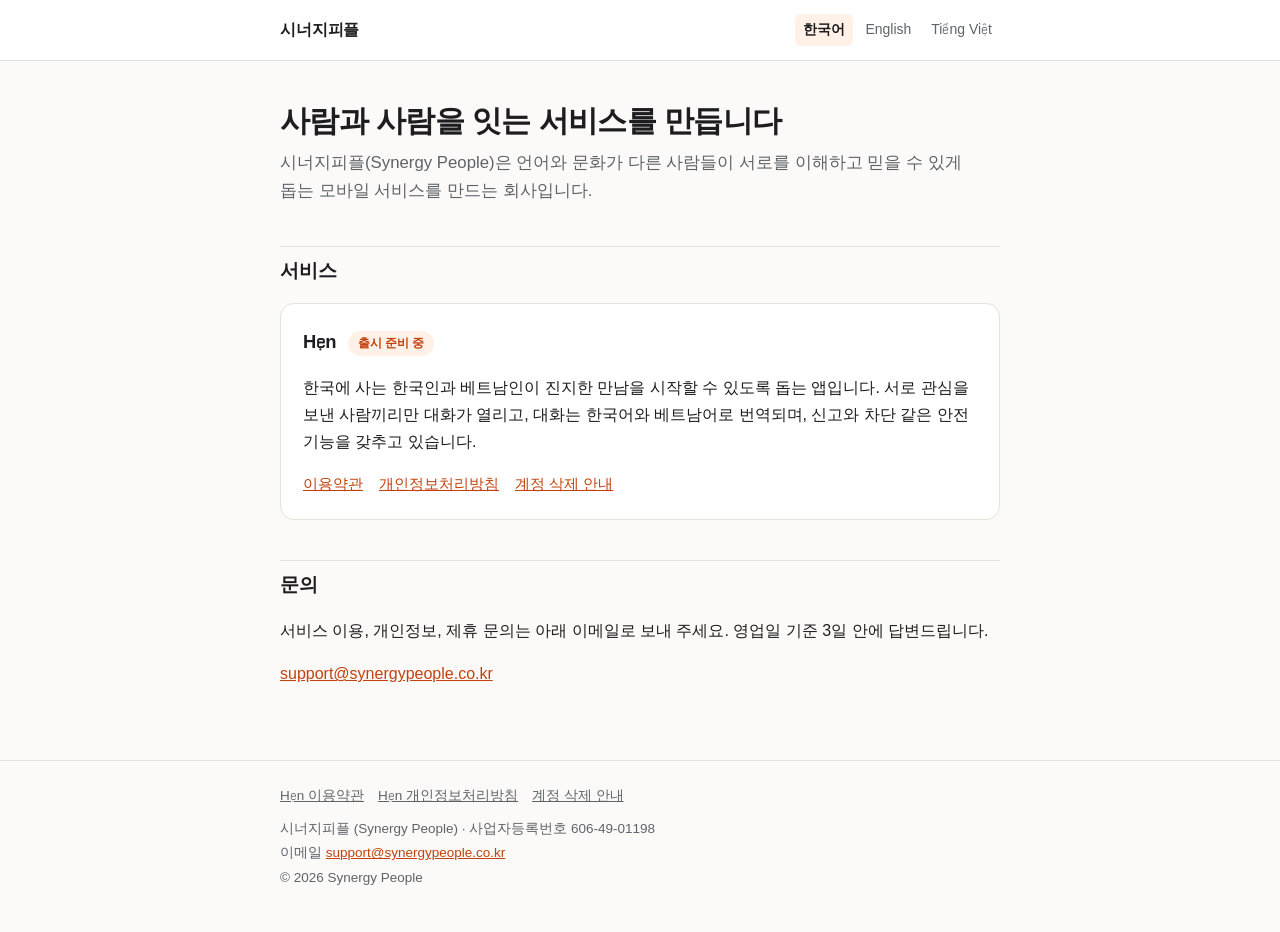
<file: index.html>
<!doctype html>
<html lang="ko">
<head>
<meta charset="utf-8">
<meta name="viewport" content="width=device-width, initial-scale=1">
<title>시너지피플 Synergy People</title>
<meta name="description" content="시너지피플은 사람과 사람을 잇는 모바일 서비스를 만듭니다.">
<link rel="stylesheet" href="/assets/style.css">
<link rel="alternate" hreflang="ko" href="https://synergypeople.co.kr/">
<link rel="alternate" hreflang="en" href="https://synergypeople.co.kr/en/">
<link rel="alternate" hreflang="vi" href="https://synergypeople.co.kr/vi/">
</head>
<body>
<header class="top"><div class="wrap">
  <a class="brand" href="/">시너지피플</a>
  <nav class="lang" aria-label="언어"><a href="/" aria-current="true">한국어</a><a href="/en/">English</a><a href="/vi/">Tiếng Việt</a></nav>
</div></header>

<main><div class="wrap">
  <h1>사람과 사람을 잇는 서비스를 만듭니다</h1>
  <p class="lead">시너지피플(Synergy People)은 언어와 문화가 다른 사람들이 서로를 이해하고 믿을 수 있게 돕는 모바일 서비스를 만드는 회사입니다.</p>

  <h2>서비스</h2>
  <div class="card">
    <h3>Hẹn <span class="tag">출시 준비 중</span></h3>
    <p>한국에 사는 한국인과 베트남인이 진지한 만남을 시작할 수 있도록 돕는 앱입니다. 서로 관심을 보낸 사람끼리만 대화가 열리고, 대화는 한국어와 베트남어로 번역되며, 신고와 차단 같은 안전 기능을 갖추고 있습니다.</p>
    <ul class="links">
      <li><a href="/hen/terms/">이용약관</a></li>
      <li><a href="/hen/privacy/">개인정보처리방침</a></li>
      <li><a href="/hen/delete-account/">계정 삭제 안내</a></li>
    </ul>
  </div>

  <h2>문의</h2>
  <p>서비스 이용, 개인정보, 제휴 문의는 아래 이메일로 보내 주세요. 영업일 기준 3일 안에 답변드립니다.</p>
  <p><a href="mailto:support@synergypeople.co.kr">support@synergypeople.co.kr</a></p>
</div></main>

<footer class="bottom"><div class="wrap">
  <nav><a href="/hen/terms/">Hẹn 이용약관</a><a href="/hen/privacy/">Hẹn 개인정보처리방침</a><a href="/hen/delete-account/">계정 삭제 안내</a></nav>
  <p>시너지피플 (Synergy People) · 사업자등록번호 606-49-01198</p>
  <p>이메일 <a href="mailto:support@synergypeople.co.kr">support@synergypeople.co.kr</a></p>
  <p>© 2026 Synergy People</p>
</div></footer>
</body>
</html>
</file>
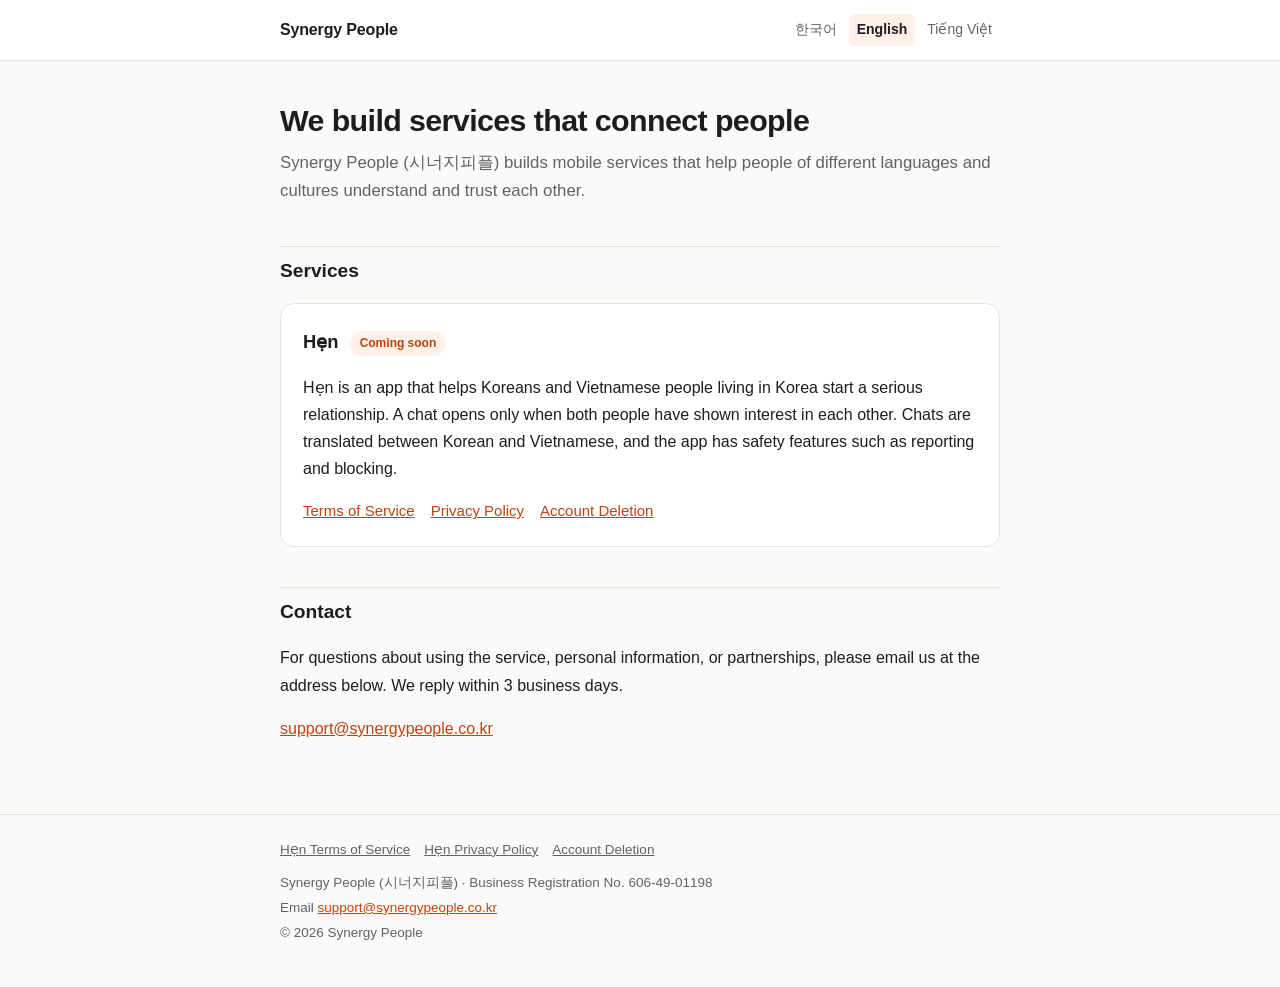
<file: en/index.html>
<!doctype html>
<html lang="en">
<head>
<meta charset="utf-8">
<meta name="viewport" content="width=device-width, initial-scale=1">
<title>Synergy People (시너지피플)</title>
<meta name="description" content="Synergy People builds mobile services that connect people with each other.">
<link rel="stylesheet" href="/assets/style.css">
<link rel="alternate" hreflang="ko" href="https://synergypeople.co.kr/">
<link rel="alternate" hreflang="en" href="https://synergypeople.co.kr/en/">
<link rel="alternate" hreflang="vi" href="https://synergypeople.co.kr/vi/">
</head>
<body>
<header class="top"><div class="wrap">
  <a class="brand" href="/en/">Synergy People</a>
  <nav class="lang" aria-label="Language"><a href="/">한국어</a><a href="/en/" aria-current="true">English</a><a href="/vi/">Tiếng Việt</a></nav>
</div></header>

<main><div class="wrap">
  <h1>We build services that connect people</h1>
  <p class="lead">Synergy People (시너지피플) builds mobile services that help people of different languages and cultures understand and trust each other.</p>

  <h2>Services</h2>
  <div class="card">
    <h3>Hẹn <span class="tag">Coming soon</span></h3>
    <p>Hẹn is an app that helps Koreans and Vietnamese people living in Korea start a serious relationship. A chat opens only when both people have shown interest in each other. Chats are translated between Korean and Vietnamese, and the app has safety features such as reporting and blocking.</p>
    <ul class="links">
      <li><a href="/hen/terms/en/">Terms of Service</a></li>
      <li><a href="/hen/privacy/en/">Privacy Policy</a></li>
      <li><a href="/hen/delete-account/en/">Account Deletion</a></li>
    </ul>
  </div>

  <h2>Contact</h2>
  <p>For questions about using the service, personal information, or partnerships, please email us at the address below. We reply within 3 business days.</p>
  <p><a href="mailto:support@synergypeople.co.kr">support@synergypeople.co.kr</a></p>
</div></main>

<footer class="bottom"><div class="wrap">
  <nav><a href="/hen/terms/en/">Hẹn Terms of Service</a><a href="/hen/privacy/en/">Hẹn Privacy Policy</a><a href="/hen/delete-account/en/">Account Deletion</a></nav>
  <p>Synergy People (시너지피플) · Business Registration No. 606-49-01198</p>
  <p>Email <a href="mailto:support@synergypeople.co.kr">support@synergypeople.co.kr</a></p>
  <p>© 2026 Synergy People</p>
</div></footer>
</body>
</html>
</file>
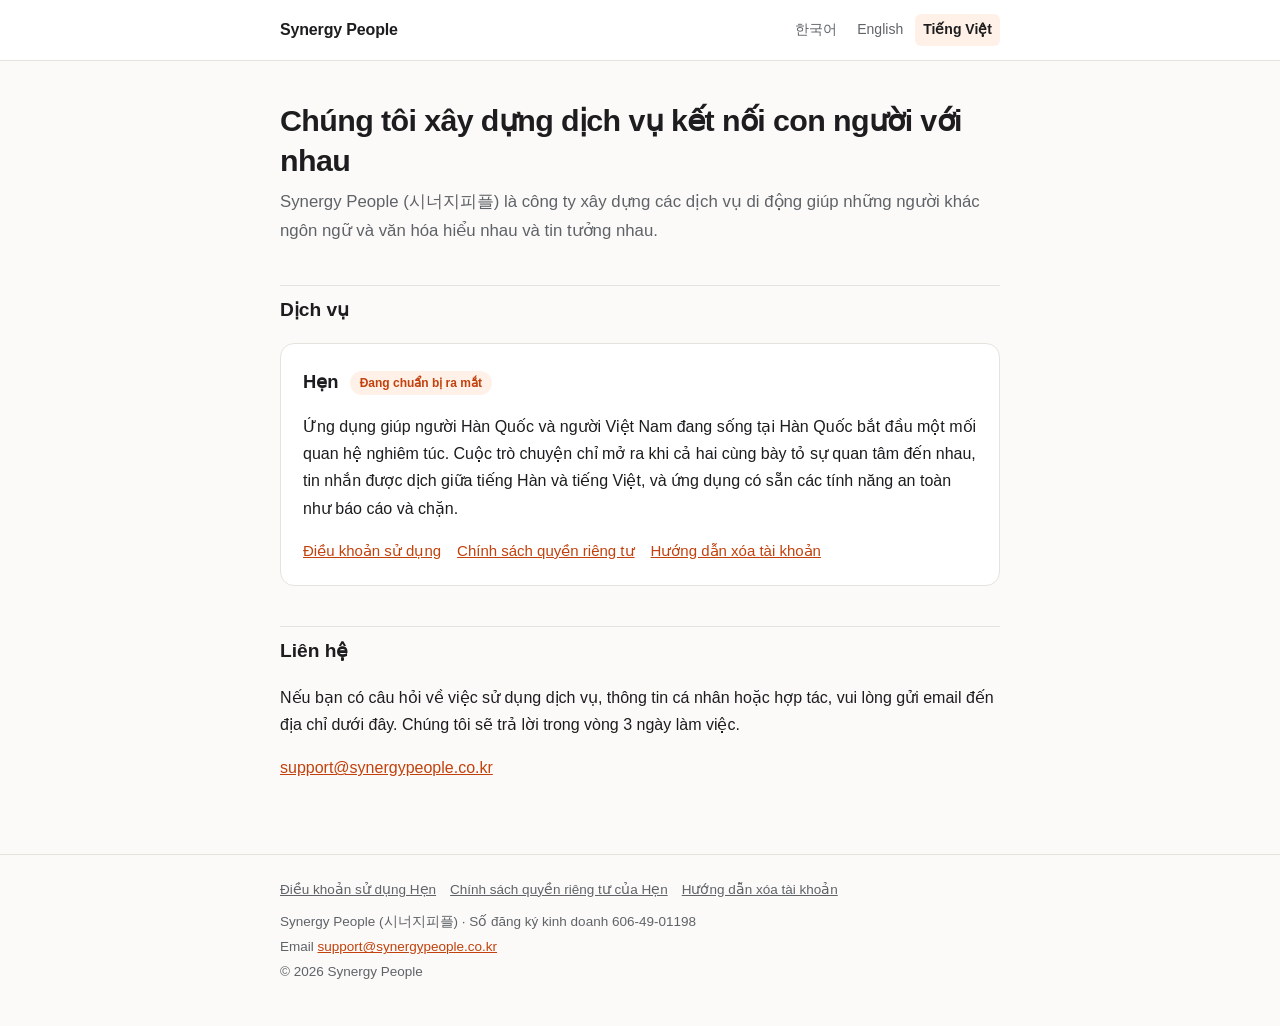
<file: vi/index.html>
<!doctype html>
<html lang="vi">
<head>
<meta charset="utf-8">
<meta name="viewport" content="width=device-width, initial-scale=1">
<title>Synergy People (시너지피플)</title>
<meta name="description" content="Synergy People xây dựng các dịch vụ di động kết nối con người với nhau.">
<link rel="stylesheet" href="/assets/style.css">
<link rel="alternate" hreflang="ko" href="https://synergypeople.co.kr/">
<link rel="alternate" hreflang="en" href="https://synergypeople.co.kr/en/">
<link rel="alternate" hreflang="vi" href="https://synergypeople.co.kr/vi/">
</head>
<body>
<header class="top"><div class="wrap">
  <a class="brand" href="/vi/">Synergy People</a>
  <nav class="lang" aria-label="Ngôn ngữ"><a href="/">한국어</a><a href="/en/">English</a><a href="/vi/" aria-current="true">Tiếng Việt</a></nav>
</div></header>

<main><div class="wrap">
  <h1>Chúng tôi xây dựng dịch vụ kết nối con người với nhau</h1>
  <p class="lead">Synergy People (시너지피플) là công ty xây dựng các dịch vụ di động giúp những người khác ngôn ngữ và văn hóa hiểu nhau và tin tưởng nhau.</p>

  <h2>Dịch vụ</h2>
  <div class="card">
    <h3>Hẹn <span class="tag">Đang chuẩn bị ra mắt</span></h3>
    <p>Ứng dụng giúp người Hàn Quốc và người Việt Nam đang sống tại Hàn Quốc bắt đầu một mối quan hệ nghiêm túc. Cuộc trò chuyện chỉ mở ra khi cả hai cùng bày tỏ sự quan tâm đến nhau, tin nhắn được dịch giữa tiếng Hàn và tiếng Việt, và ứng dụng có sẵn các tính năng an toàn như báo cáo và chặn.</p>
    <ul class="links">
      <li><a href="/hen/terms/vi/">Điều khoản sử dụng</a></li>
      <li><a href="/hen/privacy/vi/">Chính sách quyền riêng tư</a></li>
      <li><a href="/hen/delete-account/vi/">Hướng dẫn xóa tài khoản</a></li>
    </ul>
  </div>

  <h2>Liên hệ</h2>
  <p>Nếu bạn có câu hỏi về việc sử dụng dịch vụ, thông tin cá nhân hoặc hợp tác, vui lòng gửi email đến địa chỉ dưới đây. Chúng tôi sẽ trả lời trong vòng 3 ngày làm việc.</p>
  <p><a href="mailto:support@synergypeople.co.kr">support@synergypeople.co.kr</a></p>
</div></main>

<footer class="bottom"><div class="wrap">
  <nav><a href="/hen/terms/vi/">Điều khoản sử dụng Hẹn</a><a href="/hen/privacy/vi/">Chính sách quyền riêng tư của Hẹn</a><a href="/hen/delete-account/vi/">Hướng dẫn xóa tài khoản</a></nav>
  <p>Synergy People (시너지피플) · Số đăng ký kinh doanh 606-49-01198</p>
  <p>Email <a href="mailto:support@synergypeople.co.kr">support@synergypeople.co.kr</a></p>
  <p>© 2026 Synergy People</p>
</div></footer>
</body>
</html>
</file>
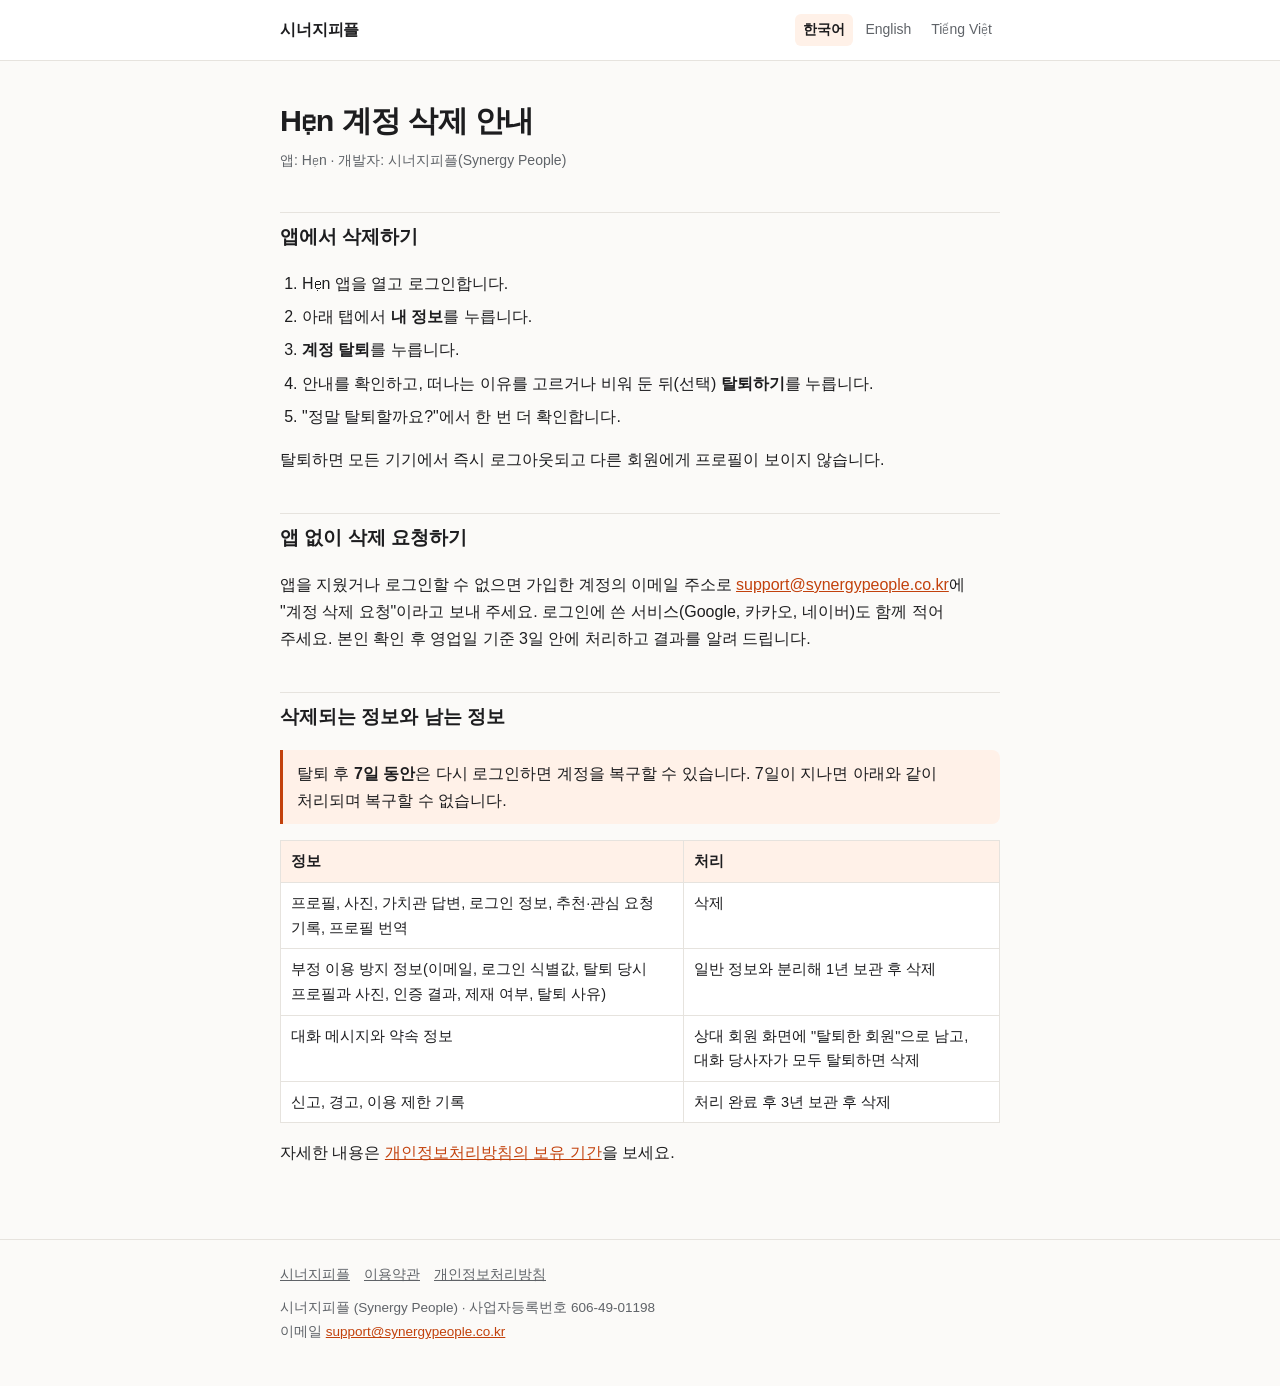
<file: hen/delete-account/index.html>
<!doctype html>
<html lang="ko">
<head>
<meta charset="utf-8">
<meta name="viewport" content="width=device-width, initial-scale=1">
<title>Hẹn 계정 삭제 안내</title>
<meta name="description" content="Hẹn 앱 계정과 데이터를 삭제하는 방법입니다.">
<link rel="stylesheet" href="/assets/style.css">
<link rel="alternate" hreflang="ko" href="https://synergypeople.co.kr/hen/delete-account/">
<link rel="alternate" hreflang="en" href="https://synergypeople.co.kr/hen/delete-account/en/">
<link rel="alternate" hreflang="vi" href="https://synergypeople.co.kr/hen/delete-account/vi/">
</head>
<body>
<header class="top"><div class="wrap">
  <a class="brand" href="/">시너지피플</a>
  <nav class="lang" aria-label="언어"><a href="/hen/delete-account/" aria-current="true">한국어</a><a href="/hen/delete-account/en/">English</a><a href="/hen/delete-account/vi/">Tiếng Việt</a></nav>
</div></header>

<main><div class="wrap">
  <h1>Hẹn 계정 삭제 안내</h1>
  <p class="meta">앱: Hẹn · 개발자: 시너지피플(Synergy People)</p>

  <h2>앱에서 삭제하기</h2>
  <ol class="steps">
    <li>Hẹn 앱을 열고 로그인합니다.</li>
    <li>아래 탭에서 <strong>내 정보</strong>를 누릅니다.</li>
    <li><strong>계정 탈퇴</strong>를 누릅니다.</li>
    <li>안내를 확인하고, 떠나는 이유를 고르거나 비워 둔 뒤(선택) <strong>탈퇴하기</strong>를 누릅니다.</li>
    <li>"정말 탈퇴할까요?"에서 한 번 더 확인합니다.</li>
  </ol>
  <p>탈퇴하면 모든 기기에서 즉시 로그아웃되고 다른 회원에게 프로필이 보이지 않습니다.</p>

  <h2>앱 없이 삭제 요청하기</h2>
  <p>앱을 지웠거나 로그인할 수 없으면 가입한 계정의 이메일 주소로 <a href="mailto:support@synergypeople.co.kr?subject=Hẹn%20계정%20삭제%20요청">support@synergypeople.co.kr</a>에 "계정 삭제 요청"이라고 보내 주세요. 로그인에 쓴 서비스(Google, 카카오, 네이버)도 함께 적어 주세요. 본인 확인 후 영업일 기준 3일 안에 처리하고 결과를 알려 드립니다.</p>

  <h2>삭제되는 정보와 남는 정보</h2>
  <div class="note">탈퇴 후 <strong>7일 동안</strong>은 다시 로그인하면 계정을 복구할 수 있습니다. 7일이 지나면 아래와 같이 처리되며 복구할 수 없습니다.</div>
  <div class="table-scroll"><table>
    <thead><tr><th>정보</th><th>처리</th></tr></thead>
    <tbody>
      <tr><td>프로필, 사진, 가치관 답변, 로그인 정보, 추천·관심 요청 기록, 프로필 번역</td><td>삭제</td></tr>
      <tr><td>부정 이용 방지 정보(이메일, 로그인 식별값, 탈퇴 당시 프로필과 사진, 인증 결과, 제재 여부, 탈퇴 사유)</td><td>일반 정보와 분리해 1년 보관 후 삭제</td></tr>
      <tr><td>대화 메시지와 약속 정보</td><td>상대 회원 화면에 "탈퇴한 회원"으로 남고, 대화 당사자가 모두 탈퇴하면 삭제</td></tr>
      <tr><td>신고, 경고, 이용 제한 기록</td><td>처리 완료 후 3년 보관 후 삭제</td></tr>
    </tbody>
  </table></div>
  <p>자세한 내용은 <a href="/hen/privacy/#s3">개인정보처리방침의 보유 기간</a>을 보세요.</p>
</div></main>

<footer class="bottom"><div class="wrap">
  <nav><a href="/">시너지피플</a><a href="/hen/terms/">이용약관</a><a href="/hen/privacy/">개인정보처리방침</a></nav>
  <p>시너지피플 (Synergy People) · 사업자등록번호 606-49-01198</p>
  <p>이메일 <a href="mailto:support@synergypeople.co.kr">support@synergypeople.co.kr</a></p>
</div></footer>
</body>
</html>
</file>
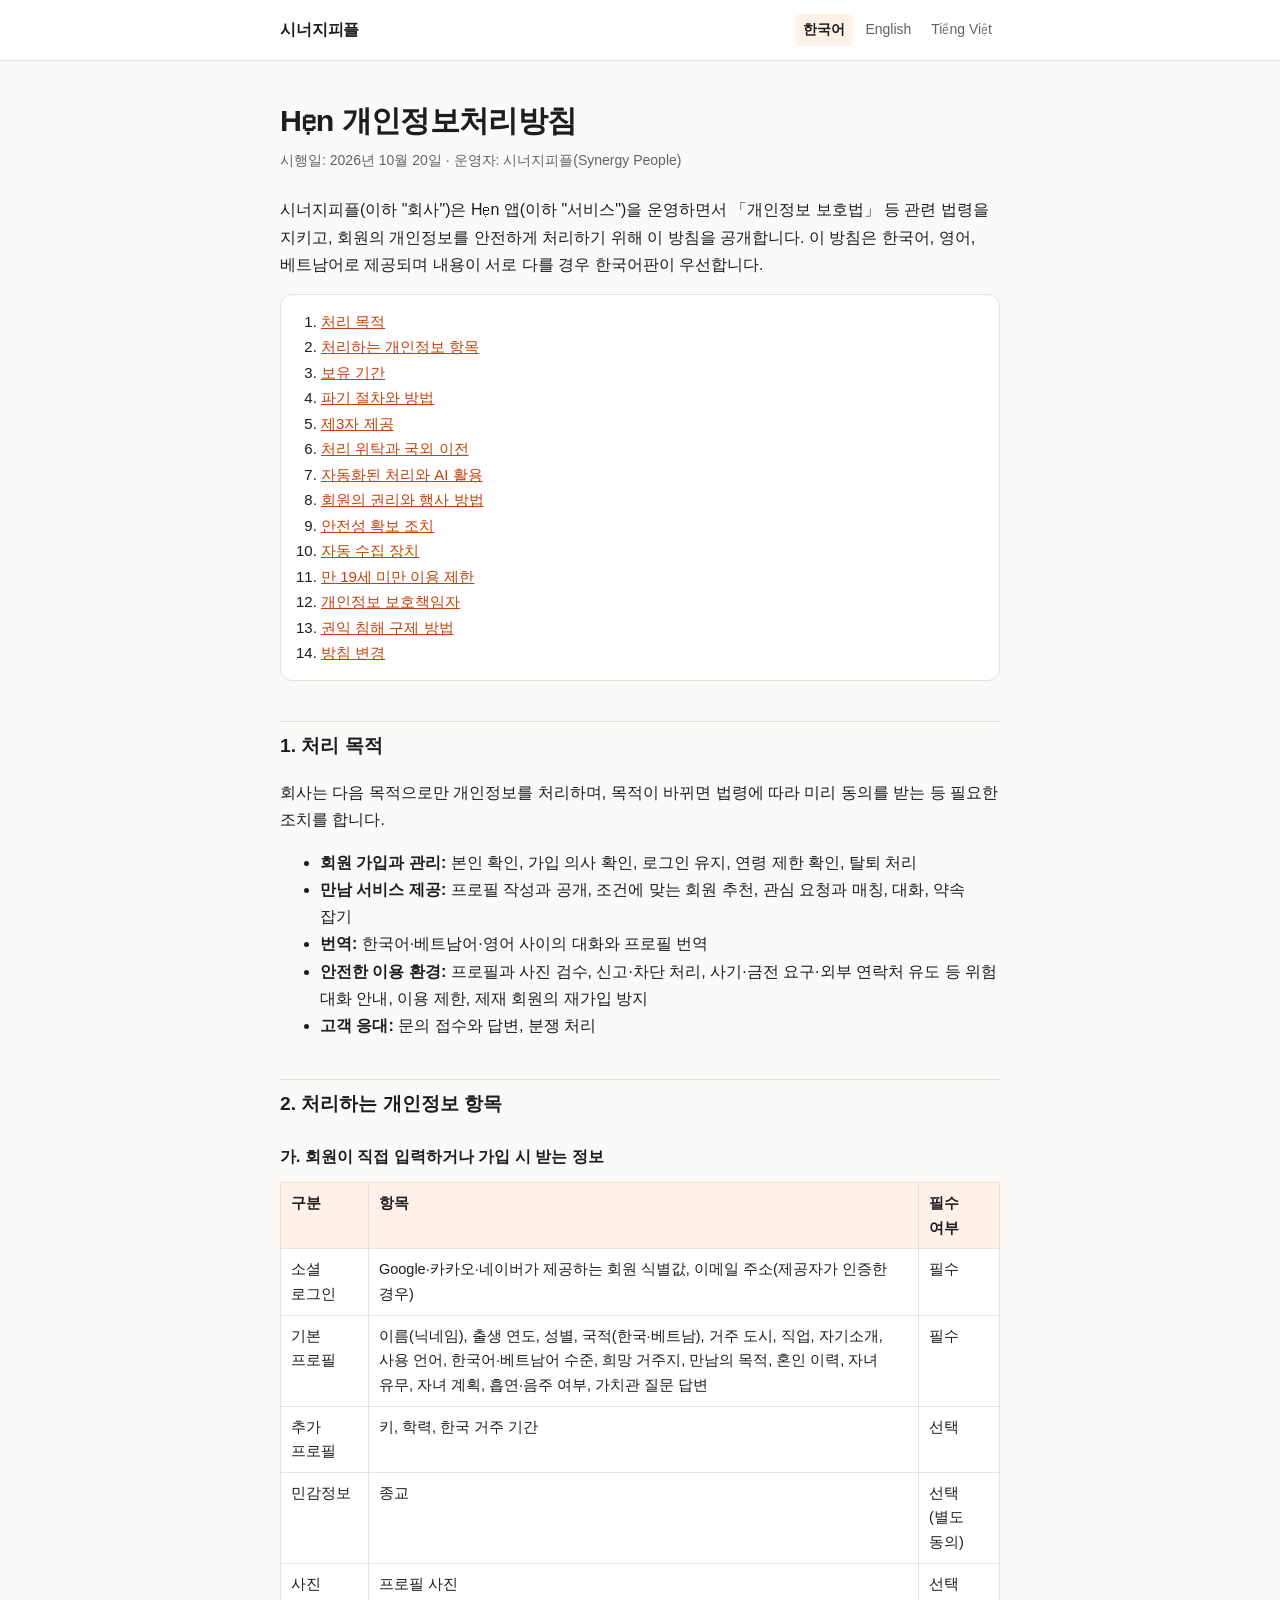
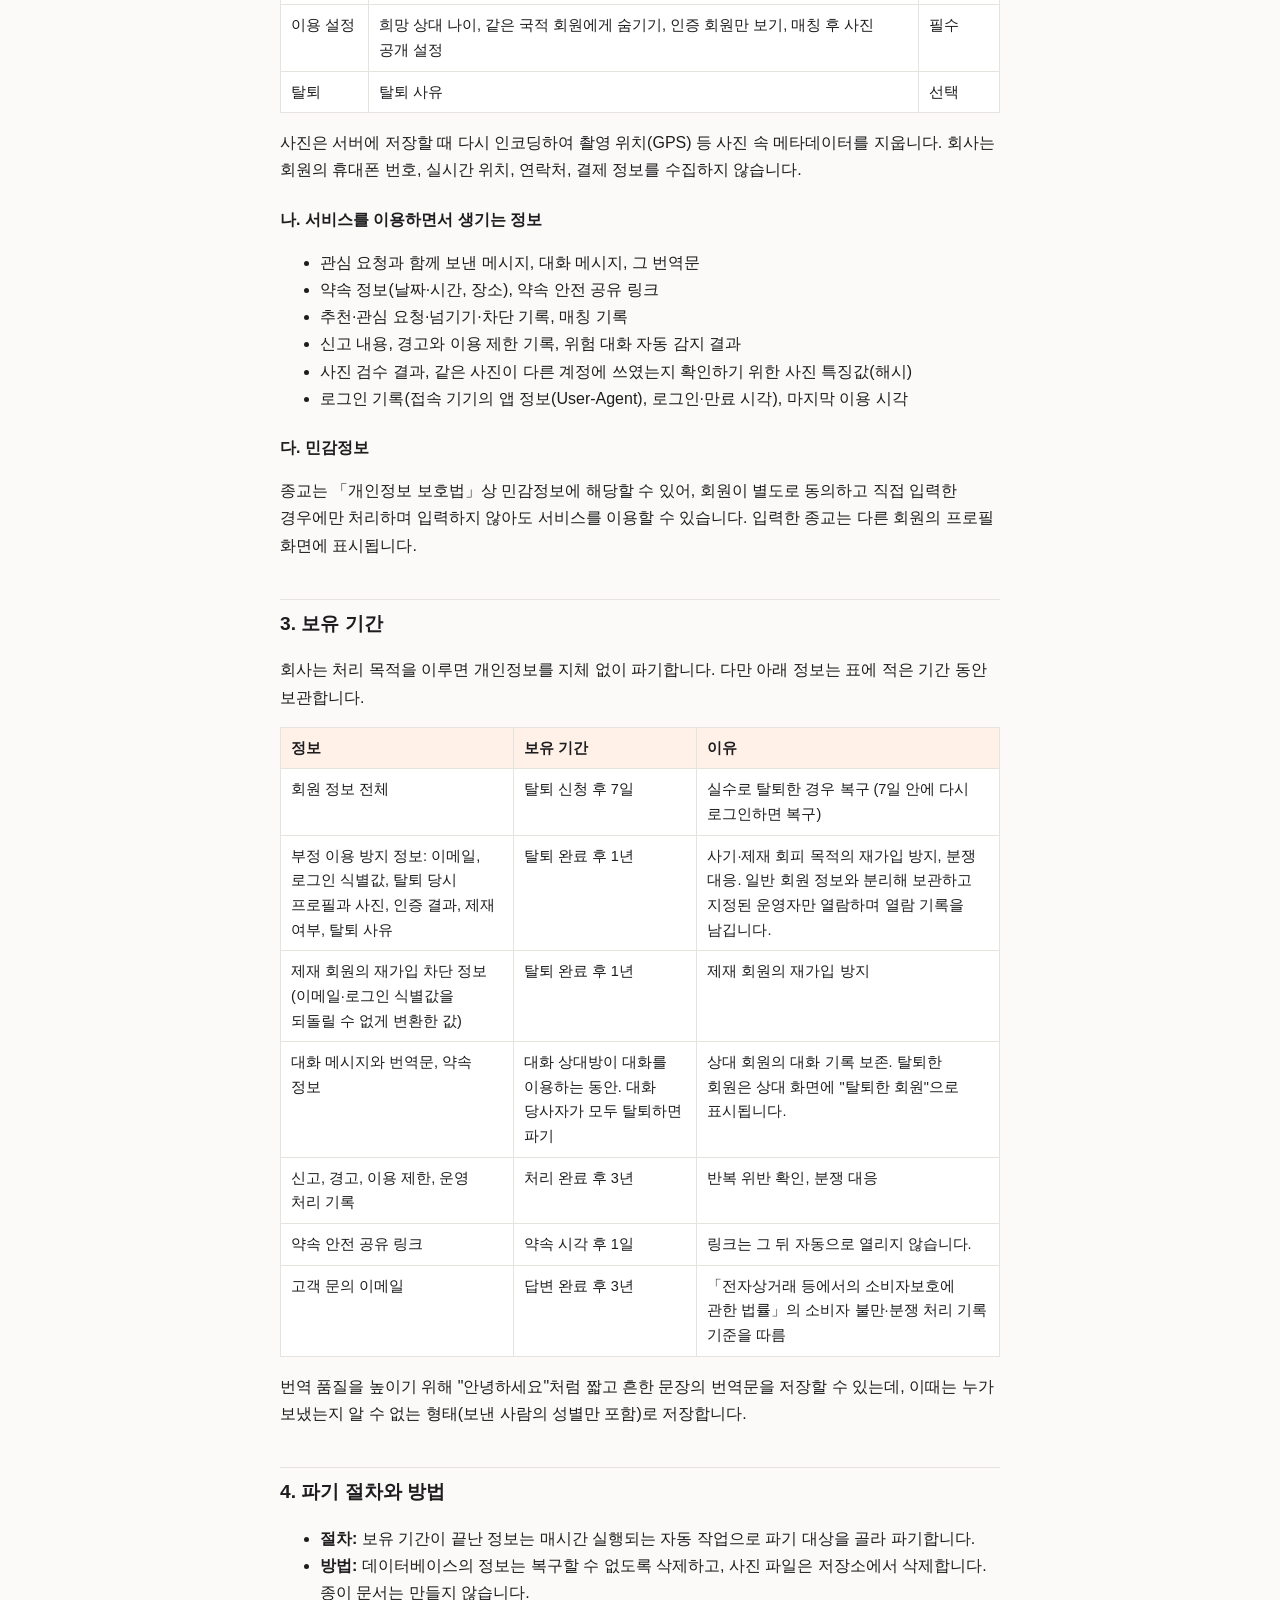
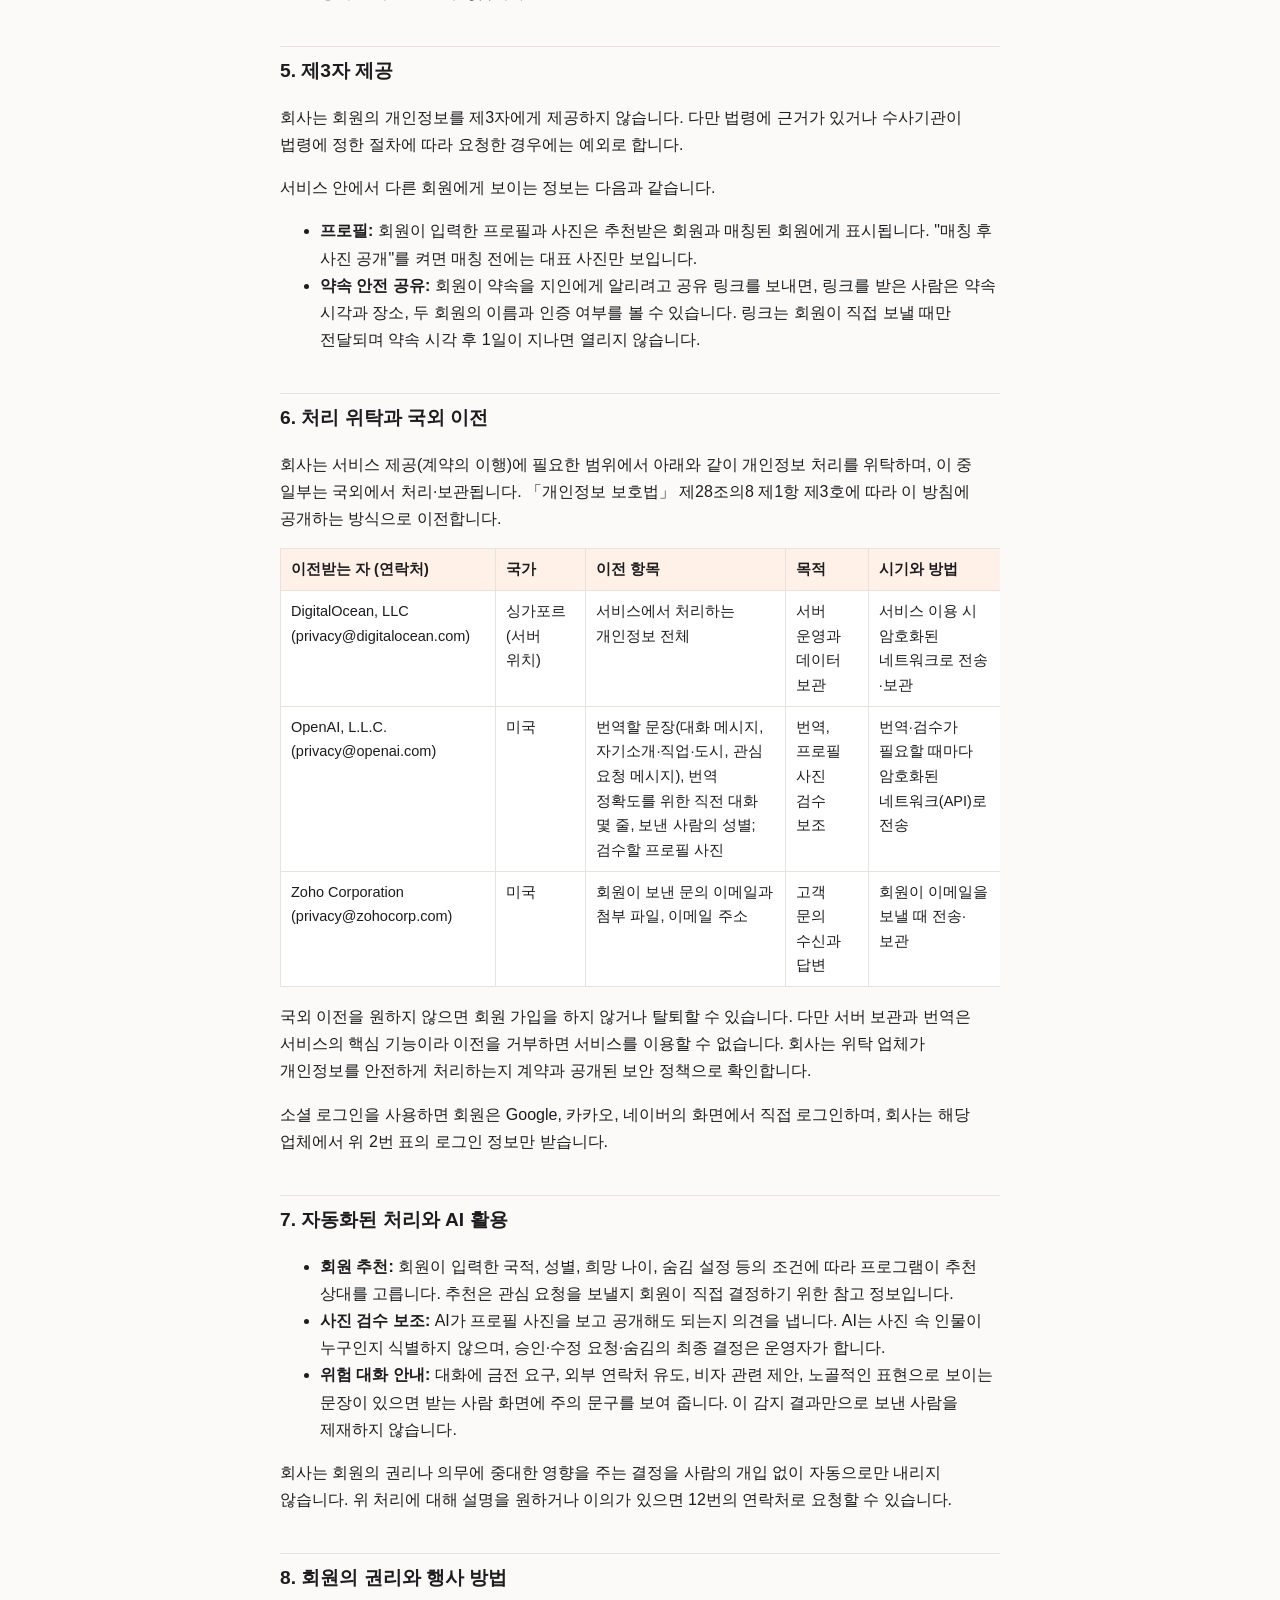
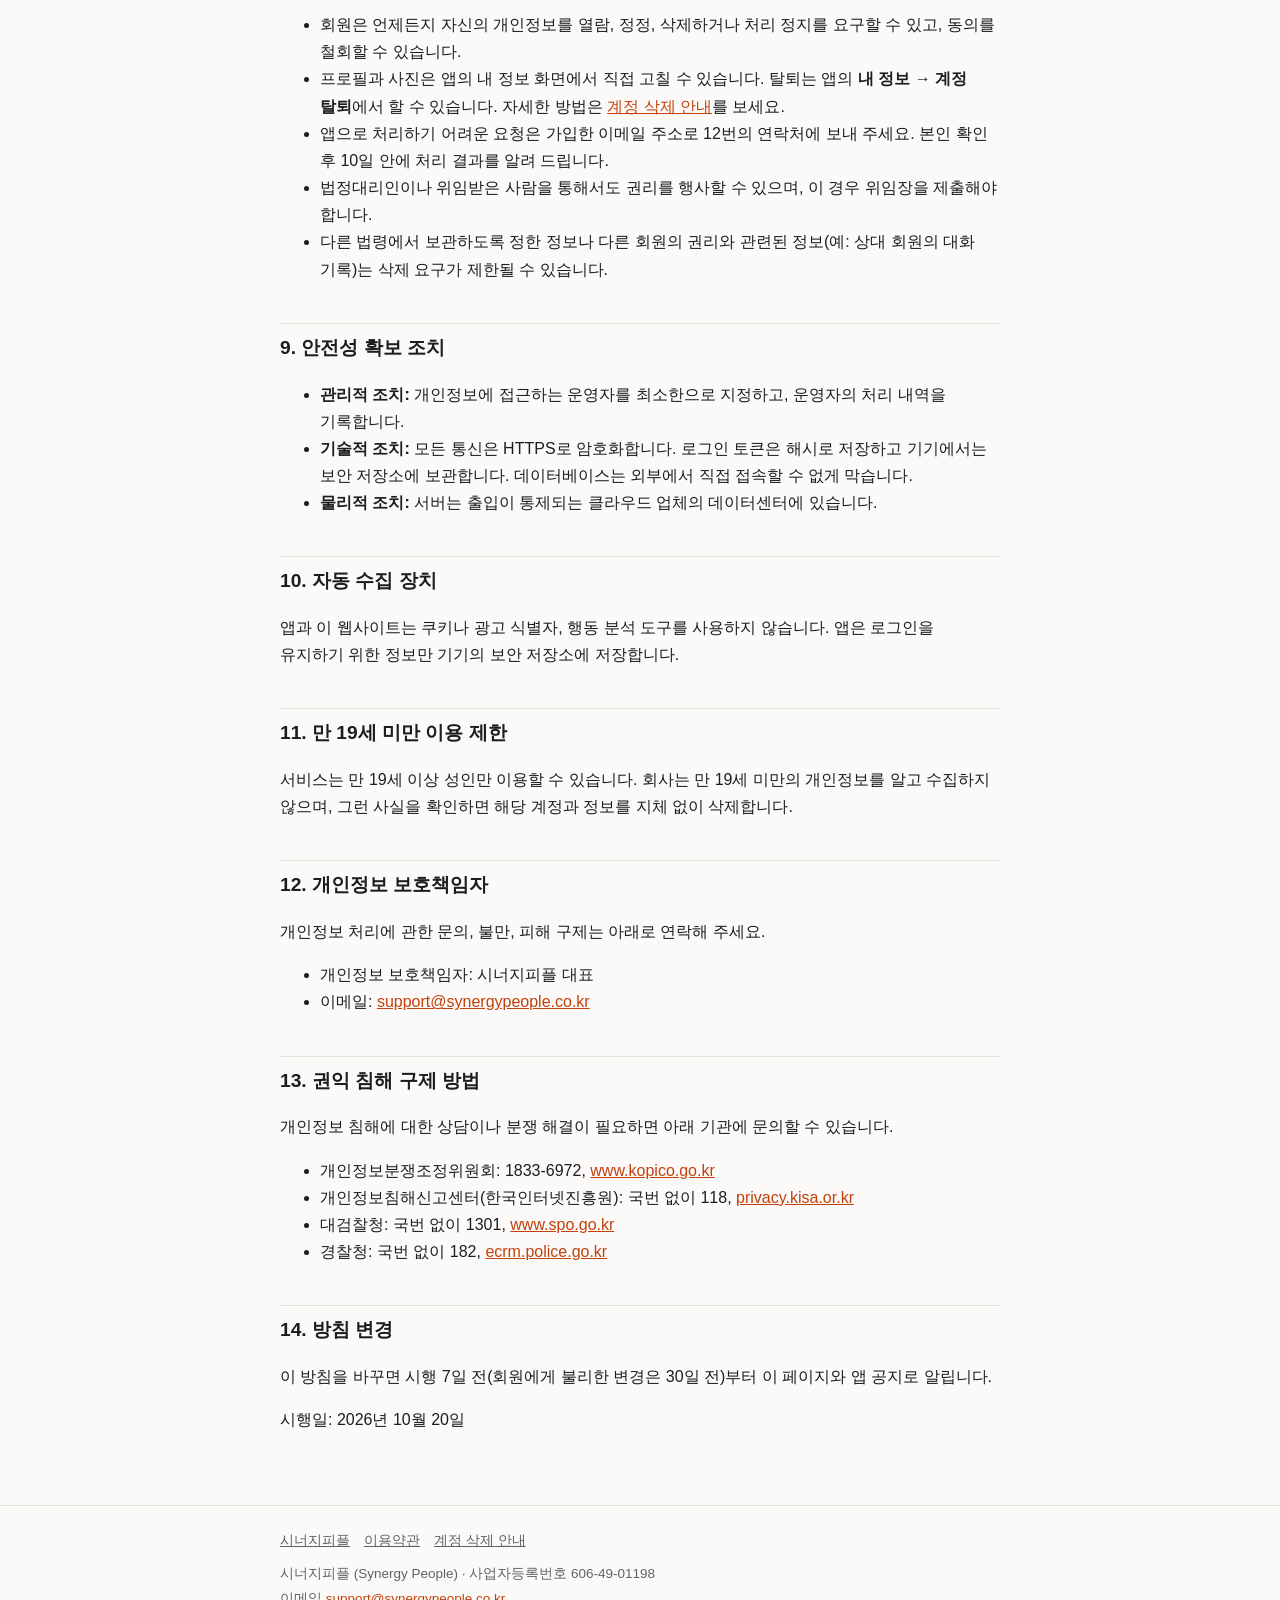
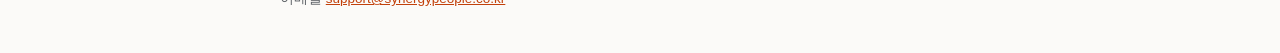
<file: hen/privacy/index.html>
<!doctype html>
<html lang="ko">
<head>
<meta charset="utf-8">
<meta name="viewport" content="width=device-width, initial-scale=1">
<title>Hẹn 개인정보처리방침</title>
<meta name="description" content="시너지피플이 운영하는 Hẹn 앱의 개인정보처리방침입니다.">
<link rel="stylesheet" href="/assets/style.css">
<link rel="alternate" hreflang="ko" href="https://synergypeople.co.kr/hen/privacy/">
<link rel="alternate" hreflang="en" href="https://synergypeople.co.kr/hen/privacy/en/">
<link rel="alternate" hreflang="vi" href="https://synergypeople.co.kr/hen/privacy/vi/">
</head>
<body>
<header class="top"><div class="wrap">
  <a class="brand" href="/">시너지피플</a>
  <nav class="lang" aria-label="언어"><a href="/hen/privacy/" aria-current="true">한국어</a><a href="/hen/privacy/en/">English</a><a href="/hen/privacy/vi/">Tiếng Việt</a></nav>
</div></header>

<main><div class="wrap">
  <h1>Hẹn 개인정보처리방침</h1>
  <p class="meta">시행일: 2026년 10월 20일 · 운영자: 시너지피플(Synergy People)</p>

  <p>시너지피플(이하 "회사")은 Hẹn 앱(이하 "서비스")을 운영하면서 「개인정보 보호법」 등 관련 법령을 지키고, 회원의 개인정보를 안전하게 처리하기 위해 이 방침을 공개합니다. 이 방침은 한국어, 영어, 베트남어로 제공되며 내용이 서로 다를 경우 한국어판이 우선합니다.</p>

  <nav class="toc" aria-label="목차"><ol>
    <li><a href="#s1">처리 목적</a></li>
    <li><a href="#s2">처리하는 개인정보 항목</a></li>
    <li><a href="#s3">보유 기간</a></li>
    <li><a href="#s4">파기 절차와 방법</a></li>
    <li><a href="#s5">제3자 제공</a></li>
    <li><a href="#s6">처리 위탁과 국외 이전</a></li>
    <li><a href="#s7">자동화된 처리와 AI 활용</a></li>
    <li><a href="#s8">회원의 권리와 행사 방법</a></li>
    <li><a href="#s9">안전성 확보 조치</a></li>
    <li><a href="#s10">자동 수집 장치</a></li>
    <li><a href="#s11">만 19세 미만 이용 제한</a></li>
    <li><a href="#s12">개인정보 보호책임자</a></li>
    <li><a href="#s13">권익 침해 구제 방법</a></li>
    <li><a href="#s14">방침 변경</a></li>
  </ol></nav>

  <h2 id="s1">1. 처리 목적</h2>
  <p>회사는 다음 목적으로만 개인정보를 처리하며, 목적이 바뀌면 법령에 따라 미리 동의를 받는 등 필요한 조치를 합니다.</p>
  <ul>
    <li><strong>회원 가입과 관리:</strong> 본인 확인, 가입 의사 확인, 로그인 유지, 연령 제한 확인, 탈퇴 처리</li>
    <li><strong>만남 서비스 제공:</strong> 프로필 작성과 공개, 조건에 맞는 회원 추천, 관심 요청과 매칭, 대화, 약속 잡기</li>
    <li><strong>번역:</strong> 한국어·베트남어·영어 사이의 대화와 프로필 번역</li>
    <li><strong>안전한 이용 환경:</strong> 프로필과 사진 검수, 신고·차단 처리, 사기·금전 요구·외부 연락처 유도 등 위험 대화 안내, 이용 제한, 제재 회원의 재가입 방지</li>
    <li><strong>고객 응대:</strong> 문의 접수와 답변, 분쟁 처리</li>
  </ul>

  <h2 id="s2">2. 처리하는 개인정보 항목</h2>
  <h3>가. 회원이 직접 입력하거나 가입 시 받는 정보</h3>
  <div class="table-scroll"><table>
    <thead><tr><th>구분</th><th>항목</th><th>필수 여부</th></tr></thead>
    <tbody>
      <tr><td>소셜 로그인</td><td>Google·카카오·네이버가 제공하는 회원 식별값, 이메일 주소(제공자가 인증한 경우)</td><td>필수</td></tr>
      <tr><td>기본 프로필</td><td>이름(닉네임), 출생 연도, 성별, 국적(한국·베트남), 거주 도시, 직업, 자기소개, 사용 언어, 한국어·베트남어 수준, 희망 거주지, 만남의 목적, 혼인 이력, 자녀 유무, 자녀 계획, 흡연·음주 여부, 가치관 질문 답변</td><td>필수</td></tr>
      <tr><td>추가 프로필</td><td>키, 학력, 한국 거주 기간</td><td>선택</td></tr>
      <tr><td>민감정보</td><td>종교</td><td>선택(별도 동의)</td></tr>
      <tr><td>사진</td><td>프로필 사진</td><td>선택</td></tr>
      <tr><td>이용 설정</td><td>희망 상대 나이, 같은 국적 회원에게 숨기기, 인증 회원만 보기, 매칭 후 사진 공개 설정</td><td>필수</td></tr>
      <tr><td>탈퇴</td><td>탈퇴 사유</td><td>선택</td></tr>
    </tbody>
  </table></div>
  <p>사진은 서버에 저장할 때 다시 인코딩하여 촬영 위치(GPS) 등 사진 속 메타데이터를 지웁니다. 회사는 회원의 휴대폰 번호, 실시간 위치, 연락처, 결제 정보를 수집하지 않습니다.</p>

  <h3>나. 서비스를 이용하면서 생기는 정보</h3>
  <ul>
    <li>관심 요청과 함께 보낸 메시지, 대화 메시지, 그 번역문</li>
    <li>약속 정보(날짜·시간, 장소), 약속 안전 공유 링크</li>
    <li>추천·관심 요청·넘기기·차단 기록, 매칭 기록</li>
    <li>신고 내용, 경고와 이용 제한 기록, 위험 대화 자동 감지 결과</li>
    <li>사진 검수 결과, 같은 사진이 다른 계정에 쓰였는지 확인하기 위한 사진 특징값(해시)</li>
    <li>로그인 기록(접속 기기의 앱 정보(User-Agent), 로그인·만료 시각), 마지막 이용 시각</li>
  </ul>

  <h3>다. 민감정보</h3>
  <p>종교는 「개인정보 보호법」상 민감정보에 해당할 수 있어, 회원이 별도로 동의하고 직접 입력한 경우에만 처리하며 입력하지 않아도 서비스를 이용할 수 있습니다. 입력한 종교는 다른 회원의 프로필 화면에 표시됩니다.</p>

  <h2 id="s3">3. 보유 기간</h2>
  <p>회사는 처리 목적을 이루면 개인정보를 지체 없이 파기합니다. 다만 아래 정보는 표에 적은 기간 동안 보관합니다.</p>
  <div class="table-scroll"><table>
    <thead><tr><th>정보</th><th>보유 기간</th><th>이유</th></tr></thead>
    <tbody>
      <tr><td>회원 정보 전체</td><td>탈퇴 신청 후 7일</td><td>실수로 탈퇴한 경우 복구 (7일 안에 다시 로그인하면 복구)</td></tr>
      <tr><td>부정 이용 방지 정보: 이메일, 로그인 식별값, 탈퇴 당시 프로필과 사진, 인증 결과, 제재 여부, 탈퇴 사유</td><td>탈퇴 완료 후 1년</td><td>사기·제재 회피 목적의 재가입 방지, 분쟁 대응. 일반 회원 정보와 분리해 보관하고 지정된 운영자만 열람하며 열람 기록을 남깁니다.</td></tr>
      <tr><td>제재 회원의 재가입 차단 정보(이메일·로그인 식별값을 되돌릴 수 없게 변환한 값)</td><td>탈퇴 완료 후 1년</td><td>제재 회원의 재가입 방지</td></tr>
      <tr><td>대화 메시지와 번역문, 약속 정보</td><td>대화 상대방이 대화를 이용하는 동안. 대화 당사자가 모두 탈퇴하면 파기</td><td>상대 회원의 대화 기록 보존. 탈퇴한 회원은 상대 화면에 "탈퇴한 회원"으로 표시됩니다.</td></tr>
      <tr><td>신고, 경고, 이용 제한, 운영 처리 기록</td><td>처리 완료 후 3년</td><td>반복 위반 확인, 분쟁 대응</td></tr>
      <tr><td>약속 안전 공유 링크</td><td>약속 시각 후 1일</td><td>링크는 그 뒤 자동으로 열리지 않습니다.</td></tr>
      <tr><td>고객 문의 이메일</td><td>답변 완료 후 3년</td><td>「전자상거래 등에서의 소비자보호에 관한 법률」의 소비자 불만·분쟁 처리 기록 기준을 따름</td></tr>
    </tbody>
  </table></div>
  <p>번역 품질을 높이기 위해 "안녕하세요"처럼 짧고 흔한 문장의 번역문을 저장할 수 있는데, 이때는 누가 보냈는지 알 수 없는 형태(보낸 사람의 성별만 포함)로 저장합니다.</p>

  <h2 id="s4">4. 파기 절차와 방법</h2>
  <ul>
    <li><strong>절차:</strong> 보유 기간이 끝난 정보는 매시간 실행되는 자동 작업으로 파기 대상을 골라 파기합니다.</li>
    <li><strong>방법:</strong> 데이터베이스의 정보는 복구할 수 없도록 삭제하고, 사진 파일은 저장소에서 삭제합니다. 종이 문서는 만들지 않습니다.</li>
  </ul>

  <h2 id="s5">5. 제3자 제공</h2>
  <p>회사는 회원의 개인정보를 제3자에게 제공하지 않습니다. 다만 법령에 근거가 있거나 수사기관이 법령에 정한 절차에 따라 요청한 경우에는 예외로 합니다.</p>
  <p>서비스 안에서 다른 회원에게 보이는 정보는 다음과 같습니다.</p>
  <ul>
    <li><strong>프로필:</strong> 회원이 입력한 프로필과 사진은 추천받은 회원과 매칭된 회원에게 표시됩니다. "매칭 후 사진 공개"를 켜면 매칭 전에는 대표 사진만 보입니다.</li>
    <li><strong>약속 안전 공유:</strong> 회원이 약속을 지인에게 알리려고 공유 링크를 보내면, 링크를 받은 사람은 약속 시각과 장소, 두 회원의 이름과 인증 여부를 볼 수 있습니다. 링크는 회원이 직접 보낼 때만 전달되며 약속 시각 후 1일이 지나면 열리지 않습니다.</li>
  </ul>

  <h2 id="s6">6. 처리 위탁과 국외 이전</h2>
  <p>회사는 서비스 제공(계약의 이행)에 필요한 범위에서 아래와 같이 개인정보 처리를 위탁하며, 이 중 일부는 국외에서 처리·보관됩니다. 「개인정보 보호법」 제28조의8 제1항 제3호에 따라 이 방침에 공개하는 방식으로 이전합니다.</p>
  <div class="table-scroll"><table class="wide">
    <thead><tr><th>이전받는 자 (연락처)</th><th>국가</th><th>이전 항목</th><th>목적</th><th>시기와 방법</th><th>보유 기간</th></tr></thead>
    <tbody>
      <tr>
        <td>DigitalOcean, LLC (privacy@digitalocean.com)</td>
        <td>싱가포르 (서버 위치)</td>
        <td>서비스에서 처리하는 개인정보 전체</td>
        <td>서버 운영과 데이터 보관</td>
        <td>서비스 이용 시 암호화된 네트워크로 전송·보관</td>
        <td>3번의 보유 기간 또는 위탁 계약 종료 시까지</td>
      </tr>
      <tr>
        <td>OpenAI, L.L.C. (privacy@openai.com)</td>
        <td>미국</td>
        <td>번역할 문장(대화 메시지, 자기소개·직업·도시, 관심 요청 메시지), 번역 정확도를 위한 직전 대화 몇 줄, 보낸 사람의 성별; 검수할 프로필 사진</td>
        <td>번역, 프로필 사진 검수 보조</td>
        <td>번역·검수가 필요할 때마다 암호화된 네트워크(API)로 전송</td>
        <td>OpenAI는 API로 받은 데이터를 모델 학습에 쓰지 않으며, 남용 감시를 위해 최대 30일 보관한 뒤 삭제합니다.</td>
      </tr>
      <tr>
        <td>Zoho Corporation (privacy@zohocorp.com)</td>
        <td>미국</td>
        <td>회원이 보낸 문의 이메일과 첨부 파일, 이메일 주소</td>
        <td>고객 문의 수신과 답변</td>
        <td>회원이 이메일을 보낼 때 전송·보관</td>
        <td>3번의 보유 기간까지</td>
      </tr>
    </tbody>
  </table></div>
  <p>국외 이전을 원하지 않으면 회원 가입을 하지 않거나 탈퇴할 수 있습니다. 다만 서버 보관과 번역은 서비스의 핵심 기능이라 이전을 거부하면 서비스를 이용할 수 없습니다. 회사는 위탁 업체가 개인정보를 안전하게 처리하는지 계약과 공개된 보안 정책으로 확인합니다.</p>
  <p>소셜 로그인을 사용하면 회원은 Google, 카카오, 네이버의 화면에서 직접 로그인하며, 회사는 해당 업체에서 위 2번 표의 로그인 정보만 받습니다.</p>

  <h2 id="s7">7. 자동화된 처리와 AI 활용</h2>
  <ul>
    <li><strong>회원 추천:</strong> 회원이 입력한 국적, 성별, 희망 나이, 숨김 설정 등의 조건에 따라 프로그램이 추천 상대를 고릅니다. 추천은 관심 요청을 보낼지 회원이 직접 결정하기 위한 참고 정보입니다.</li>
    <li><strong>사진 검수 보조:</strong> AI가 프로필 사진을 보고 공개해도 되는지 의견을 냅니다. AI는 사진 속 인물이 누구인지 식별하지 않으며, 승인·수정 요청·숨김의 최종 결정은 운영자가 합니다.</li>
    <li><strong>위험 대화 안내:</strong> 대화에 금전 요구, 외부 연락처 유도, 비자 관련 제안, 노골적인 표현으로 보이는 문장이 있으면 받는 사람 화면에 주의 문구를 보여 줍니다. 이 감지 결과만으로 보낸 사람을 제재하지 않습니다.</li>
  </ul>
  <p>회사는 회원의 권리나 의무에 중대한 영향을 주는 결정을 사람의 개입 없이 자동으로만 내리지 않습니다. 위 처리에 대해 설명을 원하거나 이의가 있으면 12번의 연락처로 요청할 수 있습니다.</p>

  <h2 id="s8">8. 회원의 권리와 행사 방법</h2>
  <ul>
    <li>회원은 언제든지 자신의 개인정보를 열람, 정정, 삭제하거나 처리 정지를 요구할 수 있고, 동의를 철회할 수 있습니다.</li>
    <li>프로필과 사진은 앱의 내 정보 화면에서 직접 고칠 수 있습니다. 탈퇴는 앱의 <strong>내 정보 → 계정 탈퇴</strong>에서 할 수 있습니다. 자세한 방법은 <a href="/hen/delete-account/">계정 삭제 안내</a>를 보세요.</li>
    <li>앱으로 처리하기 어려운 요청은 가입한 이메일 주소로 12번의 연락처에 보내 주세요. 본인 확인 후 10일 안에 처리 결과를 알려 드립니다.</li>
    <li>법정대리인이나 위임받은 사람을 통해서도 권리를 행사할 수 있으며, 이 경우 위임장을 제출해야 합니다.</li>
    <li>다른 법령에서 보관하도록 정한 정보나 다른 회원의 권리와 관련된 정보(예: 상대 회원의 대화 기록)는 삭제 요구가 제한될 수 있습니다.</li>
  </ul>

  <h2 id="s9">9. 안전성 확보 조치</h2>
  <ul>
    <li><strong>관리적 조치:</strong> 개인정보에 접근하는 운영자를 최소한으로 지정하고, 운영자의 처리 내역을 기록합니다.</li>
    <li><strong>기술적 조치:</strong> 모든 통신은 HTTPS로 암호화합니다. 로그인 토큰은 해시로 저장하고 기기에서는 보안 저장소에 보관합니다. 데이터베이스는 외부에서 직접 접속할 수 없게 막습니다.</li>
    <li><strong>물리적 조치:</strong> 서버는 출입이 통제되는 클라우드 업체의 데이터센터에 있습니다.</li>
  </ul>

  <h2 id="s10">10. 자동 수집 장치</h2>
  <p>앱과 이 웹사이트는 쿠키나 광고 식별자, 행동 분석 도구를 사용하지 않습니다. 앱은 로그인을 유지하기 위한 정보만 기기의 보안 저장소에 저장합니다.</p>

  <h2 id="s11">11. 만 19세 미만 이용 제한</h2>
  <p>서비스는 만 19세 이상 성인만 이용할 수 있습니다. 회사는 만 19세 미만의 개인정보를 알고 수집하지 않으며, 그런 사실을 확인하면 해당 계정과 정보를 지체 없이 삭제합니다.</p>

  <h2 id="s12">12. 개인정보 보호책임자</h2>
  <p>개인정보 처리에 관한 문의, 불만, 피해 구제는 아래로 연락해 주세요.</p>
  <ul>
    <li>개인정보 보호책임자: 시너지피플 대표</li>
    <li>이메일: <a href="mailto:support@synergypeople.co.kr">support@synergypeople.co.kr</a></li>
  </ul>

  <h2 id="s13">13. 권익 침해 구제 방법</h2>
  <p>개인정보 침해에 대한 상담이나 분쟁 해결이 필요하면 아래 기관에 문의할 수 있습니다.</p>
  <ul>
    <li>개인정보분쟁조정위원회: 1833-6972, <a href="https://www.kopico.go.kr">www.kopico.go.kr</a></li>
    <li>개인정보침해신고센터(한국인터넷진흥원): 국번 없이 118, <a href="https://privacy.kisa.or.kr">privacy.kisa.or.kr</a></li>
    <li>대검찰청: 국번 없이 1301, <a href="https://www.spo.go.kr">www.spo.go.kr</a></li>
    <li>경찰청: 국번 없이 182, <a href="https://ecrm.police.go.kr">ecrm.police.go.kr</a></li>
  </ul>

  <h2 id="s14">14. 방침 변경</h2>
  <p>이 방침을 바꾸면 시행 7일 전(회원에게 불리한 변경은 30일 전)부터 이 페이지와 앱 공지로 알립니다.</p>
  <p>시행일: 2026년 10월 20일</p>
</div></main>

<footer class="bottom"><div class="wrap">
  <nav><a href="/">시너지피플</a><a href="/hen/terms/">이용약관</a><a href="/hen/delete-account/">계정 삭제 안내</a></nav>
  <p>시너지피플 (Synergy People) · 사업자등록번호 606-49-01198</p>
  <p>이메일 <a href="mailto:support@synergypeople.co.kr">support@synergypeople.co.kr</a></p>
</div></footer>
</body>
</html>
</file>
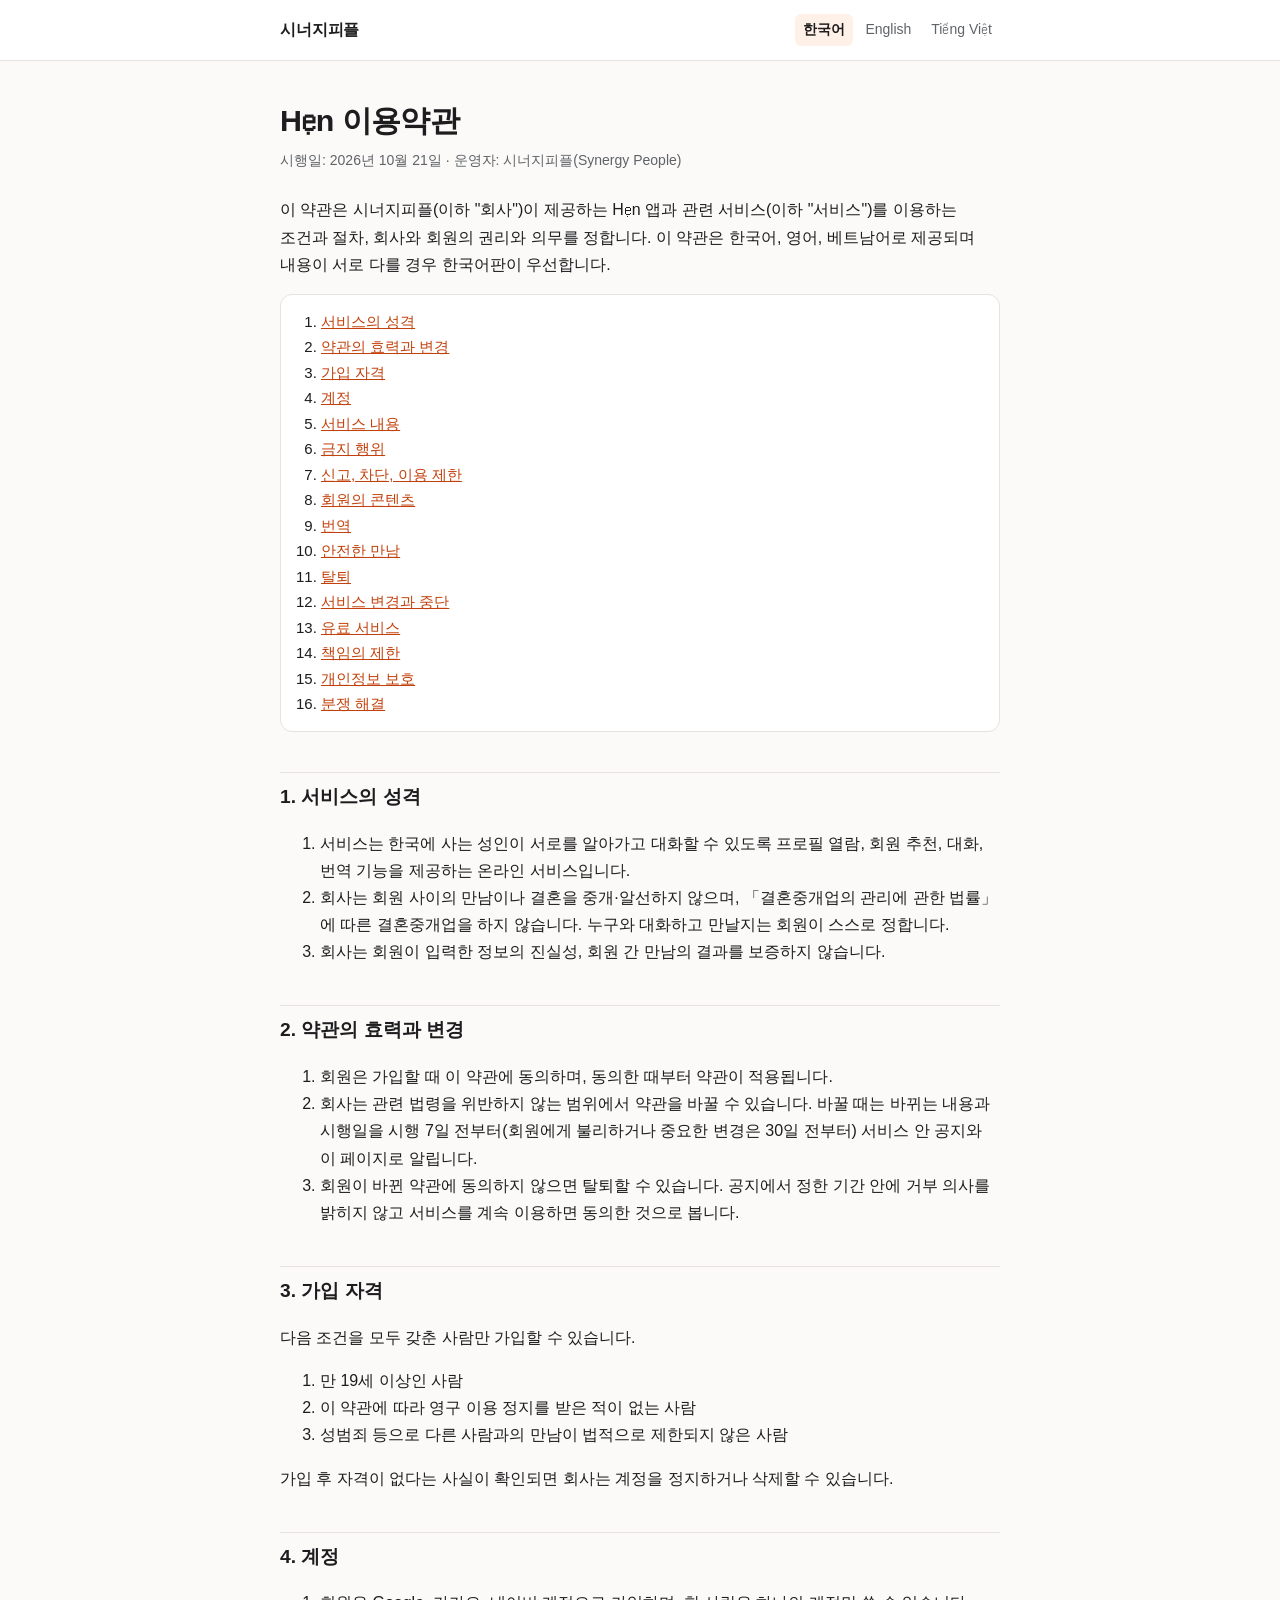
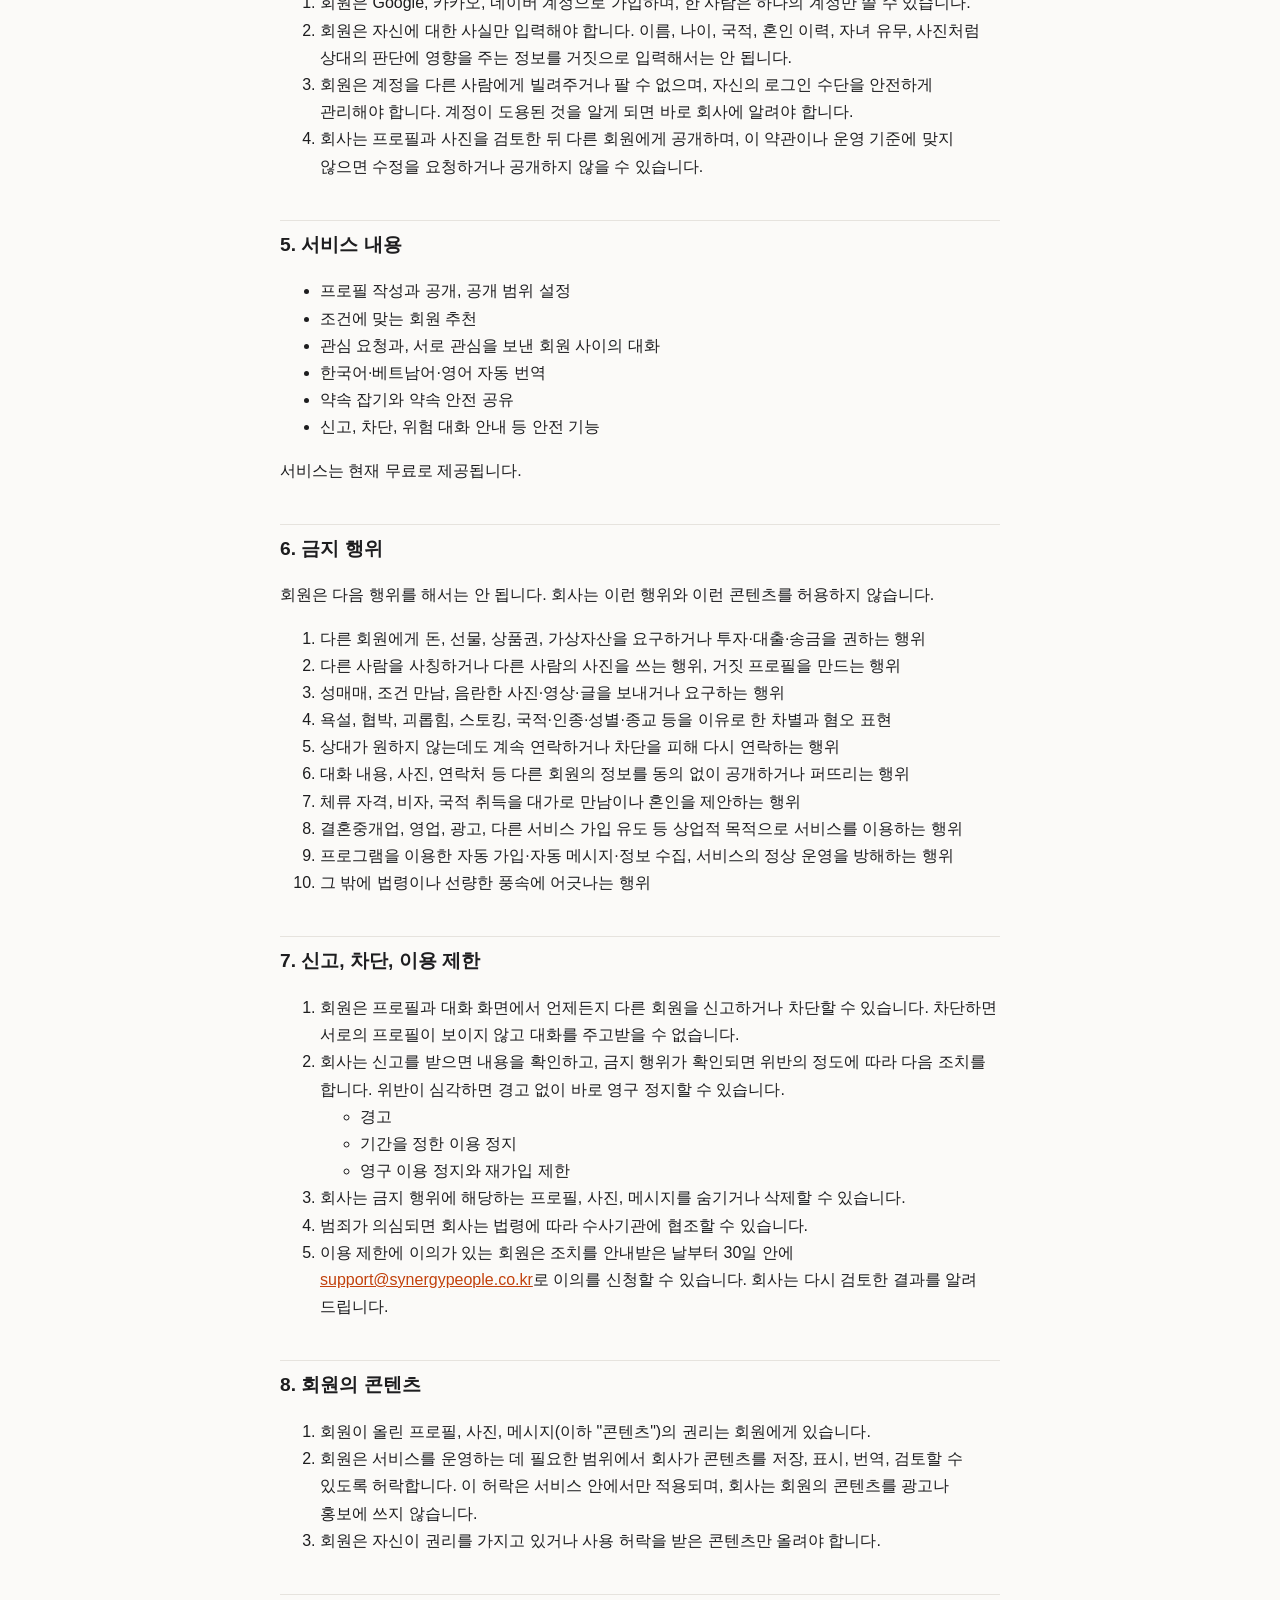
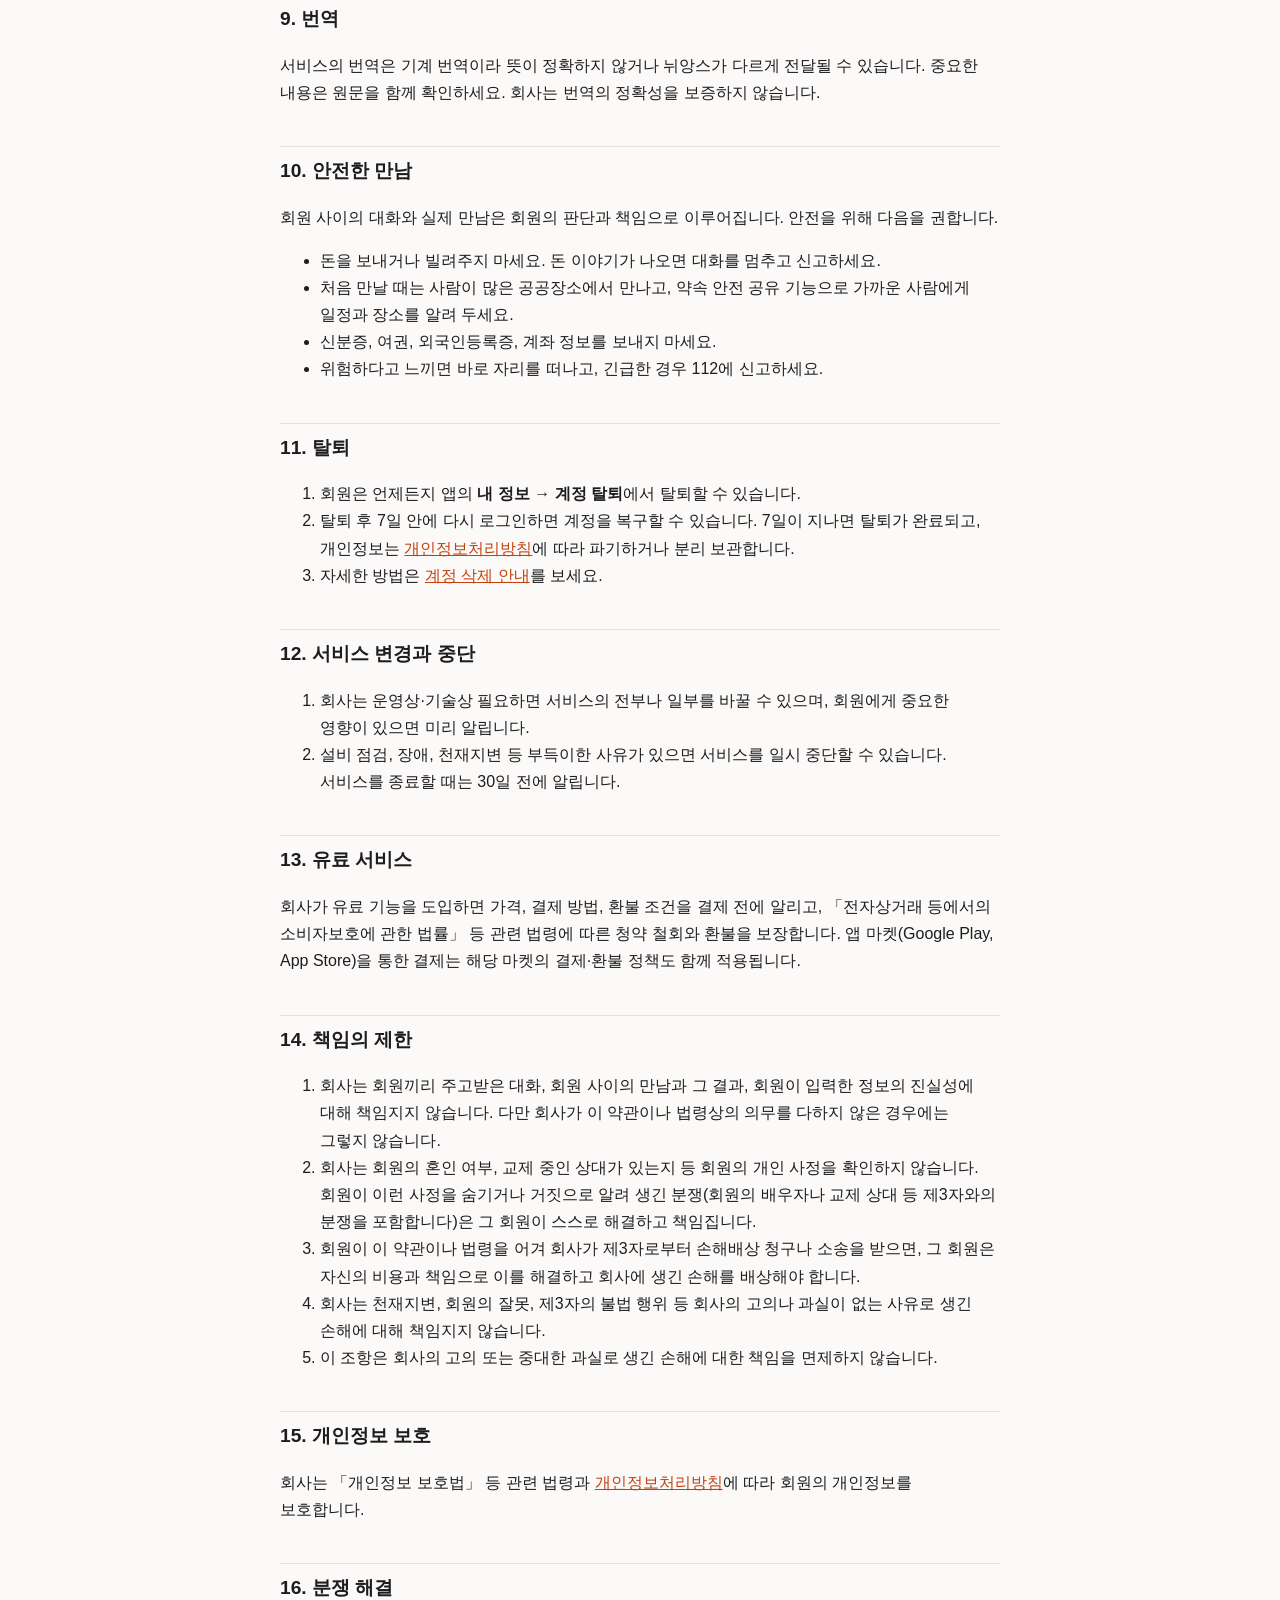
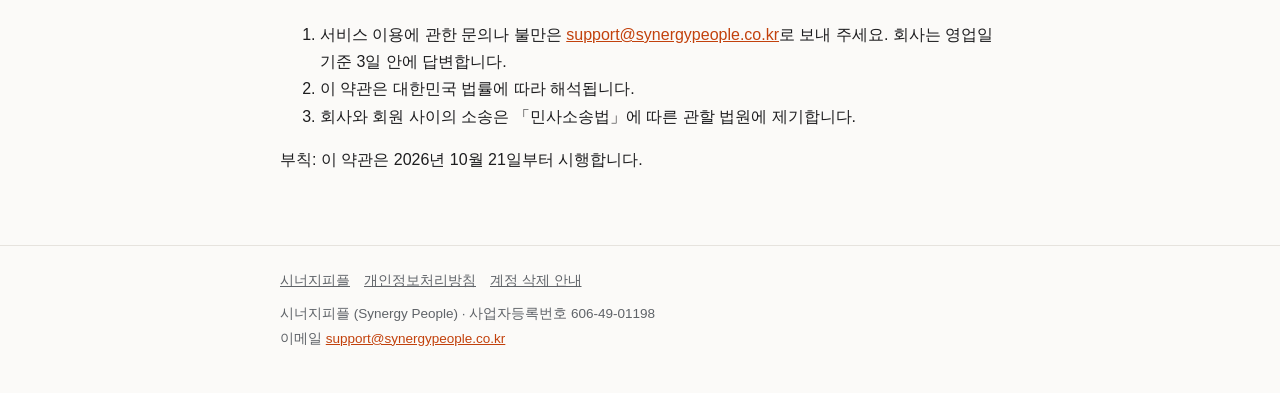
<file: hen/terms/index.html>
<!doctype html>
<html lang="ko">
<head>
<meta charset="utf-8">
<meta name="viewport" content="width=device-width, initial-scale=1">
<title>Hẹn 이용약관</title>
<meta name="description" content="시너지피플이 운영하는 Hẹn 앱의 이용약관입니다.">
<link rel="stylesheet" href="/assets/style.css">
<link rel="alternate" hreflang="ko" href="https://synergypeople.co.kr/hen/terms/">
<link rel="alternate" hreflang="en" href="https://synergypeople.co.kr/hen/terms/en/">
<link rel="alternate" hreflang="vi" href="https://synergypeople.co.kr/hen/terms/vi/">
</head>
<body>
<header class="top"><div class="wrap">
  <a class="brand" href="/">시너지피플</a>
  <nav class="lang" aria-label="언어"><a href="/hen/terms/" aria-current="true">한국어</a><a href="/hen/terms/en/">English</a><a href="/hen/terms/vi/">Tiếng Việt</a></nav>
</div></header>

<main><div class="wrap">
  <h1>Hẹn 이용약관</h1>
  <p class="meta">시행일: 2026년 10월 21일 · 운영자: 시너지피플(Synergy People)</p>

  <p>이 약관은 시너지피플(이하 "회사")이 제공하는 Hẹn 앱과 관련 서비스(이하 "서비스")를 이용하는 조건과 절차, 회사와 회원의 권리와 의무를 정합니다. 이 약관은 한국어, 영어, 베트남어로 제공되며 내용이 서로 다를 경우 한국어판이 우선합니다.</p>

  <nav class="toc" aria-label="목차"><ol>
    <li><a href="#t1">서비스의 성격</a></li>
    <li><a href="#t2">약관의 효력과 변경</a></li>
    <li><a href="#t3">가입 자격</a></li>
    <li><a href="#t4">계정</a></li>
    <li><a href="#t5">서비스 내용</a></li>
    <li><a href="#t6">금지 행위</a></li>
    <li><a href="#t7">신고, 차단, 이용 제한</a></li>
    <li><a href="#t8">회원의 콘텐츠</a></li>
    <li><a href="#t9">번역</a></li>
    <li><a href="#t10">안전한 만남</a></li>
    <li><a href="#t11">탈퇴</a></li>
    <li><a href="#t12">서비스 변경과 중단</a></li>
    <li><a href="#t13">유료 서비스</a></li>
    <li><a href="#t14">책임의 제한</a></li>
    <li><a href="#t15">개인정보 보호</a></li>
    <li><a href="#t16">분쟁 해결</a></li>
  </ol></nav>

  <h2 id="t1">1. 서비스의 성격</h2>
  <ol>
    <li>서비스는 한국에 사는 성인이 서로를 알아가고 대화할 수 있도록 프로필 열람, 회원 추천, 대화, 번역 기능을 제공하는 온라인 서비스입니다.</li>
    <li>회사는 회원 사이의 만남이나 결혼을 중개·알선하지 않으며, 「결혼중개업의 관리에 관한 법률」에 따른 결혼중개업을 하지 않습니다. 누구와 대화하고 만날지는 회원이 스스로 정합니다.</li>
    <li>회사는 회원이 입력한 정보의 진실성, 회원 간 만남의 결과를 보증하지 않습니다.</li>
  </ol>

  <h2 id="t2">2. 약관의 효력과 변경</h2>
  <ol>
    <li>회원은 가입할 때 이 약관에 동의하며, 동의한 때부터 약관이 적용됩니다.</li>
    <li>회사는 관련 법령을 위반하지 않는 범위에서 약관을 바꿀 수 있습니다. 바꿀 때는 바뀌는 내용과 시행일을 시행 7일 전부터(회원에게 불리하거나 중요한 변경은 30일 전부터) 서비스 안 공지와 이 페이지로 알립니다.</li>
    <li>회원이 바뀐 약관에 동의하지 않으면 탈퇴할 수 있습니다. 공지에서 정한 기간 안에 거부 의사를 밝히지 않고 서비스를 계속 이용하면 동의한 것으로 봅니다.</li>
  </ol>

  <h2 id="t3">3. 가입 자격</h2>
  <p>다음 조건을 모두 갖춘 사람만 가입할 수 있습니다.</p>
  <ol>
    <li>만 19세 이상인 사람</li>
    <li>이 약관에 따라 영구 이용 정지를 받은 적이 없는 사람</li>
    <li>성범죄 등으로 다른 사람과의 만남이 법적으로 제한되지 않은 사람</li>
  </ol>
  <p>가입 후 자격이 없다는 사실이 확인되면 회사는 계정을 정지하거나 삭제할 수 있습니다.</p>

  <h2 id="t4">4. 계정</h2>
  <ol>
    <li>회원은 Google, 카카오, 네이버 계정으로 가입하며, 한 사람은 하나의 계정만 쓸 수 있습니다.</li>
    <li>회원은 자신에 대한 사실만 입력해야 합니다. 이름, 나이, 국적, 혼인 이력, 자녀 유무, 사진처럼 상대의 판단에 영향을 주는 정보를 거짓으로 입력해서는 안 됩니다.</li>
    <li>회원은 계정을 다른 사람에게 빌려주거나 팔 수 없으며, 자신의 로그인 수단을 안전하게 관리해야 합니다. 계정이 도용된 것을 알게 되면 바로 회사에 알려야 합니다.</li>
    <li>회사는 프로필과 사진을 검토한 뒤 다른 회원에게 공개하며, 이 약관이나 운영 기준에 맞지 않으면 수정을 요청하거나 공개하지 않을 수 있습니다.</li>
  </ol>

  <h2 id="t5">5. 서비스 내용</h2>
  <ul>
    <li>프로필 작성과 공개, 공개 범위 설정</li>
    <li>조건에 맞는 회원 추천</li>
    <li>관심 요청과, 서로 관심을 보낸 회원 사이의 대화</li>
    <li>한국어·베트남어·영어 자동 번역</li>
    <li>약속 잡기와 약속 안전 공유</li>
    <li>신고, 차단, 위험 대화 안내 등 안전 기능</li>
  </ul>
  <p>서비스는 현재 무료로 제공됩니다.</p>

  <h2 id="t6">6. 금지 행위</h2>
  <p>회원은 다음 행위를 해서는 안 됩니다. 회사는 이런 행위와 이런 콘텐츠를 허용하지 않습니다.</p>
  <ol>
    <li>다른 회원에게 돈, 선물, 상품권, 가상자산을 요구하거나 투자·대출·송금을 권하는 행위</li>
    <li>다른 사람을 사칭하거나 다른 사람의 사진을 쓰는 행위, 거짓 프로필을 만드는 행위</li>
    <li>성매매, 조건 만남, 음란한 사진·영상·글을 보내거나 요구하는 행위</li>
    <li>욕설, 협박, 괴롭힘, 스토킹, 국적·인종·성별·종교 등을 이유로 한 차별과 혐오 표현</li>
    <li>상대가 원하지 않는데도 계속 연락하거나 차단을 피해 다시 연락하는 행위</li>
    <li>대화 내용, 사진, 연락처 등 다른 회원의 정보를 동의 없이 공개하거나 퍼뜨리는 행위</li>
    <li>체류 자격, 비자, 국적 취득을 대가로 만남이나 혼인을 제안하는 행위</li>
    <li>결혼중개업, 영업, 광고, 다른 서비스 가입 유도 등 상업적 목적으로 서비스를 이용하는 행위</li>
    <li>프로그램을 이용한 자동 가입·자동 메시지·정보 수집, 서비스의 정상 운영을 방해하는 행위</li>
    <li>그 밖에 법령이나 선량한 풍속에 어긋나는 행위</li>
  </ol>

  <h2 id="t7">7. 신고, 차단, 이용 제한</h2>
  <ol>
    <li>회원은 프로필과 대화 화면에서 언제든지 다른 회원을 신고하거나 차단할 수 있습니다. 차단하면 서로의 프로필이 보이지 않고 대화를 주고받을 수 없습니다.</li>
    <li>회사는 신고를 받으면 내용을 확인하고, 금지 행위가 확인되면 위반의 정도에 따라 다음 조치를 합니다. 위반이 심각하면 경고 없이 바로 영구 정지할 수 있습니다.
      <ul>
        <li>경고</li>
        <li>기간을 정한 이용 정지</li>
        <li>영구 이용 정지와 재가입 제한</li>
      </ul>
    </li>
    <li>회사는 금지 행위에 해당하는 프로필, 사진, 메시지를 숨기거나 삭제할 수 있습니다.</li>
    <li>범죄가 의심되면 회사는 법령에 따라 수사기관에 협조할 수 있습니다.</li>
    <li>이용 제한에 이의가 있는 회원은 조치를 안내받은 날부터 30일 안에 <a href="mailto:support@synergypeople.co.kr">support@synergypeople.co.kr</a>로 이의를 신청할 수 있습니다. 회사는 다시 검토한 결과를 알려 드립니다.</li>
  </ol>

  <h2 id="t8">8. 회원의 콘텐츠</h2>
  <ol>
    <li>회원이 올린 프로필, 사진, 메시지(이하 "콘텐츠")의 권리는 회원에게 있습니다.</li>
    <li>회원은 서비스를 운영하는 데 필요한 범위에서 회사가 콘텐츠를 저장, 표시, 번역, 검토할 수 있도록 허락합니다. 이 허락은 서비스 안에서만 적용되며, 회사는 회원의 콘텐츠를 광고나 홍보에 쓰지 않습니다.</li>
    <li>회원은 자신이 권리를 가지고 있거나 사용 허락을 받은 콘텐츠만 올려야 합니다.</li>
  </ol>

  <h2 id="t9">9. 번역</h2>
  <p>서비스의 번역은 기계 번역이라 뜻이 정확하지 않거나 뉘앙스가 다르게 전달될 수 있습니다. 중요한 내용은 원문을 함께 확인하세요. 회사는 번역의 정확성을 보증하지 않습니다.</p>

  <h2 id="t10">10. 안전한 만남</h2>
  <p>회원 사이의 대화와 실제 만남은 회원의 판단과 책임으로 이루어집니다. 안전을 위해 다음을 권합니다.</p>
  <ul>
    <li>돈을 보내거나 빌려주지 마세요. 돈 이야기가 나오면 대화를 멈추고 신고하세요.</li>
    <li>처음 만날 때는 사람이 많은 공공장소에서 만나고, 약속 안전 공유 기능으로 가까운 사람에게 일정과 장소를 알려 두세요.</li>
    <li>신분증, 여권, 외국인등록증, 계좌 정보를 보내지 마세요.</li>
    <li>위험하다고 느끼면 바로 자리를 떠나고, 긴급한 경우 112에 신고하세요.</li>
  </ul>

  <h2 id="t11">11. 탈퇴</h2>
  <ol>
    <li>회원은 언제든지 앱의 <strong>내 정보 → 계정 탈퇴</strong>에서 탈퇴할 수 있습니다.</li>
    <li>탈퇴 후 7일 안에 다시 로그인하면 계정을 복구할 수 있습니다. 7일이 지나면 탈퇴가 완료되고, 개인정보는 <a href="/hen/privacy/">개인정보처리방침</a>에 따라 파기하거나 분리 보관합니다.</li>
    <li>자세한 방법은 <a href="/hen/delete-account/">계정 삭제 안내</a>를 보세요.</li>
  </ol>

  <h2 id="t12">12. 서비스 변경과 중단</h2>
  <ol>
    <li>회사는 운영상·기술상 필요하면 서비스의 전부나 일부를 바꿀 수 있으며, 회원에게 중요한 영향이 있으면 미리 알립니다.</li>
    <li>설비 점검, 장애, 천재지변 등 부득이한 사유가 있으면 서비스를 일시 중단할 수 있습니다. 서비스를 종료할 때는 30일 전에 알립니다.</li>
  </ol>

  <h2 id="t13">13. 유료 서비스</h2>
  <p>회사가 유료 기능을 도입하면 가격, 결제 방법, 환불 조건을 결제 전에 알리고, 「전자상거래 등에서의 소비자보호에 관한 법률」 등 관련 법령에 따른 청약 철회와 환불을 보장합니다. 앱 마켓(Google Play, App Store)을 통한 결제는 해당 마켓의 결제·환불 정책도 함께 적용됩니다.</p>

  <h2 id="t14">14. 책임의 제한</h2>
  <ol>
    <li>회사는 회원끼리 주고받은 대화, 회원 사이의 만남과 그 결과, 회원이 입력한 정보의 진실성에 대해 책임지지 않습니다. 다만 회사가 이 약관이나 법령상의 의무를 다하지 않은 경우에는 그렇지 않습니다.</li>
    <li>회사는 회원의 혼인 여부, 교제 중인 상대가 있는지 등 회원의 개인 사정을 확인하지 않습니다. 회원이 이런 사정을 숨기거나 거짓으로 알려 생긴 분쟁(회원의 배우자나 교제 상대 등 제3자와의 분쟁을 포함합니다)은 그 회원이 스스로 해결하고 책임집니다.</li>
    <li>회원이 이 약관이나 법령을 어겨 회사가 제3자로부터 손해배상 청구나 소송을 받으면, 그 회원은 자신의 비용과 책임으로 이를 해결하고 회사에 생긴 손해를 배상해야 합니다.</li>
    <li>회사는 천재지변, 회원의 잘못, 제3자의 불법 행위 등 회사의 고의나 과실이 없는 사유로 생긴 손해에 대해 책임지지 않습니다.</li>
    <li>이 조항은 회사의 고의 또는 중대한 과실로 생긴 손해에 대한 책임을 면제하지 않습니다.</li>
  </ol>

  <h2 id="t15">15. 개인정보 보호</h2>
  <p>회사는 「개인정보 보호법」 등 관련 법령과 <a href="/hen/privacy/">개인정보처리방침</a>에 따라 회원의 개인정보를 보호합니다.</p>

  <h2 id="t16">16. 분쟁 해결</h2>
  <ol>
    <li>서비스 이용에 관한 문의나 불만은 <a href="mailto:support@synergypeople.co.kr">support@synergypeople.co.kr</a>로 보내 주세요. 회사는 영업일 기준 3일 안에 답변합니다.</li>
    <li>이 약관은 대한민국 법률에 따라 해석됩니다.</li>
    <li>회사와 회원 사이의 소송은 「민사소송법」에 따른 관할 법원에 제기합니다.</li>
  </ol>

  <p>부칙: 이 약관은 2026년 10월 21일부터 시행합니다.</p>
</div></main>

<footer class="bottom"><div class="wrap">
  <nav><a href="/">시너지피플</a><a href="/hen/privacy/">개인정보처리방침</a><a href="/hen/delete-account/">계정 삭제 안내</a></nav>
  <p>시너지피플 (Synergy People) · 사업자등록번호 606-49-01198</p>
  <p>이메일 <a href="mailto:support@synergypeople.co.kr">support@synergypeople.co.kr</a></p>
</div></footer>
</body>
</html>
</file>
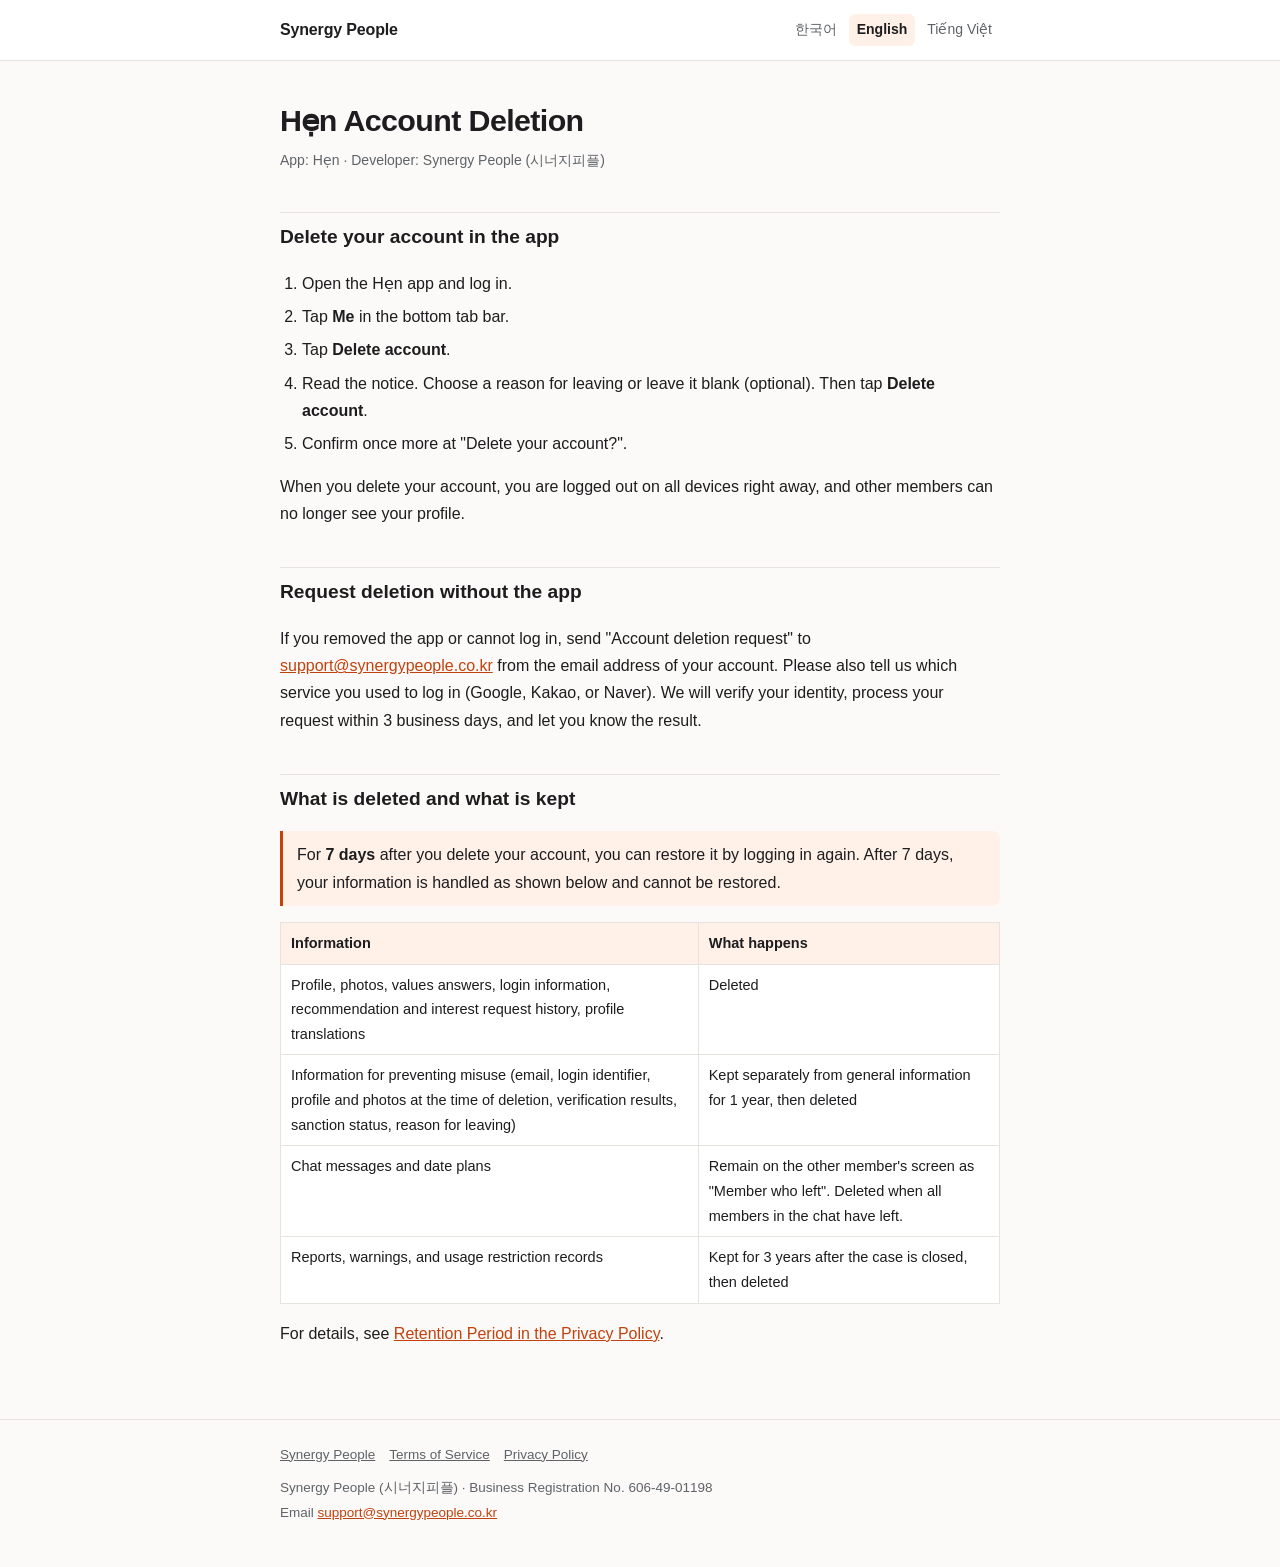
<file: hen/delete-account/en/index.html>
<!doctype html>
<html lang="en">
<head>
<meta charset="utf-8">
<meta name="viewport" content="width=device-width, initial-scale=1">
<title>Hẹn Account Deletion</title>
<meta name="description" content="How to delete your Hẹn app account and data.">
<link rel="stylesheet" href="/assets/style.css">
<link rel="alternate" hreflang="ko" href="https://synergypeople.co.kr/hen/delete-account/">
<link rel="alternate" hreflang="en" href="https://synergypeople.co.kr/hen/delete-account/en/">
<link rel="alternate" hreflang="vi" href="https://synergypeople.co.kr/hen/delete-account/vi/">
</head>
<body>
<header class="top"><div class="wrap">
  <a class="brand" href="/en/">Synergy People</a>
  <nav class="lang" aria-label="Language"><a href="/hen/delete-account/">한국어</a><a href="/hen/delete-account/en/" aria-current="true">English</a><a href="/hen/delete-account/vi/">Tiếng Việt</a></nav>
</div></header>

<main><div class="wrap">
  <h1>Hẹn Account Deletion</h1>
  <p class="meta">App: Hẹn · Developer: Synergy People (시너지피플)</p>

  <h2>Delete your account in the app</h2>
  <ol class="steps">
    <li>Open the Hẹn app and log in.</li>
    <li>Tap <strong>Me</strong> in the bottom tab bar.</li>
    <li>Tap <strong>Delete account</strong>.</li>
    <li>Read the notice. Choose a reason for leaving or leave it blank (optional). Then tap <strong>Delete account</strong>.</li>
    <li>Confirm once more at "Delete your account?".</li>
  </ol>
  <p>When you delete your account, you are logged out on all devices right away, and other members can no longer see your profile.</p>

  <h2>Request deletion without the app</h2>
  <p>If you removed the app or cannot log in, send "Account deletion request" to <a href="mailto:support@synergypeople.co.kr?subject=H%E1%BA%B9n%20account%20deletion%20request">support@synergypeople.co.kr</a> from the email address of your account. Please also tell us which service you used to log in (Google, Kakao, or Naver). We will verify your identity, process your request within 3 business days, and let you know the result.</p>

  <h2>What is deleted and what is kept</h2>
  <div class="note">For <strong>7 days</strong> after you delete your account, you can restore it by logging in again. After 7 days, your information is handled as shown below and cannot be restored.</div>
  <div class="table-scroll"><table>
    <thead><tr><th>Information</th><th>What happens</th></tr></thead>
    <tbody>
      <tr><td>Profile, photos, values answers, login information, recommendation and interest request history, profile translations</td><td>Deleted</td></tr>
      <tr><td>Information for preventing misuse (email, login identifier, profile and photos at the time of deletion, verification results, sanction status, reason for leaving)</td><td>Kept separately from general information for 1 year, then deleted</td></tr>
      <tr><td>Chat messages and date plans</td><td>Remain on the other member's screen as "Member who left". Deleted when all members in the chat have left.</td></tr>
      <tr><td>Reports, warnings, and usage restriction records</td><td>Kept for 3 years after the case is closed, then deleted</td></tr>
    </tbody>
  </table></div>
  <p>For details, see <a href="/hen/privacy/en/#s3">Retention Period in the Privacy Policy</a>.</p>
</div></main>

<footer class="bottom"><div class="wrap">
  <nav><a href="/en/">Synergy People</a><a href="/hen/terms/en/">Terms of Service</a><a href="/hen/privacy/en/">Privacy Policy</a></nav>
  <p>Synergy People (시너지피플) · Business Registration No. 606-49-01198</p>
  <p>Email <a href="mailto:support@synergypeople.co.kr">support@synergypeople.co.kr</a></p>
</div></footer>
</body>
</html>
</file>
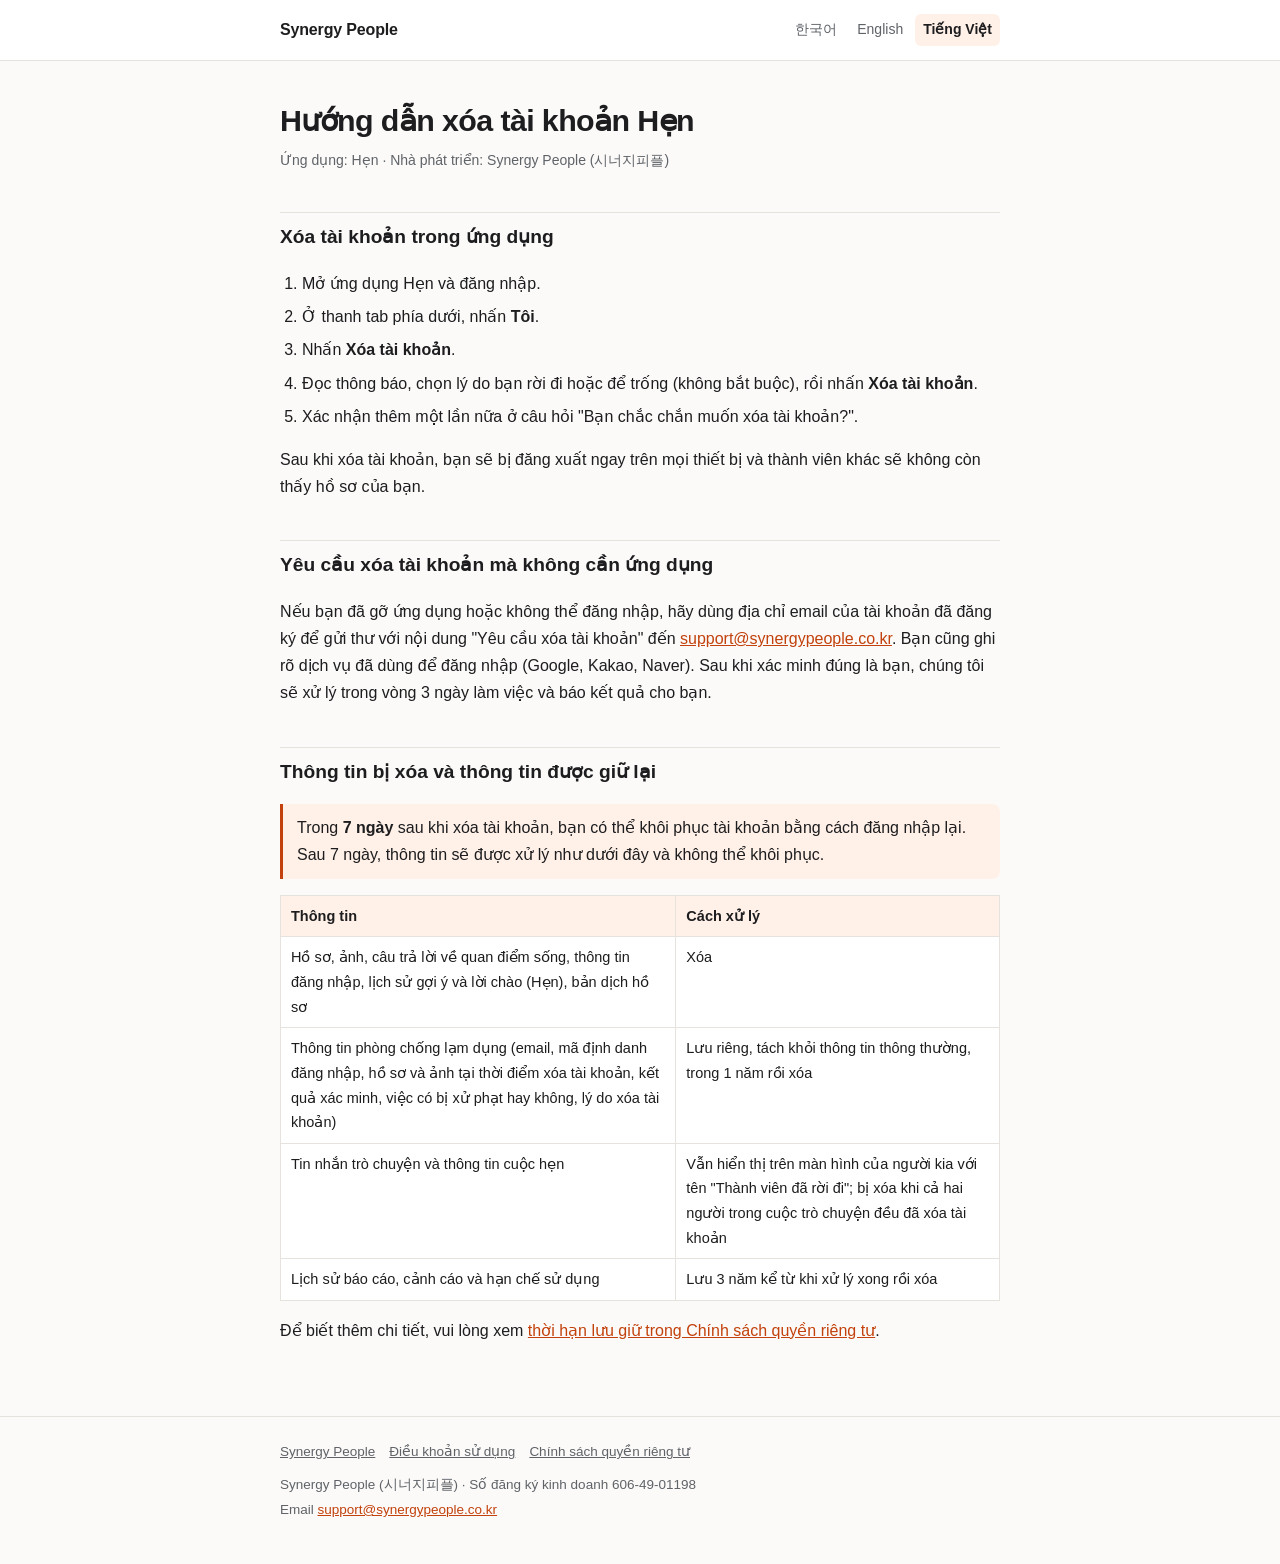
<file: hen/delete-account/vi/index.html>
<!doctype html>
<html lang="vi">
<head>
<meta charset="utf-8">
<meta name="viewport" content="width=device-width, initial-scale=1">
<title>Hướng dẫn xóa tài khoản Hẹn</title>
<meta name="description" content="Cách xóa tài khoản và dữ liệu của bạn trên ứng dụng Hẹn.">
<link rel="stylesheet" href="/assets/style.css">
<link rel="alternate" hreflang="ko" href="https://synergypeople.co.kr/hen/delete-account/">
<link rel="alternate" hreflang="en" href="https://synergypeople.co.kr/hen/delete-account/en/">
<link rel="alternate" hreflang="vi" href="https://synergypeople.co.kr/hen/delete-account/vi/">
</head>
<body>
<header class="top"><div class="wrap">
  <a class="brand" href="/vi/">Synergy People</a>
  <nav class="lang" aria-label="Ngôn ngữ"><a href="/hen/delete-account/">한국어</a><a href="/hen/delete-account/en/">English</a><a href="/hen/delete-account/vi/" aria-current="true">Tiếng Việt</a></nav>
</div></header>

<main><div class="wrap">
  <h1>Hướng dẫn xóa tài khoản Hẹn</h1>
  <p class="meta">Ứng dụng: Hẹn · Nhà phát triển: Synergy People (시너지피플)</p>

  <h2>Xóa tài khoản trong ứng dụng</h2>
  <ol class="steps">
    <li>Mở ứng dụng Hẹn và đăng nhập.</li>
    <li>Ở thanh tab phía dưới, nhấn <strong>Tôi</strong>.</li>
    <li>Nhấn <strong>Xóa tài khoản</strong>.</li>
    <li>Đọc thông báo, chọn lý do bạn rời đi hoặc để trống (không bắt buộc), rồi nhấn <strong>Xóa tài khoản</strong>.</li>
    <li>Xác nhận thêm một lần nữa ở câu hỏi "Bạn chắc chắn muốn xóa tài khoản?".</li>
  </ol>
  <p>Sau khi xóa tài khoản, bạn sẽ bị đăng xuất ngay trên mọi thiết bị và thành viên khác sẽ không còn thấy hồ sơ của bạn.</p>

  <h2>Yêu cầu xóa tài khoản mà không cần ứng dụng</h2>
  <p>Nếu bạn đã gỡ ứng dụng hoặc không thể đăng nhập, hãy dùng địa chỉ email của tài khoản đã đăng ký để gửi thư với nội dung "Yêu cầu xóa tài khoản" đến <a href="mailto:support@synergypeople.co.kr?subject=Y%C3%AAu%20c%E1%BA%A7u%20x%C3%B3a%20t%C3%A0i%20kho%E1%BA%A3n%20H%E1%BA%B9n">support@synergypeople.co.kr</a>. Bạn cũng ghi rõ dịch vụ đã dùng để đăng nhập (Google, Kakao, Naver). Sau khi xác minh đúng là bạn, chúng tôi sẽ xử lý trong vòng 3 ngày làm việc và báo kết quả cho bạn.</p>

  <h2>Thông tin bị xóa và thông tin được giữ lại</h2>
  <div class="note">Trong <strong>7 ngày</strong> sau khi xóa tài khoản, bạn có thể khôi phục tài khoản bằng cách đăng nhập lại. Sau 7 ngày, thông tin sẽ được xử lý như dưới đây và không thể khôi phục.</div>
  <div class="table-scroll"><table>
    <thead><tr><th>Thông tin</th><th>Cách xử lý</th></tr></thead>
    <tbody>
      <tr><td>Hồ sơ, ảnh, câu trả lời về quan điểm sống, thông tin đăng nhập, lịch sử gợi ý và lời chào (Hẹn), bản dịch hồ sơ</td><td>Xóa</td></tr>
      <tr><td>Thông tin phòng chống lạm dụng (email, mã định danh đăng nhập, hồ sơ và ảnh tại thời điểm xóa tài khoản, kết quả xác minh, việc có bị xử phạt hay không, lý do xóa tài khoản)</td><td>Lưu riêng, tách khỏi thông tin thông thường, trong 1 năm rồi xóa</td></tr>
      <tr><td>Tin nhắn trò chuyện và thông tin cuộc hẹn</td><td>Vẫn hiển thị trên màn hình của người kia với tên "Thành viên đã rời đi"; bị xóa khi cả hai người trong cuộc trò chuyện đều đã xóa tài khoản</td></tr>
      <tr><td>Lịch sử báo cáo, cảnh cáo và hạn chế sử dụng</td><td>Lưu 3 năm kể từ khi xử lý xong rồi xóa</td></tr>
    </tbody>
  </table></div>
  <p>Để biết thêm chi tiết, vui lòng xem <a href="/hen/privacy/vi/#s3">thời hạn lưu giữ trong Chính sách quyền riêng tư</a>.</p>
</div></main>

<footer class="bottom"><div class="wrap">
  <nav><a href="/vi/">Synergy People</a><a href="/hen/terms/vi/">Điều khoản sử dụng</a><a href="/hen/privacy/vi/">Chính sách quyền riêng tư</a></nav>
  <p>Synergy People (시너지피플) · Số đăng ký kinh doanh 606-49-01198</p>
  <p>Email <a href="mailto:support@synergypeople.co.kr">support@synergypeople.co.kr</a></p>
</div></footer>
</body>
</html>
</file>
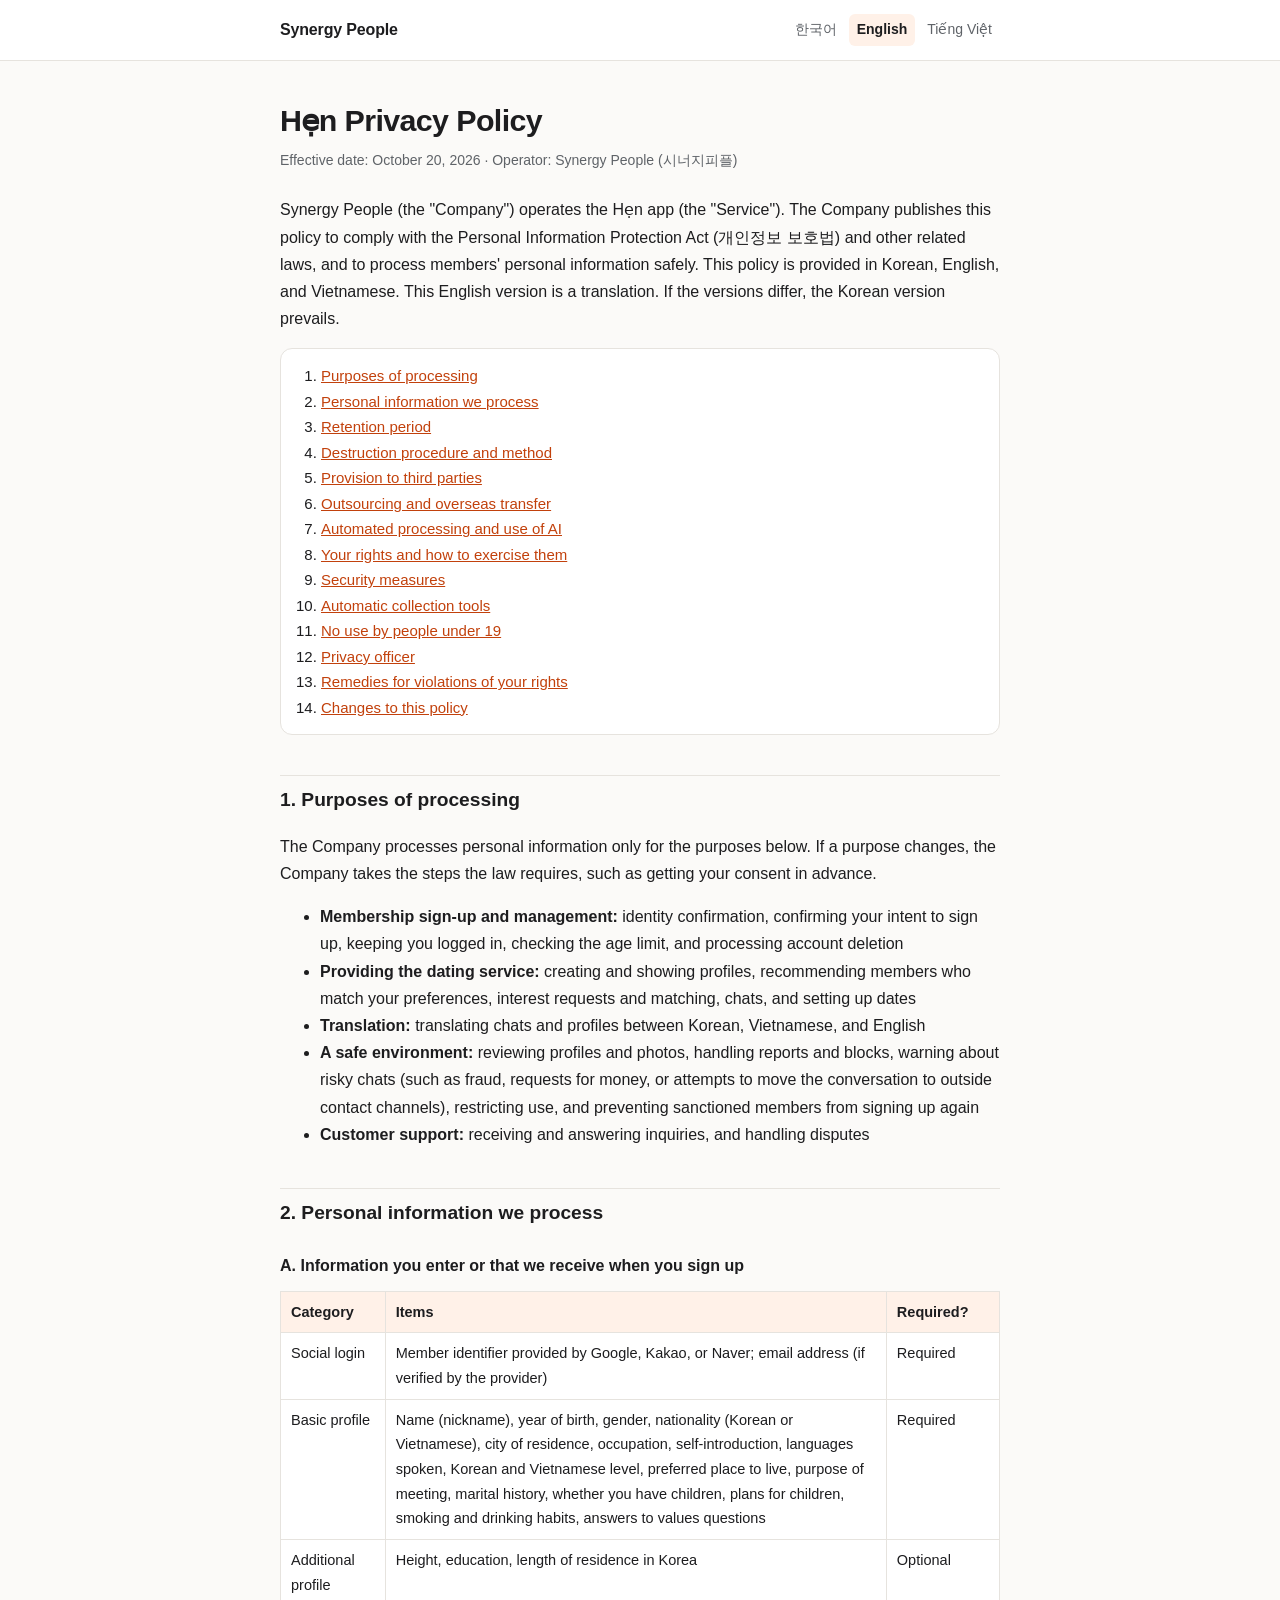
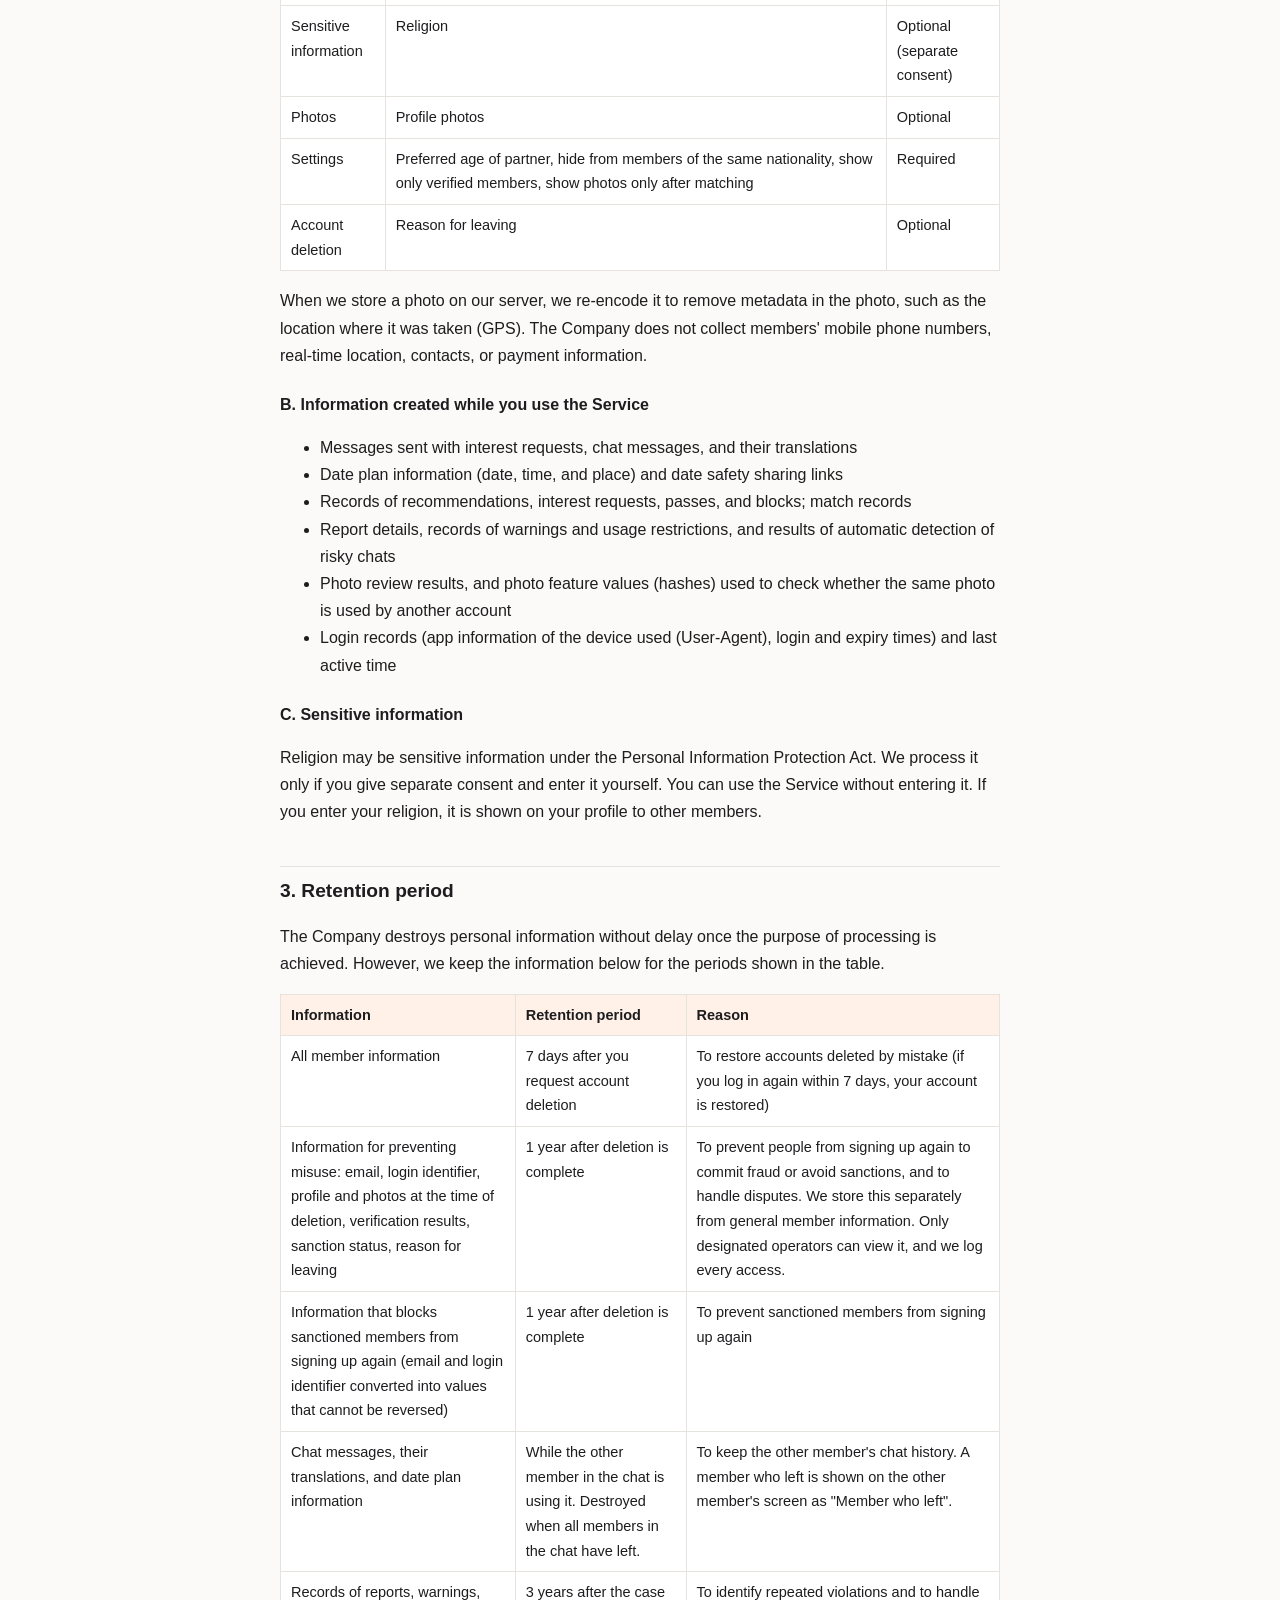
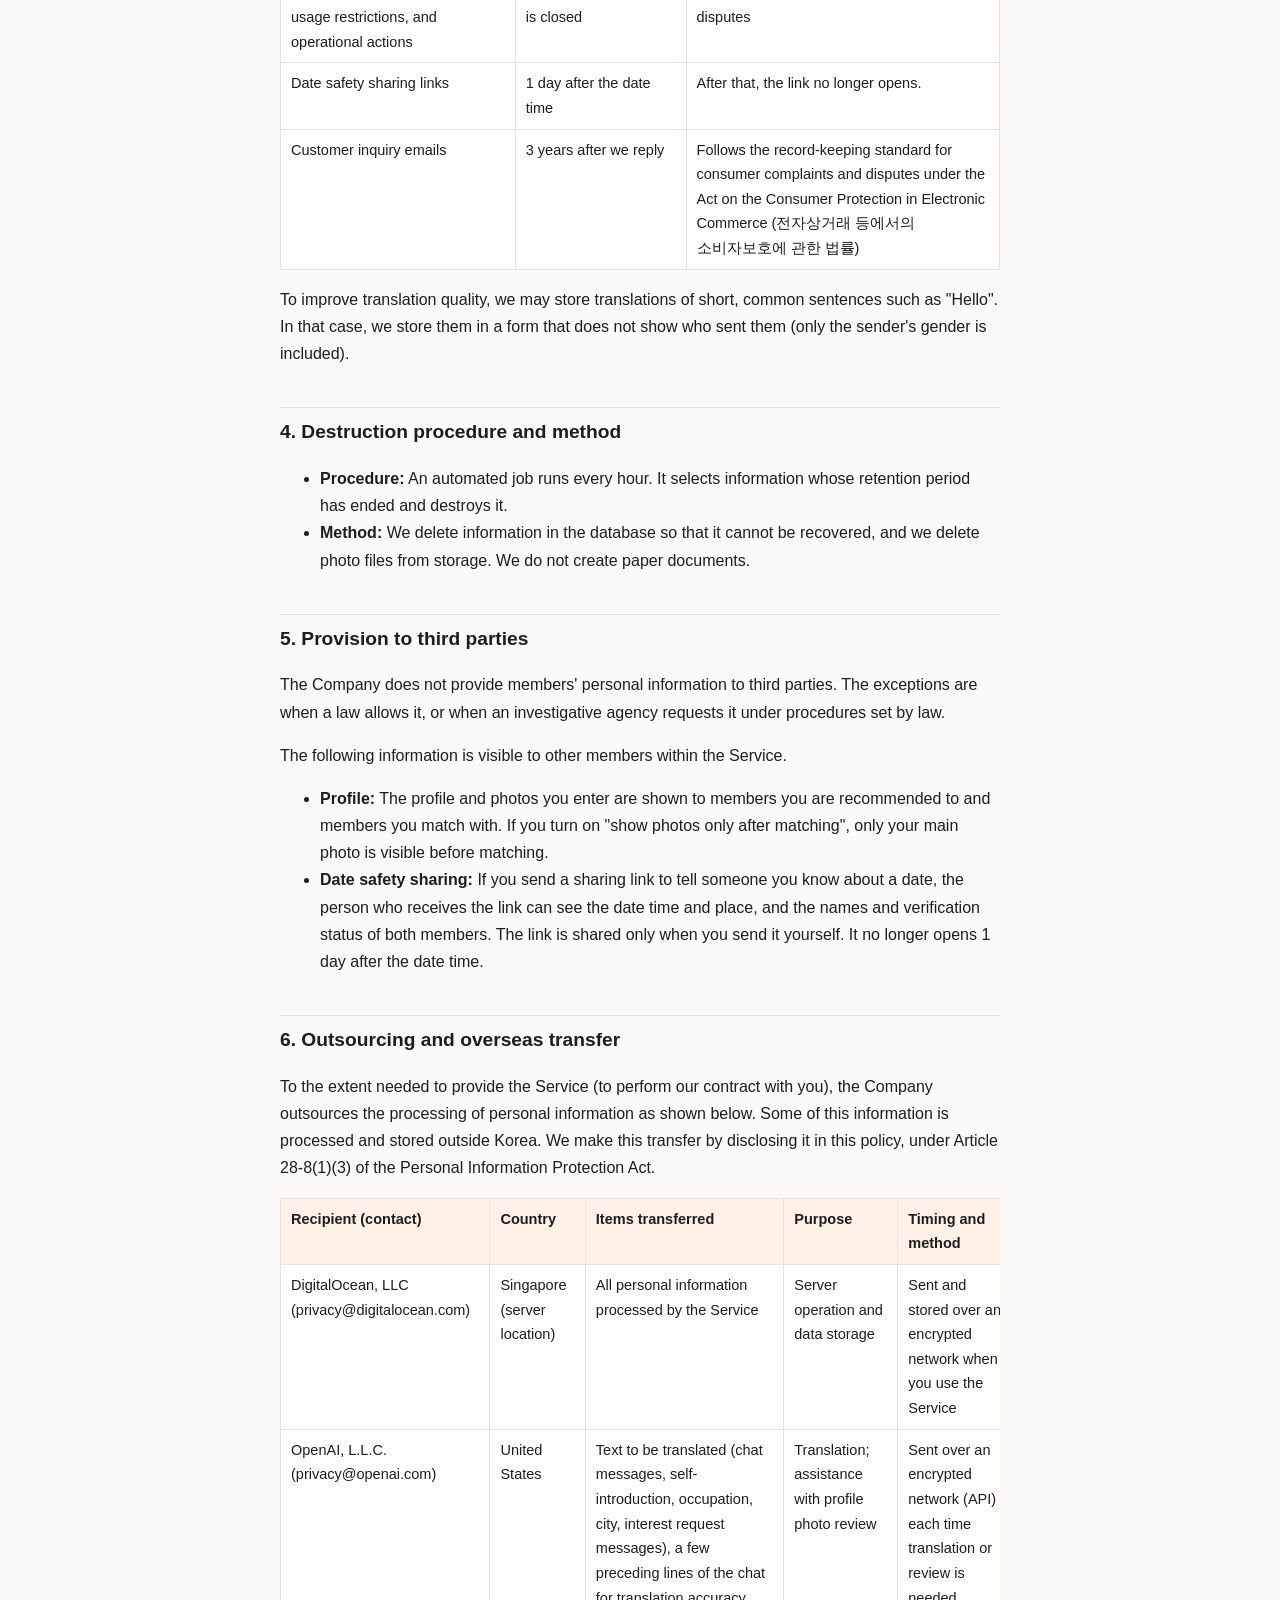
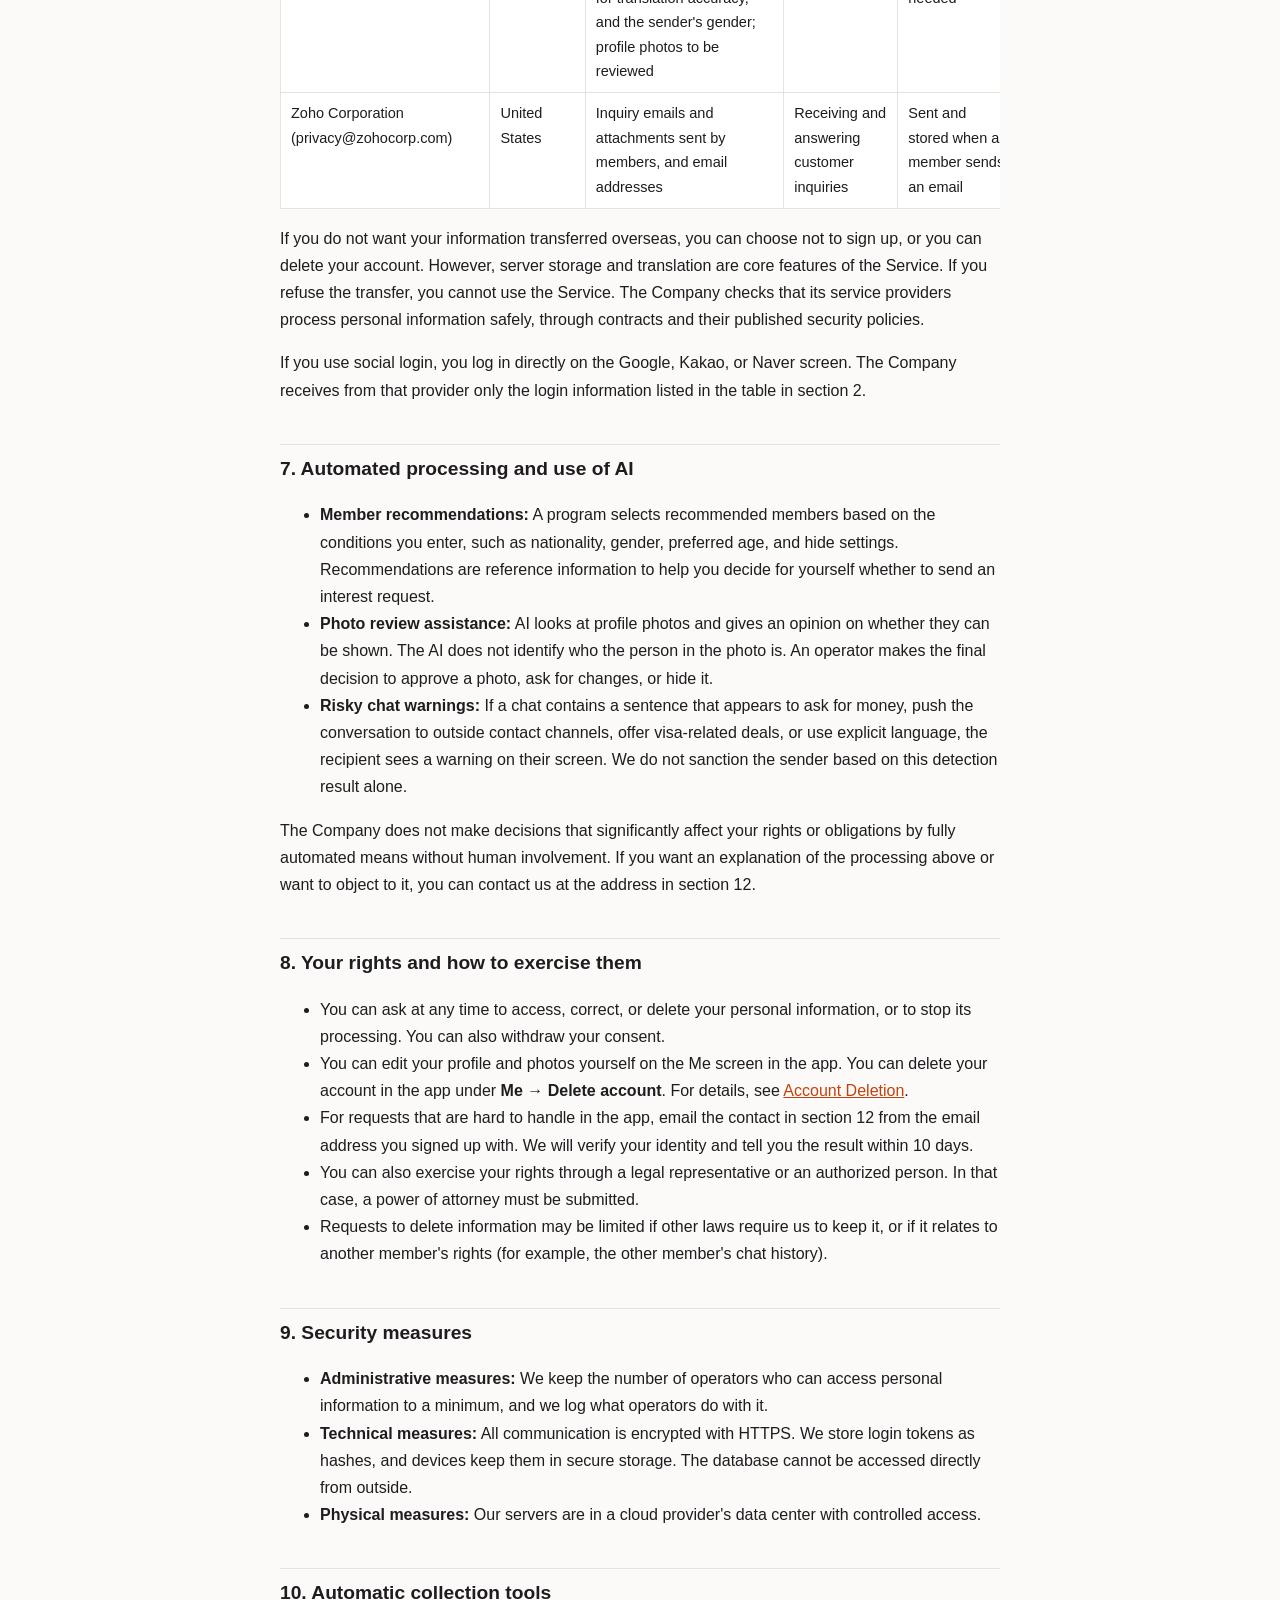
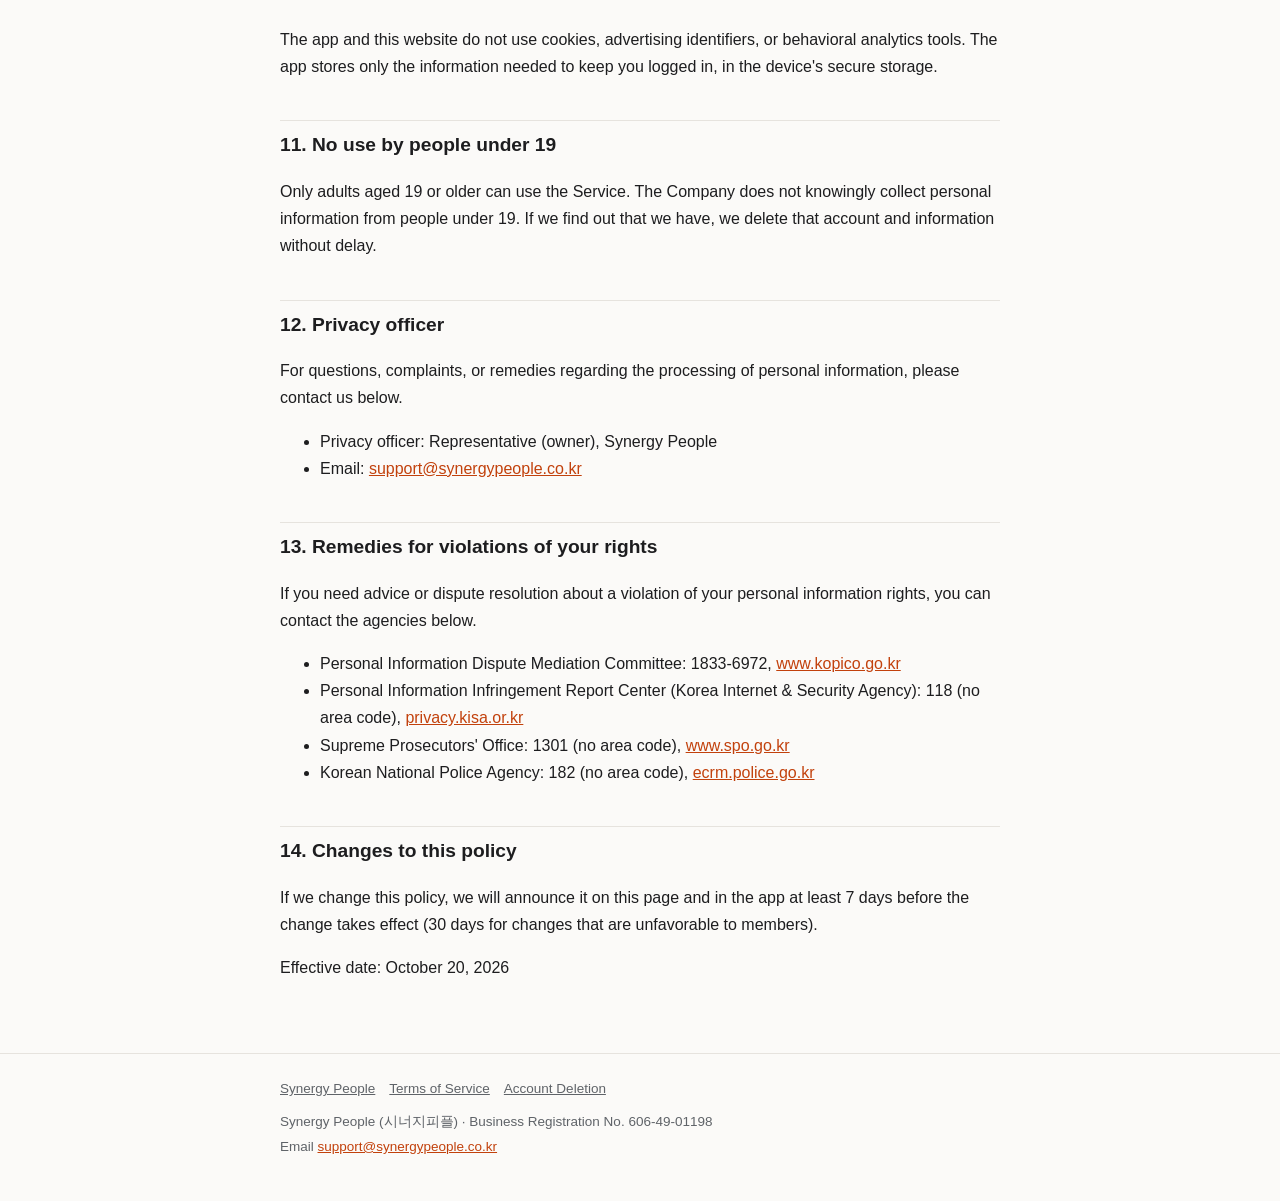
<file: hen/privacy/en/index.html>
<!doctype html>
<html lang="en">
<head>
<meta charset="utf-8">
<meta name="viewport" content="width=device-width, initial-scale=1">
<title>Hẹn Privacy Policy</title>
<meta name="description" content="Privacy Policy for the Hẹn app, operated by Synergy People.">
<link rel="stylesheet" href="/assets/style.css">
<link rel="alternate" hreflang="ko" href="https://synergypeople.co.kr/hen/privacy/">
<link rel="alternate" hreflang="en" href="https://synergypeople.co.kr/hen/privacy/en/">
<link rel="alternate" hreflang="vi" href="https://synergypeople.co.kr/hen/privacy/vi/">
</head>
<body>
<header class="top"><div class="wrap">
  <a class="brand" href="/en/">Synergy People</a>
  <nav class="lang" aria-label="Language"><a href="/hen/privacy/">한국어</a><a href="/hen/privacy/en/" aria-current="true">English</a><a href="/hen/privacy/vi/">Tiếng Việt</a></nav>
</div></header>

<main><div class="wrap">
  <h1>Hẹn Privacy Policy</h1>
  <p class="meta">Effective date: October 20, 2026 · Operator: Synergy People (시너지피플)</p>

  <p>Synergy People (the "Company") operates the Hẹn app (the "Service"). The Company publishes this policy to comply with the Personal Information Protection Act (개인정보 보호법) and other related laws, and to process members' personal information safely. This policy is provided in Korean, English, and Vietnamese. This English version is a translation. If the versions differ, the Korean version prevails.</p>

  <nav class="toc" aria-label="Table of contents"><ol>
    <li><a href="#s1">Purposes of processing</a></li>
    <li><a href="#s2">Personal information we process</a></li>
    <li><a href="#s3">Retention period</a></li>
    <li><a href="#s4">Destruction procedure and method</a></li>
    <li><a href="#s5">Provision to third parties</a></li>
    <li><a href="#s6">Outsourcing and overseas transfer</a></li>
    <li><a href="#s7">Automated processing and use of AI</a></li>
    <li><a href="#s8">Your rights and how to exercise them</a></li>
    <li><a href="#s9">Security measures</a></li>
    <li><a href="#s10">Automatic collection tools</a></li>
    <li><a href="#s11">No use by people under 19</a></li>
    <li><a href="#s12">Privacy officer</a></li>
    <li><a href="#s13">Remedies for violations of your rights</a></li>
    <li><a href="#s14">Changes to this policy</a></li>
  </ol></nav>

  <h2 id="s1">1. Purposes of processing</h2>
  <p>The Company processes personal information only for the purposes below. If a purpose changes, the Company takes the steps the law requires, such as getting your consent in advance.</p>
  <ul>
    <li><strong>Membership sign-up and management:</strong> identity confirmation, confirming your intent to sign up, keeping you logged in, checking the age limit, and processing account deletion</li>
    <li><strong>Providing the dating service:</strong> creating and showing profiles, recommending members who match your preferences, interest requests and matching, chats, and setting up dates</li>
    <li><strong>Translation:</strong> translating chats and profiles between Korean, Vietnamese, and English</li>
    <li><strong>A safe environment:</strong> reviewing profiles and photos, handling reports and blocks, warning about risky chats (such as fraud, requests for money, or attempts to move the conversation to outside contact channels), restricting use, and preventing sanctioned members from signing up again</li>
    <li><strong>Customer support:</strong> receiving and answering inquiries, and handling disputes</li>
  </ul>

  <h2 id="s2">2. Personal information we process</h2>
  <h3>A. Information you enter or that we receive when you sign up</h3>
  <div class="table-scroll"><table>
    <thead><tr><th>Category</th><th>Items</th><th>Required?</th></tr></thead>
    <tbody>
      <tr><td>Social login</td><td>Member identifier provided by Google, Kakao, or Naver; email address (if verified by the provider)</td><td>Required</td></tr>
      <tr><td>Basic profile</td><td>Name (nickname), year of birth, gender, nationality (Korean or Vietnamese), city of residence, occupation, self-introduction, languages spoken, Korean and Vietnamese level, preferred place to live, purpose of meeting, marital history, whether you have children, plans for children, smoking and drinking habits, answers to values questions</td><td>Required</td></tr>
      <tr><td>Additional profile</td><td>Height, education, length of residence in Korea</td><td>Optional</td></tr>
      <tr><td>Sensitive information</td><td>Religion</td><td>Optional (separate consent)</td></tr>
      <tr><td>Photos</td><td>Profile photos</td><td>Optional</td></tr>
      <tr><td>Settings</td><td>Preferred age of partner, hide from members of the same nationality, show only verified members, show photos only after matching</td><td>Required</td></tr>
      <tr><td>Account deletion</td><td>Reason for leaving</td><td>Optional</td></tr>
    </tbody>
  </table></div>
  <p>When we store a photo on our server, we re-encode it to remove metadata in the photo, such as the location where it was taken (GPS). The Company does not collect members' mobile phone numbers, real-time location, contacts, or payment information.</p>

  <h3>B. Information created while you use the Service</h3>
  <ul>
    <li>Messages sent with interest requests, chat messages, and their translations</li>
    <li>Date plan information (date, time, and place) and date safety sharing links</li>
    <li>Records of recommendations, interest requests, passes, and blocks; match records</li>
    <li>Report details, records of warnings and usage restrictions, and results of automatic detection of risky chats</li>
    <li>Photo review results, and photo feature values (hashes) used to check whether the same photo is used by another account</li>
    <li>Login records (app information of the device used (User-Agent), login and expiry times) and last active time</li>
  </ul>

  <h3>C. Sensitive information</h3>
  <p>Religion may be sensitive information under the Personal Information Protection Act. We process it only if you give separate consent and enter it yourself. You can use the Service without entering it. If you enter your religion, it is shown on your profile to other members.</p>

  <h2 id="s3">3. Retention period</h2>
  <p>The Company destroys personal information without delay once the purpose of processing is achieved. However, we keep the information below for the periods shown in the table.</p>
  <div class="table-scroll"><table>
    <thead><tr><th>Information</th><th>Retention period</th><th>Reason</th></tr></thead>
    <tbody>
      <tr><td>All member information</td><td>7 days after you request account deletion</td><td>To restore accounts deleted by mistake (if you log in again within 7 days, your account is restored)</td></tr>
      <tr><td>Information for preventing misuse: email, login identifier, profile and photos at the time of deletion, verification results, sanction status, reason for leaving</td><td>1 year after deletion is complete</td><td>To prevent people from signing up again to commit fraud or avoid sanctions, and to handle disputes. We store this separately from general member information. Only designated operators can view it, and we log every access.</td></tr>
      <tr><td>Information that blocks sanctioned members from signing up again (email and login identifier converted into values that cannot be reversed)</td><td>1 year after deletion is complete</td><td>To prevent sanctioned members from signing up again</td></tr>
      <tr><td>Chat messages, their translations, and date plan information</td><td>While the other member in the chat is using it. Destroyed when all members in the chat have left.</td><td>To keep the other member's chat history. A member who left is shown on the other member's screen as "Member who left".</td></tr>
      <tr><td>Records of reports, warnings, usage restrictions, and operational actions</td><td>3 years after the case is closed</td><td>To identify repeated violations and to handle disputes</td></tr>
      <tr><td>Date safety sharing links</td><td>1 day after the date time</td><td>After that, the link no longer opens.</td></tr>
      <tr><td>Customer inquiry emails</td><td>3 years after we reply</td><td>Follows the record-keeping standard for consumer complaints and disputes under the Act on the Consumer Protection in Electronic Commerce (전자상거래 등에서의 소비자보호에 관한 법률)</td></tr>
    </tbody>
  </table></div>
  <p>To improve translation quality, we may store translations of short, common sentences such as "Hello". In that case, we store them in a form that does not show who sent them (only the sender's gender is included).</p>

  <h2 id="s4">4. Destruction procedure and method</h2>
  <ul>
    <li><strong>Procedure:</strong> An automated job runs every hour. It selects information whose retention period has ended and destroys it.</li>
    <li><strong>Method:</strong> We delete information in the database so that it cannot be recovered, and we delete photo files from storage. We do not create paper documents.</li>
  </ul>

  <h2 id="s5">5. Provision to third parties</h2>
  <p>The Company does not provide members' personal information to third parties. The exceptions are when a law allows it, or when an investigative agency requests it under procedures set by law.</p>
  <p>The following information is visible to other members within the Service.</p>
  <ul>
    <li><strong>Profile:</strong> The profile and photos you enter are shown to members you are recommended to and members you match with. If you turn on "show photos only after matching", only your main photo is visible before matching.</li>
    <li><strong>Date safety sharing:</strong> If you send a sharing link to tell someone you know about a date, the person who receives the link can see the date time and place, and the names and verification status of both members. The link is shared only when you send it yourself. It no longer opens 1 day after the date time.</li>
  </ul>

  <h2 id="s6">6. Outsourcing and overseas transfer</h2>
  <p>To the extent needed to provide the Service (to perform our contract with you), the Company outsources the processing of personal information as shown below. Some of this information is processed and stored outside Korea. We make this transfer by disclosing it in this policy, under Article 28-8(1)(3) of the Personal Information Protection Act.</p>
  <div class="table-scroll"><table class="wide">
    <thead><tr><th>Recipient (contact)</th><th>Country</th><th>Items transferred</th><th>Purpose</th><th>Timing and method</th><th>Retention period</th></tr></thead>
    <tbody>
      <tr>
        <td>DigitalOcean, LLC (privacy@digitalocean.com)</td>
        <td>Singapore (server location)</td>
        <td>All personal information processed by the Service</td>
        <td>Server operation and data storage</td>
        <td>Sent and stored over an encrypted network when you use the Service</td>
        <td>Until the end of the retention period in section 3, or until the outsourcing contract ends</td>
      </tr>
      <tr>
        <td>OpenAI, L.L.C. (privacy@openai.com)</td>
        <td>United States</td>
        <td>Text to be translated (chat messages, self-introduction, occupation, city, interest request messages), a few preceding lines of the chat for translation accuracy, and the sender's gender; profile photos to be reviewed</td>
        <td>Translation; assistance with profile photo review</td>
        <td>Sent over an encrypted network (API) each time translation or review is needed</td>
        <td>OpenAI does not use data received through its API to train its models. It keeps the data for up to 30 days to monitor abuse and then deletes it.</td>
      </tr>
      <tr>
        <td>Zoho Corporation (privacy@zohocorp.com)</td>
        <td>United States</td>
        <td>Inquiry emails and attachments sent by members, and email addresses</td>
        <td>Receiving and answering customer inquiries</td>
        <td>Sent and stored when a member sends an email</td>
        <td>Until the end of the retention period in section 3</td>
      </tr>
    </tbody>
  </table></div>
  <p>If you do not want your information transferred overseas, you can choose not to sign up, or you can delete your account. However, server storage and translation are core features of the Service. If you refuse the transfer, you cannot use the Service. The Company checks that its service providers process personal information safely, through contracts and their published security policies.</p>
  <p>If you use social login, you log in directly on the Google, Kakao, or Naver screen. The Company receives from that provider only the login information listed in the table in section 2.</p>

  <h2 id="s7">7. Automated processing and use of AI</h2>
  <ul>
    <li><strong>Member recommendations:</strong> A program selects recommended members based on the conditions you enter, such as nationality, gender, preferred age, and hide settings. Recommendations are reference information to help you decide for yourself whether to send an interest request.</li>
    <li><strong>Photo review assistance:</strong> AI looks at profile photos and gives an opinion on whether they can be shown. The AI does not identify who the person in the photo is. An operator makes the final decision to approve a photo, ask for changes, or hide it.</li>
    <li><strong>Risky chat warnings:</strong> If a chat contains a sentence that appears to ask for money, push the conversation to outside contact channels, offer visa-related deals, or use explicit language, the recipient sees a warning on their screen. We do not sanction the sender based on this detection result alone.</li>
  </ul>
  <p>The Company does not make decisions that significantly affect your rights or obligations by fully automated means without human involvement. If you want an explanation of the processing above or want to object to it, you can contact us at the address in section 12.</p>

  <h2 id="s8">8. Your rights and how to exercise them</h2>
  <ul>
    <li>You can ask at any time to access, correct, or delete your personal information, or to stop its processing. You can also withdraw your consent.</li>
    <li>You can edit your profile and photos yourself on the Me screen in the app. You can delete your account in the app under <strong>Me → Delete account</strong>. For details, see <a href="/hen/delete-account/en/">Account Deletion</a>.</li>
    <li>For requests that are hard to handle in the app, email the contact in section 12 from the email address you signed up with. We will verify your identity and tell you the result within 10 days.</li>
    <li>You can also exercise your rights through a legal representative or an authorized person. In that case, a power of attorney must be submitted.</li>
    <li>Requests to delete information may be limited if other laws require us to keep it, or if it relates to another member's rights (for example, the other member's chat history).</li>
  </ul>

  <h2 id="s9">9. Security measures</h2>
  <ul>
    <li><strong>Administrative measures:</strong> We keep the number of operators who can access personal information to a minimum, and we log what operators do with it.</li>
    <li><strong>Technical measures:</strong> All communication is encrypted with HTTPS. We store login tokens as hashes, and devices keep them in secure storage. The database cannot be accessed directly from outside.</li>
    <li><strong>Physical measures:</strong> Our servers are in a cloud provider's data center with controlled access.</li>
  </ul>

  <h2 id="s10">10. Automatic collection tools</h2>
  <p>The app and this website do not use cookies, advertising identifiers, or behavioral analytics tools. The app stores only the information needed to keep you logged in, in the device's secure storage.</p>

  <h2 id="s11">11. No use by people under 19</h2>
  <p>Only adults aged 19 or older can use the Service. The Company does not knowingly collect personal information from people under 19. If we find out that we have, we delete that account and information without delay.</p>

  <h2 id="s12">12. Privacy officer</h2>
  <p>For questions, complaints, or remedies regarding the processing of personal information, please contact us below.</p>
  <ul>
    <li>Privacy officer: Representative (owner), Synergy People</li>
    <li>Email: <a href="mailto:support@synergypeople.co.kr">support@synergypeople.co.kr</a></li>
  </ul>

  <h2 id="s13">13. Remedies for violations of your rights</h2>
  <p>If you need advice or dispute resolution about a violation of your personal information rights, you can contact the agencies below.</p>
  <ul>
    <li>Personal Information Dispute Mediation Committee: 1833-6972, <a href="https://www.kopico.go.kr">www.kopico.go.kr</a></li>
    <li>Personal Information Infringement Report Center (Korea Internet &amp; Security Agency): 118 (no area code), <a href="https://privacy.kisa.or.kr">privacy.kisa.or.kr</a></li>
    <li>Supreme Prosecutors' Office: 1301 (no area code), <a href="https://www.spo.go.kr">www.spo.go.kr</a></li>
    <li>Korean National Police Agency: 182 (no area code), <a href="https://ecrm.police.go.kr">ecrm.police.go.kr</a></li>
  </ul>

  <h2 id="s14">14. Changes to this policy</h2>
  <p>If we change this policy, we will announce it on this page and in the app at least 7 days before the change takes effect (30 days for changes that are unfavorable to members).</p>
  <p>Effective date: October 20, 2026</p>
</div></main>

<footer class="bottom"><div class="wrap">
  <nav><a href="/en/">Synergy People</a><a href="/hen/terms/en/">Terms of Service</a><a href="/hen/delete-account/en/">Account Deletion</a></nav>
  <p>Synergy People (시너지피플) · Business Registration No. 606-49-01198</p>
  <p>Email <a href="mailto:support@synergypeople.co.kr">support@synergypeople.co.kr</a></p>
</div></footer>
</body>
</html>
</file>
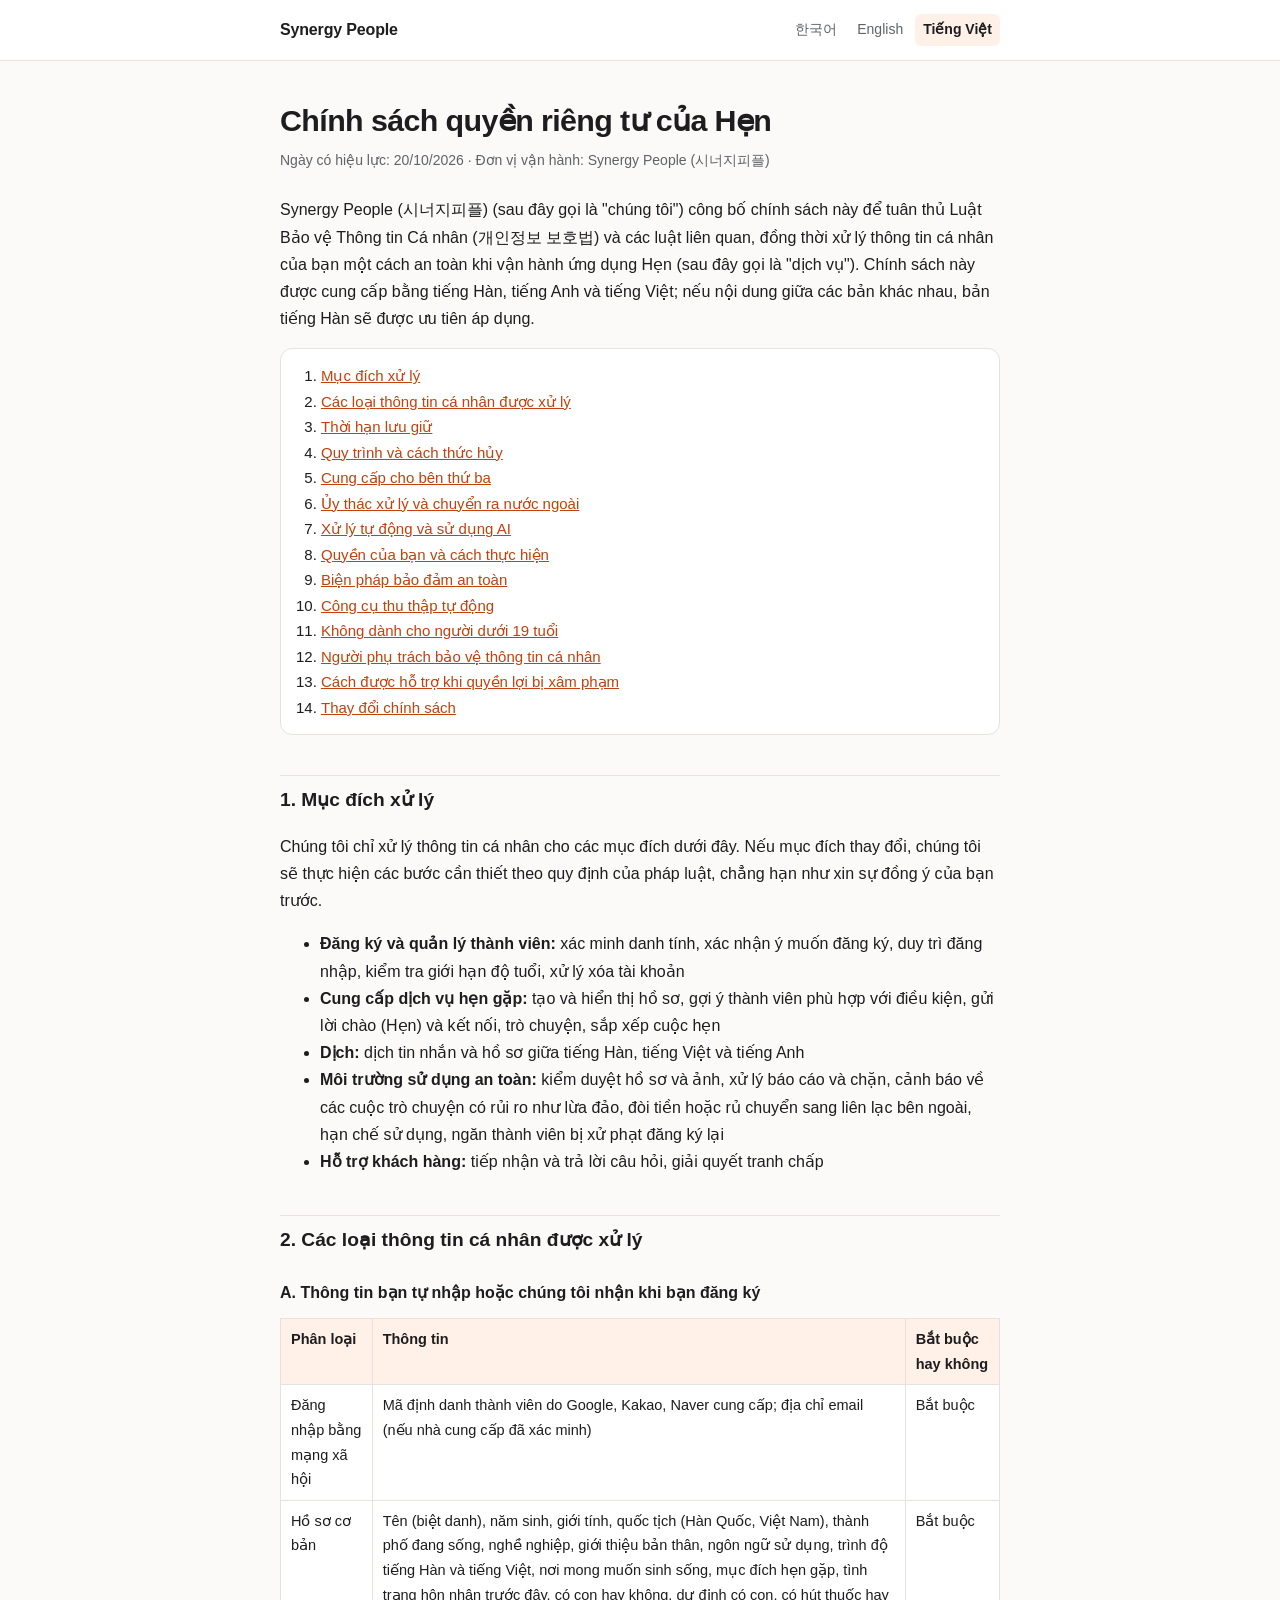
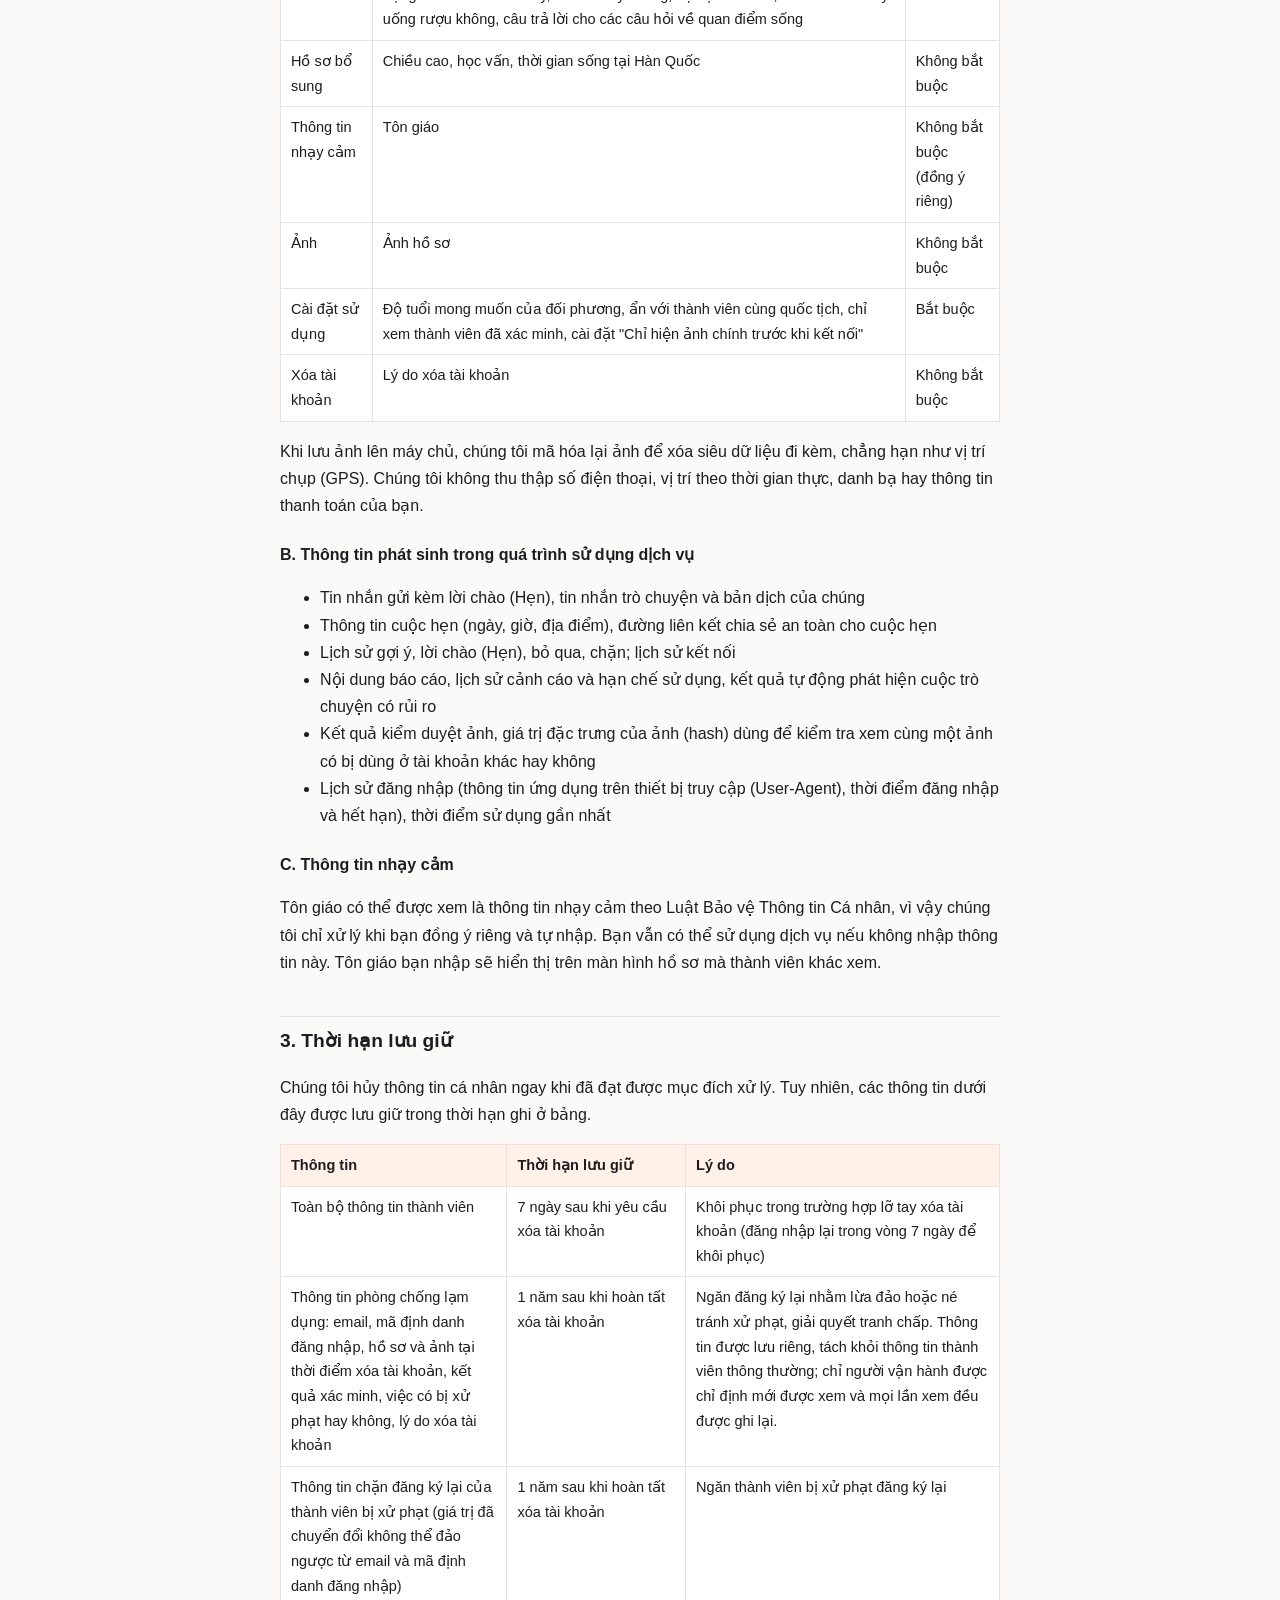
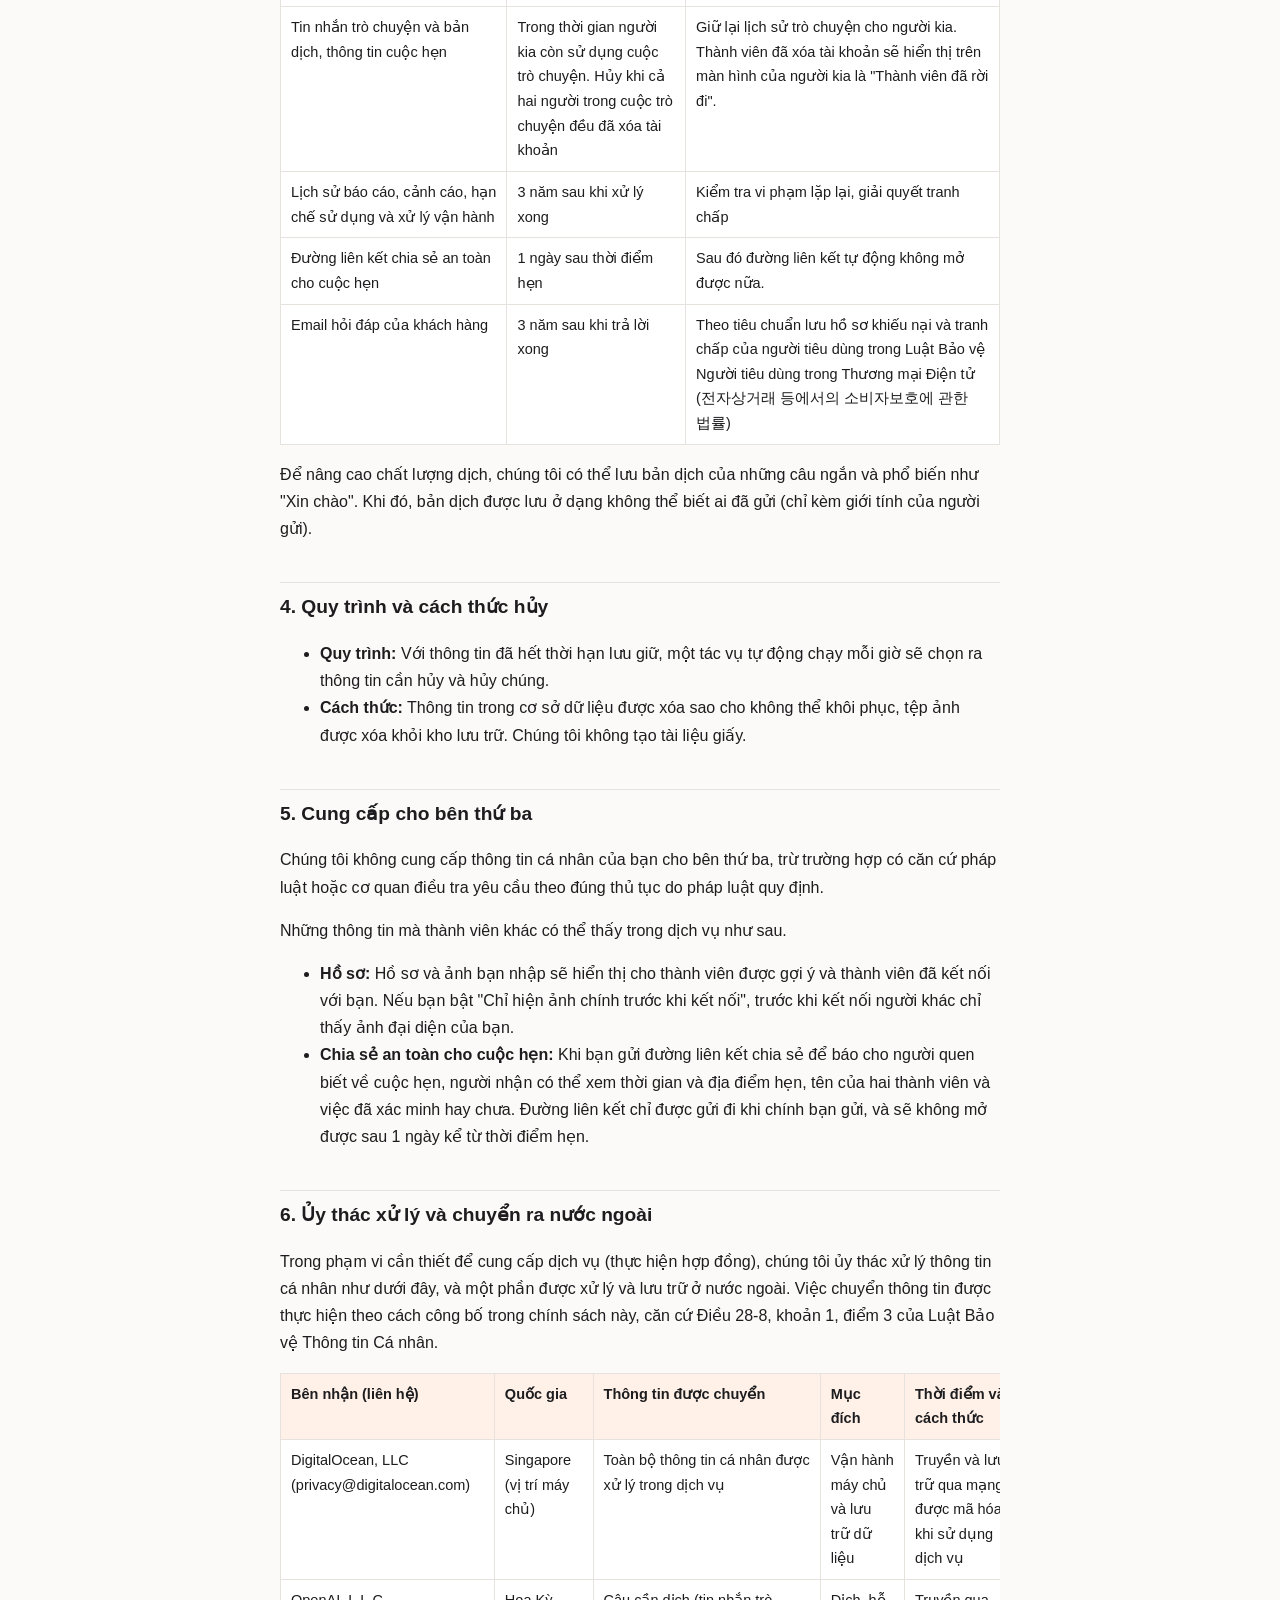
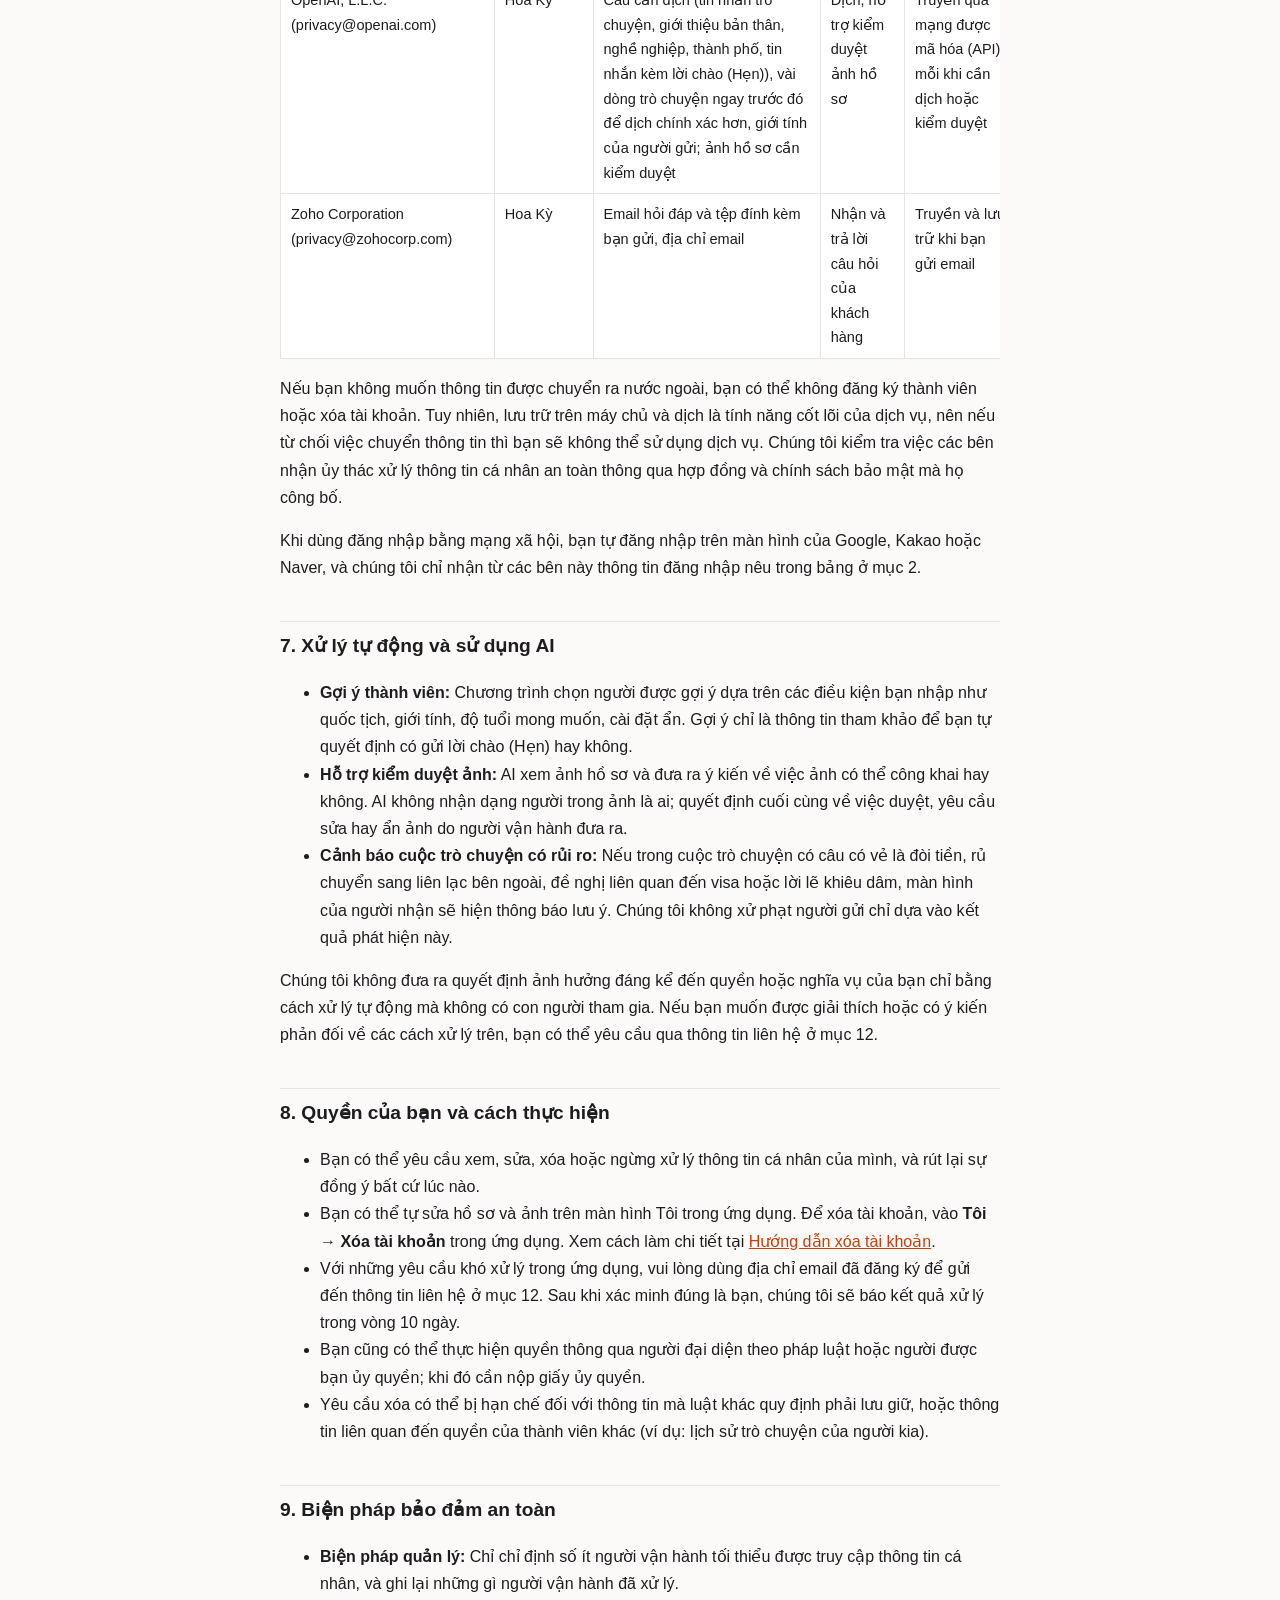
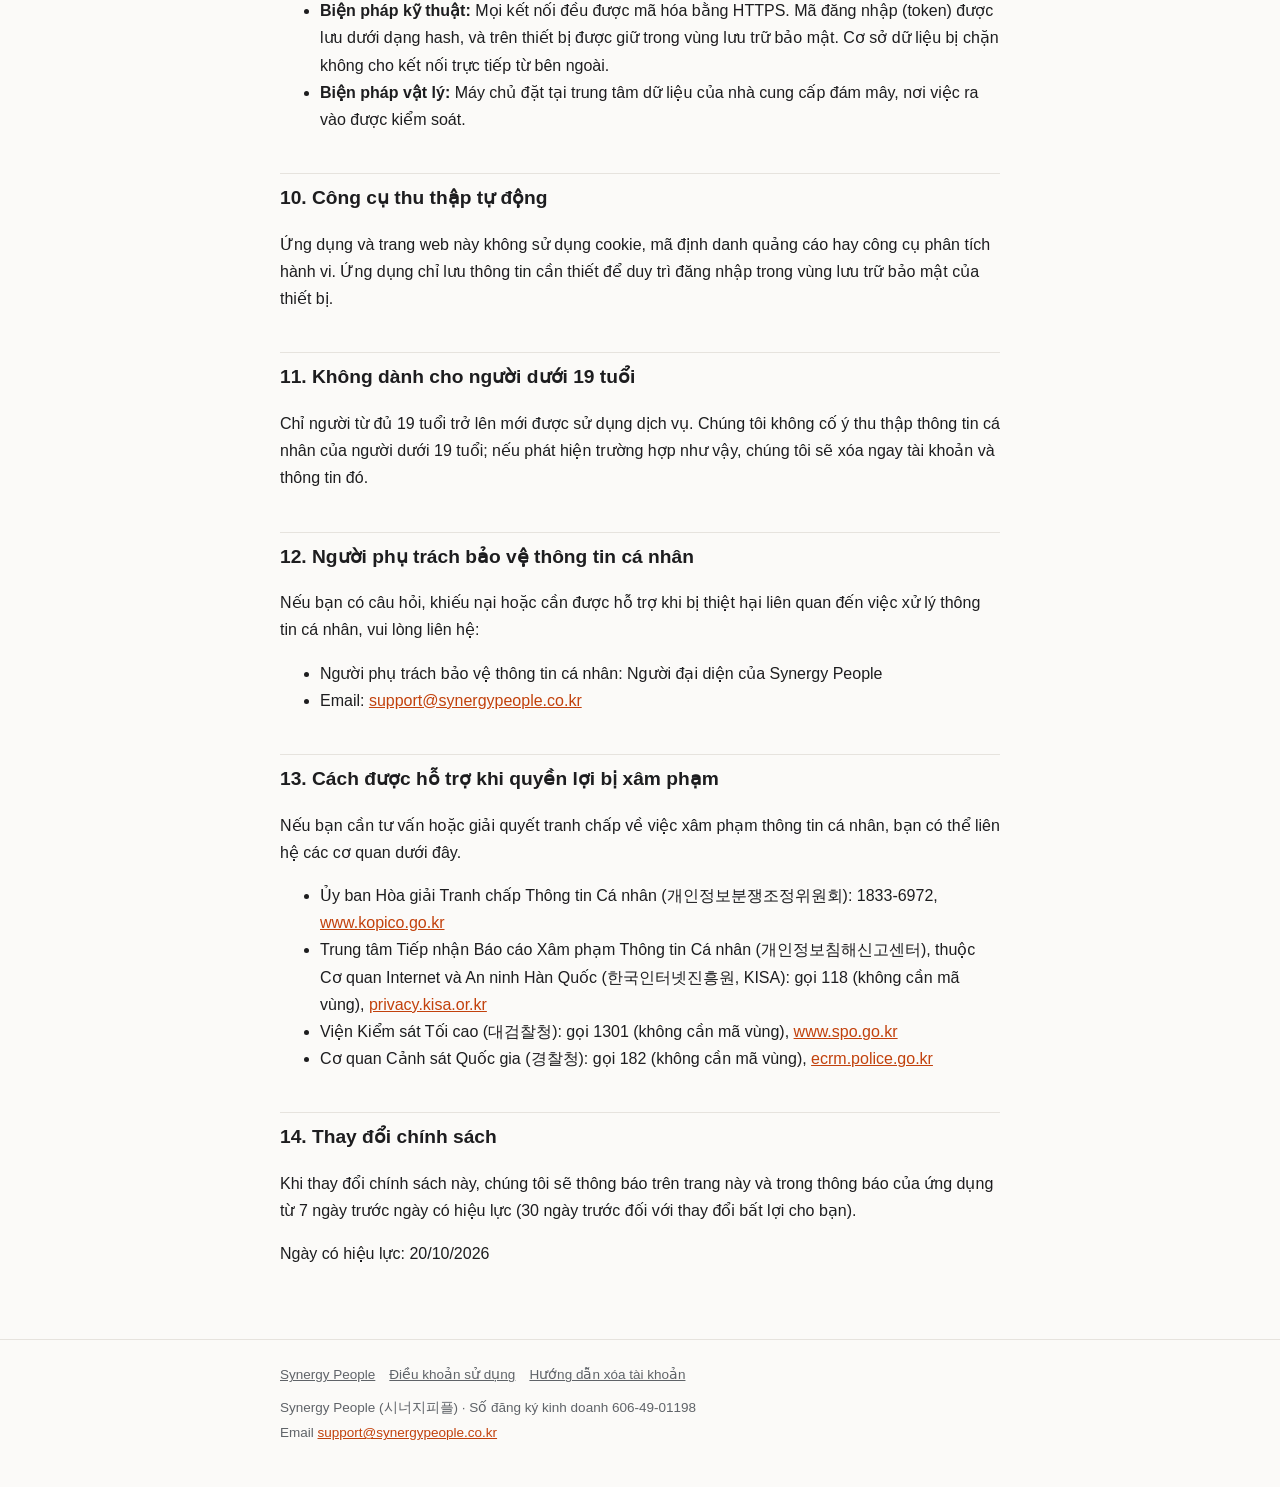
<file: hen/privacy/vi/index.html>
<!doctype html>
<html lang="vi">
<head>
<meta charset="utf-8">
<meta name="viewport" content="width=device-width, initial-scale=1">
<title>Chính sách quyền riêng tư của Hẹn</title>
<meta name="description" content="Chính sách quyền riêng tư của ứng dụng Hẹn do Synergy People vận hành.">
<link rel="stylesheet" href="/assets/style.css">
<link rel="alternate" hreflang="ko" href="https://synergypeople.co.kr/hen/privacy/">
<link rel="alternate" hreflang="en" href="https://synergypeople.co.kr/hen/privacy/en/">
<link rel="alternate" hreflang="vi" href="https://synergypeople.co.kr/hen/privacy/vi/">
</head>
<body>
<header class="top"><div class="wrap">
  <a class="brand" href="/vi/">Synergy People</a>
  <nav class="lang" aria-label="Ngôn ngữ"><a href="/hen/privacy/">한국어</a><a href="/hen/privacy/en/">English</a><a href="/hen/privacy/vi/" aria-current="true">Tiếng Việt</a></nav>
</div></header>

<main><div class="wrap">
  <h1>Chính sách quyền riêng tư của Hẹn</h1>
  <p class="meta">Ngày có hiệu lực: 20/10/2026 · Đơn vị vận hành: Synergy People (시너지피플)</p>

  <p>Synergy People (시너지피플) (sau đây gọi là "chúng tôi") công bố chính sách này để tuân thủ Luật Bảo vệ Thông tin Cá nhân (개인정보 보호법) và các luật liên quan, đồng thời xử lý thông tin cá nhân của bạn một cách an toàn khi vận hành ứng dụng Hẹn (sau đây gọi là "dịch vụ"). Chính sách này được cung cấp bằng tiếng Hàn, tiếng Anh và tiếng Việt; nếu nội dung giữa các bản khác nhau, bản tiếng Hàn sẽ được ưu tiên áp dụng.</p>

  <nav class="toc" aria-label="Mục lục"><ol>
    <li><a href="#s1">Mục đích xử lý</a></li>
    <li><a href="#s2">Các loại thông tin cá nhân được xử lý</a></li>
    <li><a href="#s3">Thời hạn lưu giữ</a></li>
    <li><a href="#s4">Quy trình và cách thức hủy</a></li>
    <li><a href="#s5">Cung cấp cho bên thứ ba</a></li>
    <li><a href="#s6">Ủy thác xử lý và chuyển ra nước ngoài</a></li>
    <li><a href="#s7">Xử lý tự động và sử dụng AI</a></li>
    <li><a href="#s8">Quyền của bạn và cách thực hiện</a></li>
    <li><a href="#s9">Biện pháp bảo đảm an toàn</a></li>
    <li><a href="#s10">Công cụ thu thập tự động</a></li>
    <li><a href="#s11">Không dành cho người dưới 19 tuổi</a></li>
    <li><a href="#s12">Người phụ trách bảo vệ thông tin cá nhân</a></li>
    <li><a href="#s13">Cách được hỗ trợ khi quyền lợi bị xâm phạm</a></li>
    <li><a href="#s14">Thay đổi chính sách</a></li>
  </ol></nav>

  <h2 id="s1">1. Mục đích xử lý</h2>
  <p>Chúng tôi chỉ xử lý thông tin cá nhân cho các mục đích dưới đây. Nếu mục đích thay đổi, chúng tôi sẽ thực hiện các bước cần thiết theo quy định của pháp luật, chẳng hạn như xin sự đồng ý của bạn trước.</p>
  <ul>
    <li><strong>Đăng ký và quản lý thành viên:</strong> xác minh danh tính, xác nhận ý muốn đăng ký, duy trì đăng nhập, kiểm tra giới hạn độ tuổi, xử lý xóa tài khoản</li>
    <li><strong>Cung cấp dịch vụ hẹn gặp:</strong> tạo và hiển thị hồ sơ, gợi ý thành viên phù hợp với điều kiện, gửi lời chào (Hẹn) và kết nối, trò chuyện, sắp xếp cuộc hẹn</li>
    <li><strong>Dịch:</strong> dịch tin nhắn và hồ sơ giữa tiếng Hàn, tiếng Việt và tiếng Anh</li>
    <li><strong>Môi trường sử dụng an toàn:</strong> kiểm duyệt hồ sơ và ảnh, xử lý báo cáo và chặn, cảnh báo về các cuộc trò chuyện có rủi ro như lừa đảo, đòi tiền hoặc rủ chuyển sang liên lạc bên ngoài, hạn chế sử dụng, ngăn thành viên bị xử phạt đăng ký lại</li>
    <li><strong>Hỗ trợ khách hàng:</strong> tiếp nhận và trả lời câu hỏi, giải quyết tranh chấp</li>
  </ul>

  <h2 id="s2">2. Các loại thông tin cá nhân được xử lý</h2>
  <h3>A. Thông tin bạn tự nhập hoặc chúng tôi nhận khi bạn đăng ký</h3>
  <div class="table-scroll"><table>
    <thead><tr><th>Phân loại</th><th>Thông tin</th><th>Bắt buộc hay không</th></tr></thead>
    <tbody>
      <tr><td>Đăng nhập bằng mạng xã hội</td><td>Mã định danh thành viên do Google, Kakao, Naver cung cấp; địa chỉ email (nếu nhà cung cấp đã xác minh)</td><td>Bắt buộc</td></tr>
      <tr><td>Hồ sơ cơ bản</td><td>Tên (biệt danh), năm sinh, giới tính, quốc tịch (Hàn Quốc, Việt Nam), thành phố đang sống, nghề nghiệp, giới thiệu bản thân, ngôn ngữ sử dụng, trình độ tiếng Hàn và tiếng Việt, nơi mong muốn sinh sống, mục đích hẹn gặp, tình trạng hôn nhân trước đây, có con hay không, dự định có con, có hút thuốc hay uống rượu không, câu trả lời cho các câu hỏi về quan điểm sống</td><td>Bắt buộc</td></tr>
      <tr><td>Hồ sơ bổ sung</td><td>Chiều cao, học vấn, thời gian sống tại Hàn Quốc</td><td>Không bắt buộc</td></tr>
      <tr><td>Thông tin nhạy cảm</td><td>Tôn giáo</td><td>Không bắt buộc (đồng ý riêng)</td></tr>
      <tr><td>Ảnh</td><td>Ảnh hồ sơ</td><td>Không bắt buộc</td></tr>
      <tr><td>Cài đặt sử dụng</td><td>Độ tuổi mong muốn của đối phương, ẩn với thành viên cùng quốc tịch, chỉ xem thành viên đã xác minh, cài đặt "Chỉ hiện ảnh chính trước khi kết nối"</td><td>Bắt buộc</td></tr>
      <tr><td>Xóa tài khoản</td><td>Lý do xóa tài khoản</td><td>Không bắt buộc</td></tr>
    </tbody>
  </table></div>
  <p>Khi lưu ảnh lên máy chủ, chúng tôi mã hóa lại ảnh để xóa siêu dữ liệu đi kèm, chẳng hạn như vị trí chụp (GPS). Chúng tôi không thu thập số điện thoại, vị trí theo thời gian thực, danh bạ hay thông tin thanh toán của bạn.</p>

  <h3>B. Thông tin phát sinh trong quá trình sử dụng dịch vụ</h3>
  <ul>
    <li>Tin nhắn gửi kèm lời chào (Hẹn), tin nhắn trò chuyện và bản dịch của chúng</li>
    <li>Thông tin cuộc hẹn (ngày, giờ, địa điểm), đường liên kết chia sẻ an toàn cho cuộc hẹn</li>
    <li>Lịch sử gợi ý, lời chào (Hẹn), bỏ qua, chặn; lịch sử kết nối</li>
    <li>Nội dung báo cáo, lịch sử cảnh cáo và hạn chế sử dụng, kết quả tự động phát hiện cuộc trò chuyện có rủi ro</li>
    <li>Kết quả kiểm duyệt ảnh, giá trị đặc trưng của ảnh (hash) dùng để kiểm tra xem cùng một ảnh có bị dùng ở tài khoản khác hay không</li>
    <li>Lịch sử đăng nhập (thông tin ứng dụng trên thiết bị truy cập (User-Agent), thời điểm đăng nhập và hết hạn), thời điểm sử dụng gần nhất</li>
  </ul>

  <h3>C. Thông tin nhạy cảm</h3>
  <p>Tôn giáo có thể được xem là thông tin nhạy cảm theo Luật Bảo vệ Thông tin Cá nhân, vì vậy chúng tôi chỉ xử lý khi bạn đồng ý riêng và tự nhập. Bạn vẫn có thể sử dụng dịch vụ nếu không nhập thông tin này. Tôn giáo bạn nhập sẽ hiển thị trên màn hình hồ sơ mà thành viên khác xem.</p>

  <h2 id="s3">3. Thời hạn lưu giữ</h2>
  <p>Chúng tôi hủy thông tin cá nhân ngay khi đã đạt được mục đích xử lý. Tuy nhiên, các thông tin dưới đây được lưu giữ trong thời hạn ghi ở bảng.</p>
  <div class="table-scroll"><table>
    <thead><tr><th>Thông tin</th><th>Thời hạn lưu giữ</th><th>Lý do</th></tr></thead>
    <tbody>
      <tr><td>Toàn bộ thông tin thành viên</td><td>7 ngày sau khi yêu cầu xóa tài khoản</td><td>Khôi phục trong trường hợp lỡ tay xóa tài khoản (đăng nhập lại trong vòng 7 ngày để khôi phục)</td></tr>
      <tr><td>Thông tin phòng chống lạm dụng: email, mã định danh đăng nhập, hồ sơ và ảnh tại thời điểm xóa tài khoản, kết quả xác minh, việc có bị xử phạt hay không, lý do xóa tài khoản</td><td>1 năm sau khi hoàn tất xóa tài khoản</td><td>Ngăn đăng ký lại nhằm lừa đảo hoặc né tránh xử phạt, giải quyết tranh chấp. Thông tin được lưu riêng, tách khỏi thông tin thành viên thông thường; chỉ người vận hành được chỉ định mới được xem và mọi lần xem đều được ghi lại.</td></tr>
      <tr><td>Thông tin chặn đăng ký lại của thành viên bị xử phạt (giá trị đã chuyển đổi không thể đảo ngược từ email và mã định danh đăng nhập)</td><td>1 năm sau khi hoàn tất xóa tài khoản</td><td>Ngăn thành viên bị xử phạt đăng ký lại</td></tr>
      <tr><td>Tin nhắn trò chuyện và bản dịch, thông tin cuộc hẹn</td><td>Trong thời gian người kia còn sử dụng cuộc trò chuyện. Hủy khi cả hai người trong cuộc trò chuyện đều đã xóa tài khoản</td><td>Giữ lại lịch sử trò chuyện cho người kia. Thành viên đã xóa tài khoản sẽ hiển thị trên màn hình của người kia là "Thành viên đã rời đi".</td></tr>
      <tr><td>Lịch sử báo cáo, cảnh cáo, hạn chế sử dụng và xử lý vận hành</td><td>3 năm sau khi xử lý xong</td><td>Kiểm tra vi phạm lặp lại, giải quyết tranh chấp</td></tr>
      <tr><td>Đường liên kết chia sẻ an toàn cho cuộc hẹn</td><td>1 ngày sau thời điểm hẹn</td><td>Sau đó đường liên kết tự động không mở được nữa.</td></tr>
      <tr><td>Email hỏi đáp của khách hàng</td><td>3 năm sau khi trả lời xong</td><td>Theo tiêu chuẩn lưu hồ sơ khiếu nại và tranh chấp của người tiêu dùng trong Luật Bảo vệ Người tiêu dùng trong Thương mại Điện tử (전자상거래 등에서의 소비자보호에 관한 법률)</td></tr>
    </tbody>
  </table></div>
  <p>Để nâng cao chất lượng dịch, chúng tôi có thể lưu bản dịch của những câu ngắn và phổ biến như "Xin chào". Khi đó, bản dịch được lưu ở dạng không thể biết ai đã gửi (chỉ kèm giới tính của người gửi).</p>

  <h2 id="s4">4. Quy trình và cách thức hủy</h2>
  <ul>
    <li><strong>Quy trình:</strong> Với thông tin đã hết thời hạn lưu giữ, một tác vụ tự động chạy mỗi giờ sẽ chọn ra thông tin cần hủy và hủy chúng.</li>
    <li><strong>Cách thức:</strong> Thông tin trong cơ sở dữ liệu được xóa sao cho không thể khôi phục, tệp ảnh được xóa khỏi kho lưu trữ. Chúng tôi không tạo tài liệu giấy.</li>
  </ul>

  <h2 id="s5">5. Cung cấp cho bên thứ ba</h2>
  <p>Chúng tôi không cung cấp thông tin cá nhân của bạn cho bên thứ ba, trừ trường hợp có căn cứ pháp luật hoặc cơ quan điều tra yêu cầu theo đúng thủ tục do pháp luật quy định.</p>
  <p>Những thông tin mà thành viên khác có thể thấy trong dịch vụ như sau.</p>
  <ul>
    <li><strong>Hồ sơ:</strong> Hồ sơ và ảnh bạn nhập sẽ hiển thị cho thành viên được gợi ý và thành viên đã kết nối với bạn. Nếu bạn bật "Chỉ hiện ảnh chính trước khi kết nối", trước khi kết nối người khác chỉ thấy ảnh đại diện của bạn.</li>
    <li><strong>Chia sẻ an toàn cho cuộc hẹn:</strong> Khi bạn gửi đường liên kết chia sẻ để báo cho người quen biết về cuộc hẹn, người nhận có thể xem thời gian và địa điểm hẹn, tên của hai thành viên và việc đã xác minh hay chưa. Đường liên kết chỉ được gửi đi khi chính bạn gửi, và sẽ không mở được sau 1 ngày kể từ thời điểm hẹn.</li>
  </ul>

  <h2 id="s6">6. Ủy thác xử lý và chuyển ra nước ngoài</h2>
  <p>Trong phạm vi cần thiết để cung cấp dịch vụ (thực hiện hợp đồng), chúng tôi ủy thác xử lý thông tin cá nhân như dưới đây, và một phần được xử lý và lưu trữ ở nước ngoài. Việc chuyển thông tin được thực hiện theo cách công bố trong chính sách này, căn cứ Điều 28-8, khoản 1, điểm 3 của Luật Bảo vệ Thông tin Cá nhân.</p>
  <div class="table-scroll"><table class="wide">
    <thead><tr><th>Bên nhận (liên hệ)</th><th>Quốc gia</th><th>Thông tin được chuyển</th><th>Mục đích</th><th>Thời điểm và cách thức</th><th>Thời hạn lưu giữ</th></tr></thead>
    <tbody>
      <tr>
        <td>DigitalOcean, LLC (privacy@digitalocean.com)</td>
        <td>Singapore (vị trí máy chủ)</td>
        <td>Toàn bộ thông tin cá nhân được xử lý trong dịch vụ</td>
        <td>Vận hành máy chủ và lưu trữ dữ liệu</td>
        <td>Truyền và lưu trữ qua mạng được mã hóa khi sử dụng dịch vụ</td>
        <td>Theo thời hạn lưu giữ ở mục 3 hoặc đến khi hợp đồng ủy thác kết thúc</td>
      </tr>
      <tr>
        <td>OpenAI, L.L.C. (privacy@openai.com)</td>
        <td>Hoa Kỳ</td>
        <td>Câu cần dịch (tin nhắn trò chuyện, giới thiệu bản thân, nghề nghiệp, thành phố, tin nhắn kèm lời chào (Hẹn)), vài dòng trò chuyện ngay trước đó để dịch chính xác hơn, giới tính của người gửi; ảnh hồ sơ cần kiểm duyệt</td>
        <td>Dịch, hỗ trợ kiểm duyệt ảnh hồ sơ</td>
        <td>Truyền qua mạng được mã hóa (API) mỗi khi cần dịch hoặc kiểm duyệt</td>
        <td>OpenAI không dùng dữ liệu nhận qua API để huấn luyện mô hình; dữ liệu được lưu tối đa 30 ngày để giám sát lạm dụng rồi bị xóa.</td>
      </tr>
      <tr>
        <td>Zoho Corporation (privacy@zohocorp.com)</td>
        <td>Hoa Kỳ</td>
        <td>Email hỏi đáp và tệp đính kèm bạn gửi, địa chỉ email</td>
        <td>Nhận và trả lời câu hỏi của khách hàng</td>
        <td>Truyền và lưu trữ khi bạn gửi email</td>
        <td>Theo thời hạn lưu giữ ở mục 3</td>
      </tr>
    </tbody>
  </table></div>
  <p>Nếu bạn không muốn thông tin được chuyển ra nước ngoài, bạn có thể không đăng ký thành viên hoặc xóa tài khoản. Tuy nhiên, lưu trữ trên máy chủ và dịch là tính năng cốt lõi của dịch vụ, nên nếu từ chối việc chuyển thông tin thì bạn sẽ không thể sử dụng dịch vụ. Chúng tôi kiểm tra việc các bên nhận ủy thác xử lý thông tin cá nhân an toàn thông qua hợp đồng và chính sách bảo mật mà họ công bố.</p>
  <p>Khi dùng đăng nhập bằng mạng xã hội, bạn tự đăng nhập trên màn hình của Google, Kakao hoặc Naver, và chúng tôi chỉ nhận từ các bên này thông tin đăng nhập nêu trong bảng ở mục 2.</p>

  <h2 id="s7">7. Xử lý tự động và sử dụng AI</h2>
  <ul>
    <li><strong>Gợi ý thành viên:</strong> Chương trình chọn người được gợi ý dựa trên các điều kiện bạn nhập như quốc tịch, giới tính, độ tuổi mong muốn, cài đặt ẩn. Gợi ý chỉ là thông tin tham khảo để bạn tự quyết định có gửi lời chào (Hẹn) hay không.</li>
    <li><strong>Hỗ trợ kiểm duyệt ảnh:</strong> AI xem ảnh hồ sơ và đưa ra ý kiến về việc ảnh có thể công khai hay không. AI không nhận dạng người trong ảnh là ai; quyết định cuối cùng về việc duyệt, yêu cầu sửa hay ẩn ảnh do người vận hành đưa ra.</li>
    <li><strong>Cảnh báo cuộc trò chuyện có rủi ro:</strong> Nếu trong cuộc trò chuyện có câu có vẻ là đòi tiền, rủ chuyển sang liên lạc bên ngoài, đề nghị liên quan đến visa hoặc lời lẽ khiêu dâm, màn hình của người nhận sẽ hiện thông báo lưu ý. Chúng tôi không xử phạt người gửi chỉ dựa vào kết quả phát hiện này.</li>
  </ul>
  <p>Chúng tôi không đưa ra quyết định ảnh hưởng đáng kể đến quyền hoặc nghĩa vụ của bạn chỉ bằng cách xử lý tự động mà không có con người tham gia. Nếu bạn muốn được giải thích hoặc có ý kiến phản đối về các cách xử lý trên, bạn có thể yêu cầu qua thông tin liên hệ ở mục 12.</p>

  <h2 id="s8">8. Quyền của bạn và cách thực hiện</h2>
  <ul>
    <li>Bạn có thể yêu cầu xem, sửa, xóa hoặc ngừng xử lý thông tin cá nhân của mình, và rút lại sự đồng ý bất cứ lúc nào.</li>
    <li>Bạn có thể tự sửa hồ sơ và ảnh trên màn hình Tôi trong ứng dụng. Để xóa tài khoản, vào <strong>Tôi → Xóa tài khoản</strong> trong ứng dụng. Xem cách làm chi tiết tại <a href="/hen/delete-account/vi/">Hướng dẫn xóa tài khoản</a>.</li>
    <li>Với những yêu cầu khó xử lý trong ứng dụng, vui lòng dùng địa chỉ email đã đăng ký để gửi đến thông tin liên hệ ở mục 12. Sau khi xác minh đúng là bạn, chúng tôi sẽ báo kết quả xử lý trong vòng 10 ngày.</li>
    <li>Bạn cũng có thể thực hiện quyền thông qua người đại diện theo pháp luật hoặc người được bạn ủy quyền; khi đó cần nộp giấy ủy quyền.</li>
    <li>Yêu cầu xóa có thể bị hạn chế đối với thông tin mà luật khác quy định phải lưu giữ, hoặc thông tin liên quan đến quyền của thành viên khác (ví dụ: lịch sử trò chuyện của người kia).</li>
  </ul>

  <h2 id="s9">9. Biện pháp bảo đảm an toàn</h2>
  <ul>
    <li><strong>Biện pháp quản lý:</strong> Chỉ chỉ định số ít người vận hành tối thiểu được truy cập thông tin cá nhân, và ghi lại những gì người vận hành đã xử lý.</li>
    <li><strong>Biện pháp kỹ thuật:</strong> Mọi kết nối đều được mã hóa bằng HTTPS. Mã đăng nhập (token) được lưu dưới dạng hash, và trên thiết bị được giữ trong vùng lưu trữ bảo mật. Cơ sở dữ liệu bị chặn không cho kết nối trực tiếp từ bên ngoài.</li>
    <li><strong>Biện pháp vật lý:</strong> Máy chủ đặt tại trung tâm dữ liệu của nhà cung cấp đám mây, nơi việc ra vào được kiểm soát.</li>
  </ul>

  <h2 id="s10">10. Công cụ thu thập tự động</h2>
  <p>Ứng dụng và trang web này không sử dụng cookie, mã định danh quảng cáo hay công cụ phân tích hành vi. Ứng dụng chỉ lưu thông tin cần thiết để duy trì đăng nhập trong vùng lưu trữ bảo mật của thiết bị.</p>

  <h2 id="s11">11. Không dành cho người dưới 19 tuổi</h2>
  <p>Chỉ người từ đủ 19 tuổi trở lên mới được sử dụng dịch vụ. Chúng tôi không cố ý thu thập thông tin cá nhân của người dưới 19 tuổi; nếu phát hiện trường hợp như vậy, chúng tôi sẽ xóa ngay tài khoản và thông tin đó.</p>

  <h2 id="s12">12. Người phụ trách bảo vệ thông tin cá nhân</h2>
  <p>Nếu bạn có câu hỏi, khiếu nại hoặc cần được hỗ trợ khi bị thiệt hại liên quan đến việc xử lý thông tin cá nhân, vui lòng liên hệ:</p>
  <ul>
    <li>Người phụ trách bảo vệ thông tin cá nhân: Người đại diện của Synergy People</li>
    <li>Email: <a href="mailto:support@synergypeople.co.kr">support@synergypeople.co.kr</a></li>
  </ul>

  <h2 id="s13">13. Cách được hỗ trợ khi quyền lợi bị xâm phạm</h2>
  <p>Nếu bạn cần tư vấn hoặc giải quyết tranh chấp về việc xâm phạm thông tin cá nhân, bạn có thể liên hệ các cơ quan dưới đây.</p>
  <ul>
    <li>Ủy ban Hòa giải Tranh chấp Thông tin Cá nhân (개인정보분쟁조정위원회): 1833-6972, <a href="https://www.kopico.go.kr">www.kopico.go.kr</a></li>
    <li>Trung tâm Tiếp nhận Báo cáo Xâm phạm Thông tin Cá nhân (개인정보침해신고센터), thuộc Cơ quan Internet và An ninh Hàn Quốc (한국인터넷진흥원, KISA): gọi 118 (không cần mã vùng), <a href="https://privacy.kisa.or.kr">privacy.kisa.or.kr</a></li>
    <li>Viện Kiểm sát Tối cao (대검찰청): gọi 1301 (không cần mã vùng), <a href="https://www.spo.go.kr">www.spo.go.kr</a></li>
    <li>Cơ quan Cảnh sát Quốc gia (경찰청): gọi 182 (không cần mã vùng), <a href="https://ecrm.police.go.kr">ecrm.police.go.kr</a></li>
  </ul>

  <h2 id="s14">14. Thay đổi chính sách</h2>
  <p>Khi thay đổi chính sách này, chúng tôi sẽ thông báo trên trang này và trong thông báo của ứng dụng từ 7 ngày trước ngày có hiệu lực (30 ngày trước đối với thay đổi bất lợi cho bạn).</p>
  <p>Ngày có hiệu lực: 20/10/2026</p>
</div></main>

<footer class="bottom"><div class="wrap">
  <nav><a href="/vi/">Synergy People</a><a href="/hen/terms/vi/">Điều khoản sử dụng</a><a href="/hen/delete-account/vi/">Hướng dẫn xóa tài khoản</a></nav>
  <p>Synergy People (시너지피플) · Số đăng ký kinh doanh 606-49-01198</p>
  <p>Email <a href="mailto:support@synergypeople.co.kr">support@synergypeople.co.kr</a></p>
</div></footer>
</body>
</html>
</file>
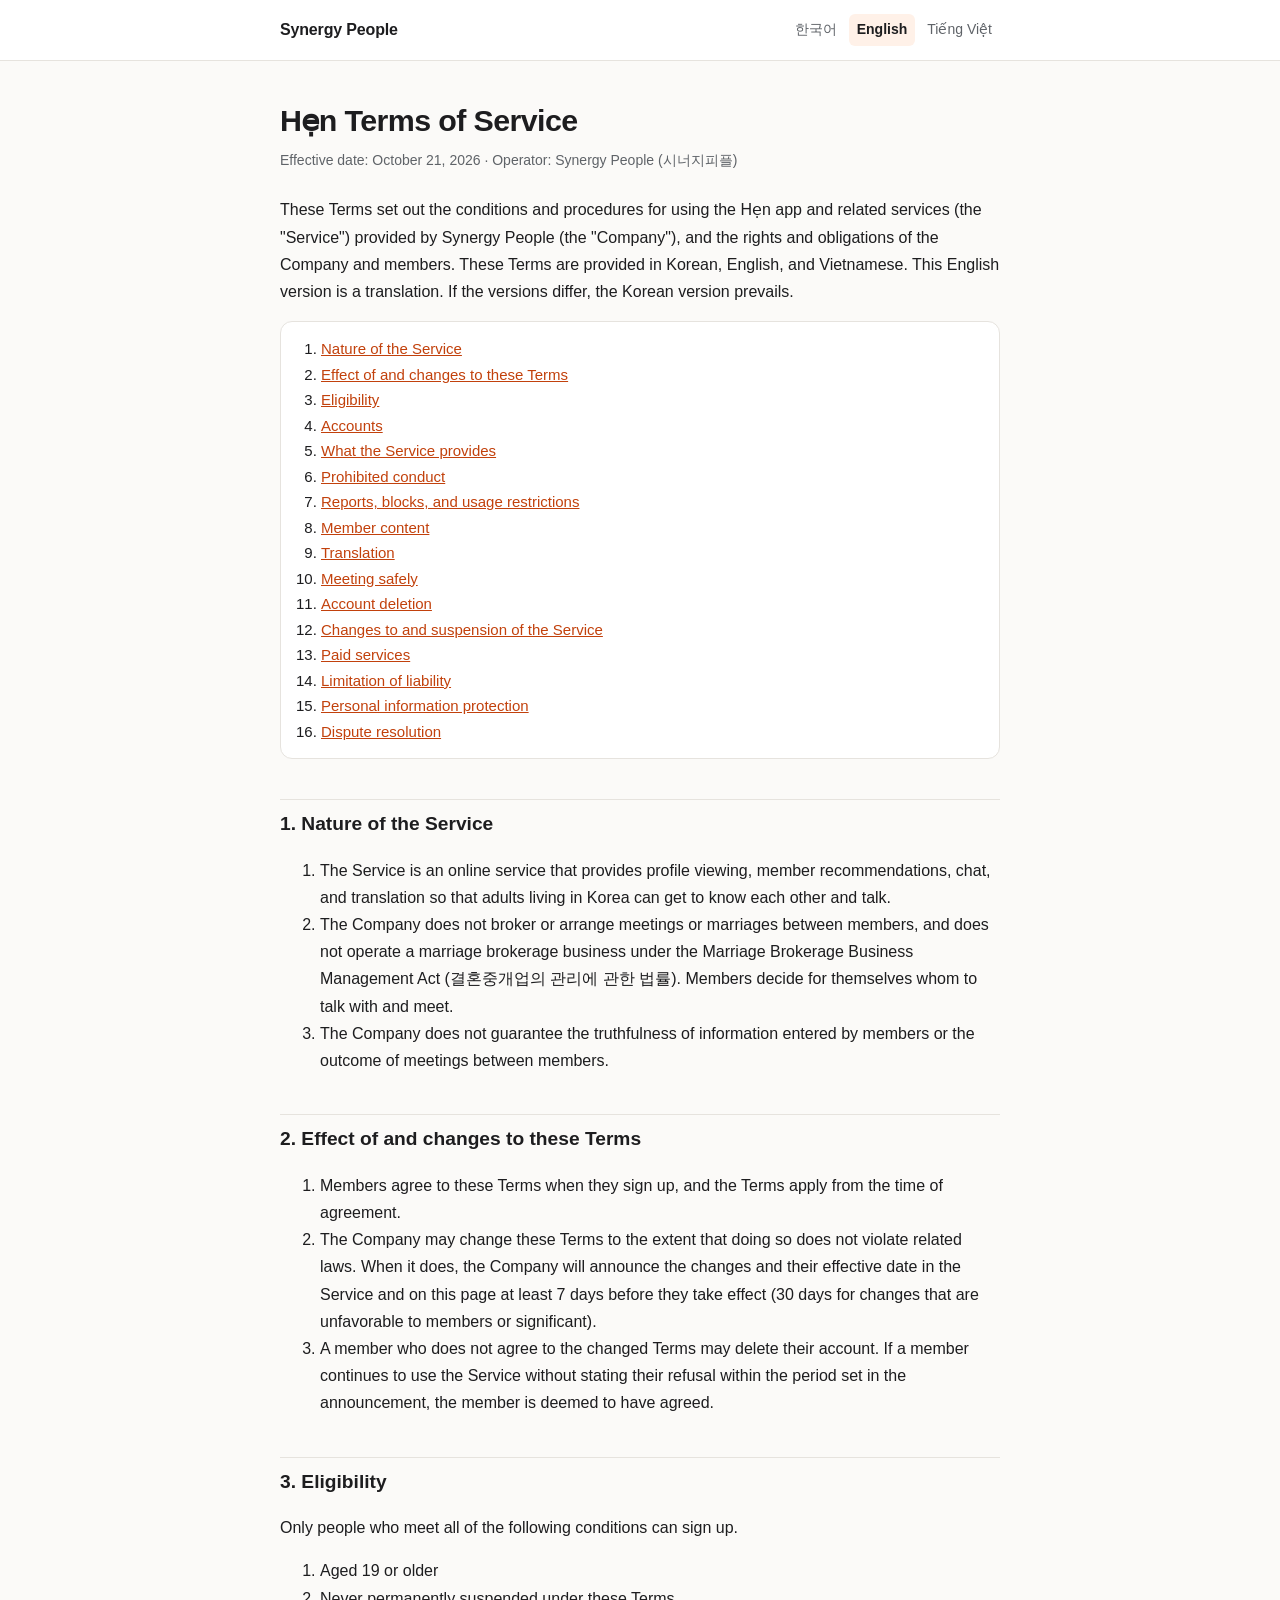
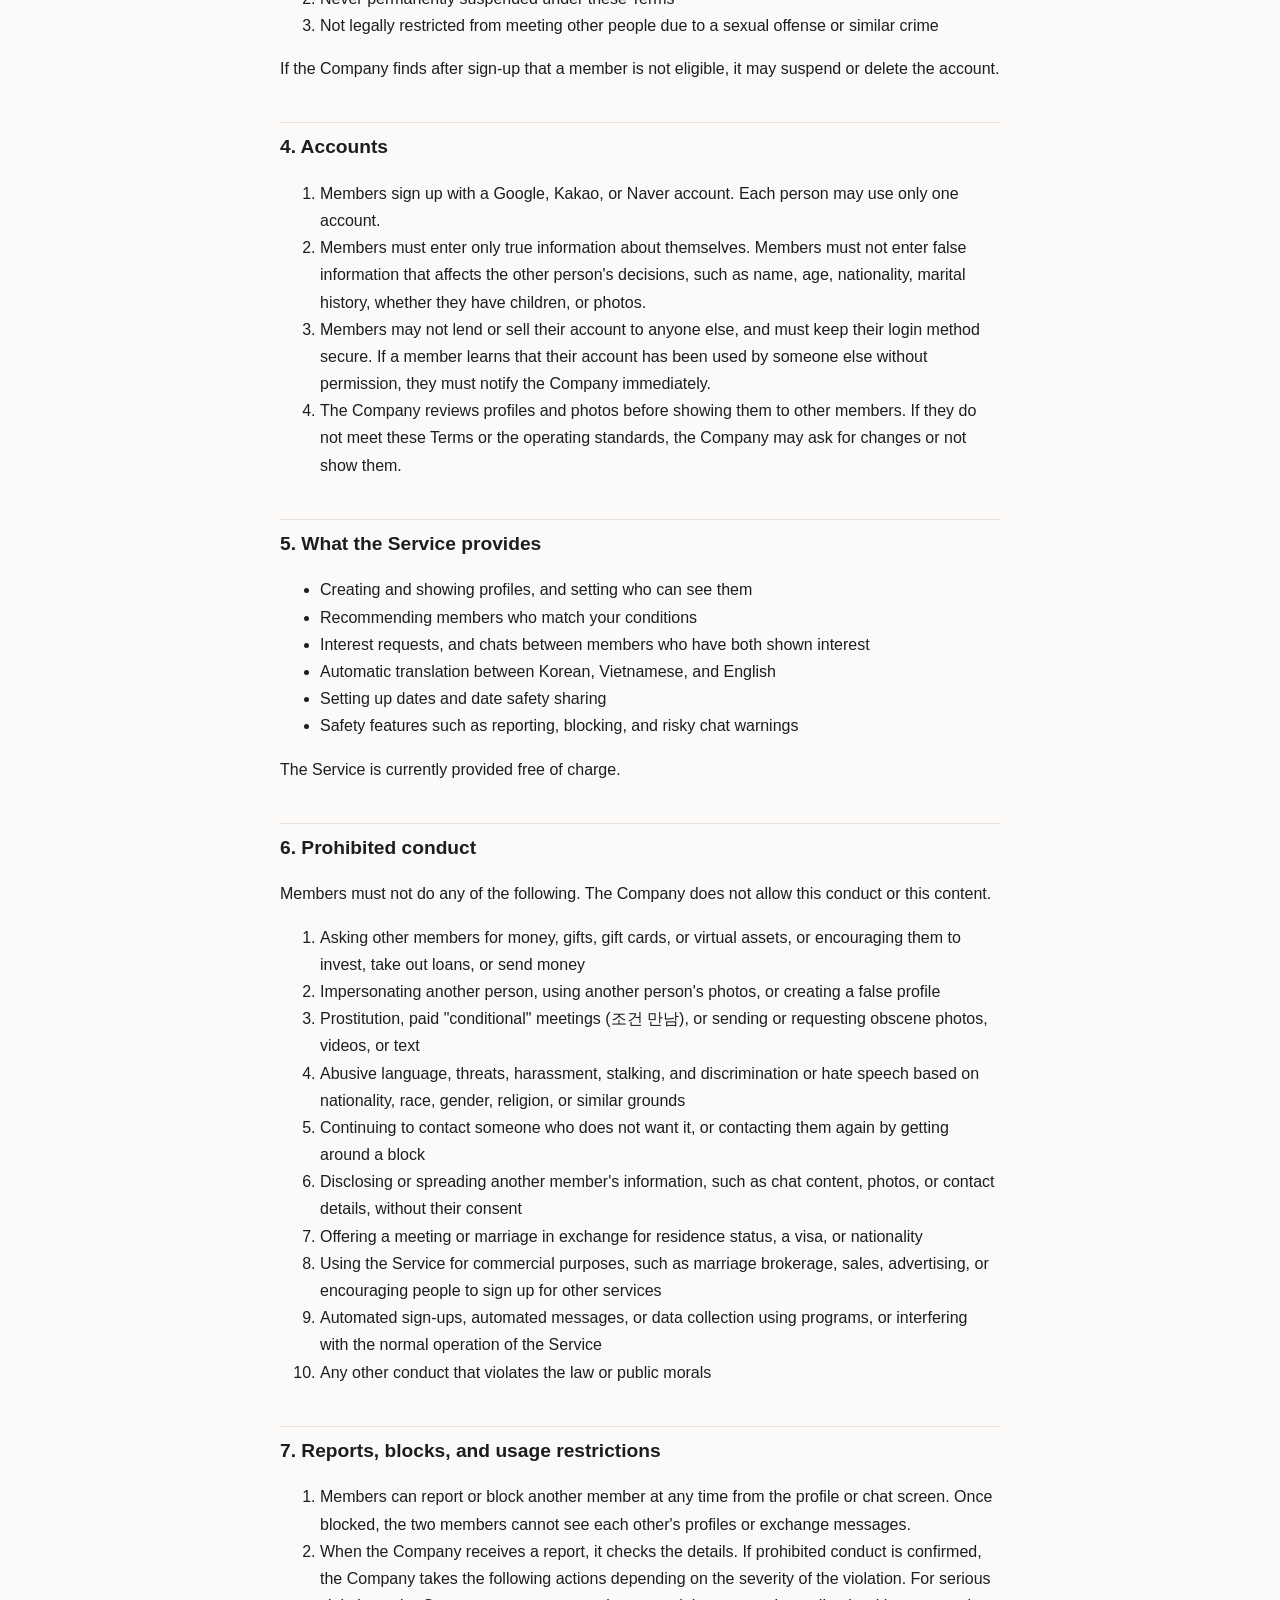
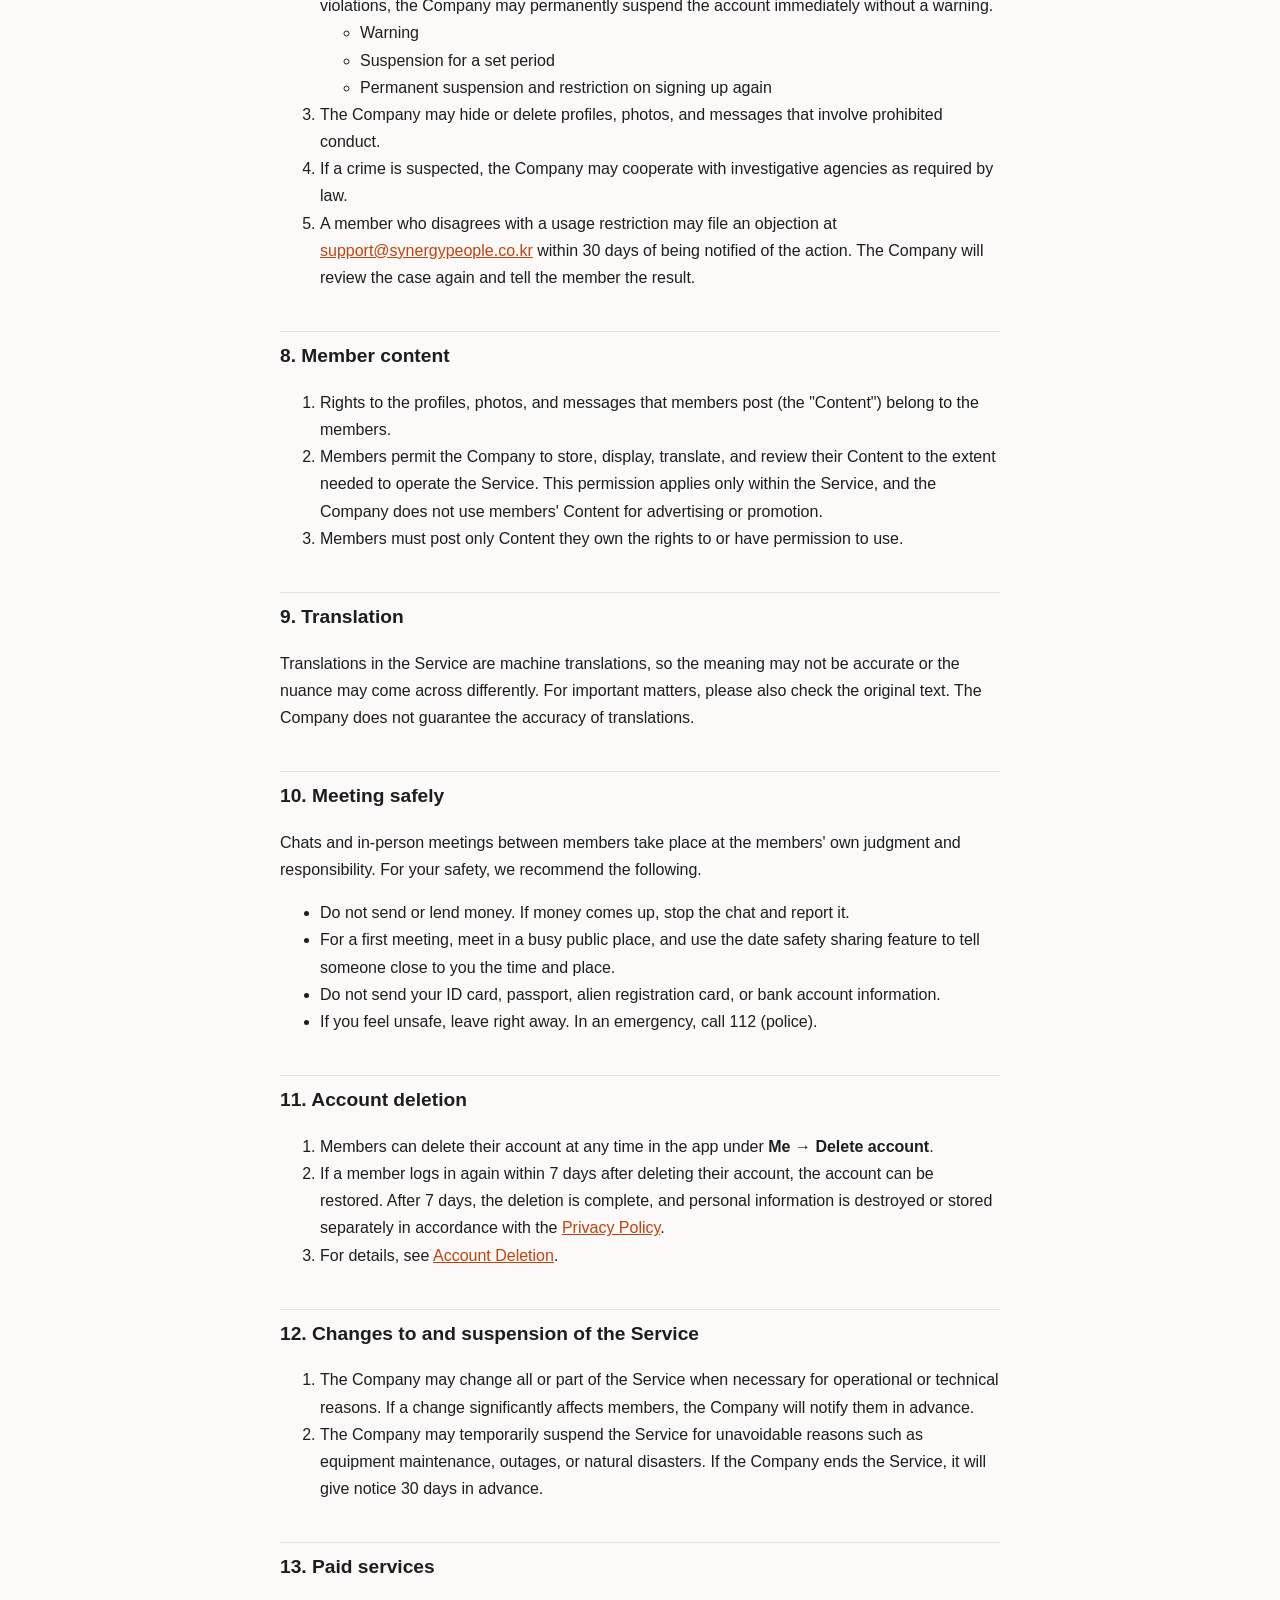
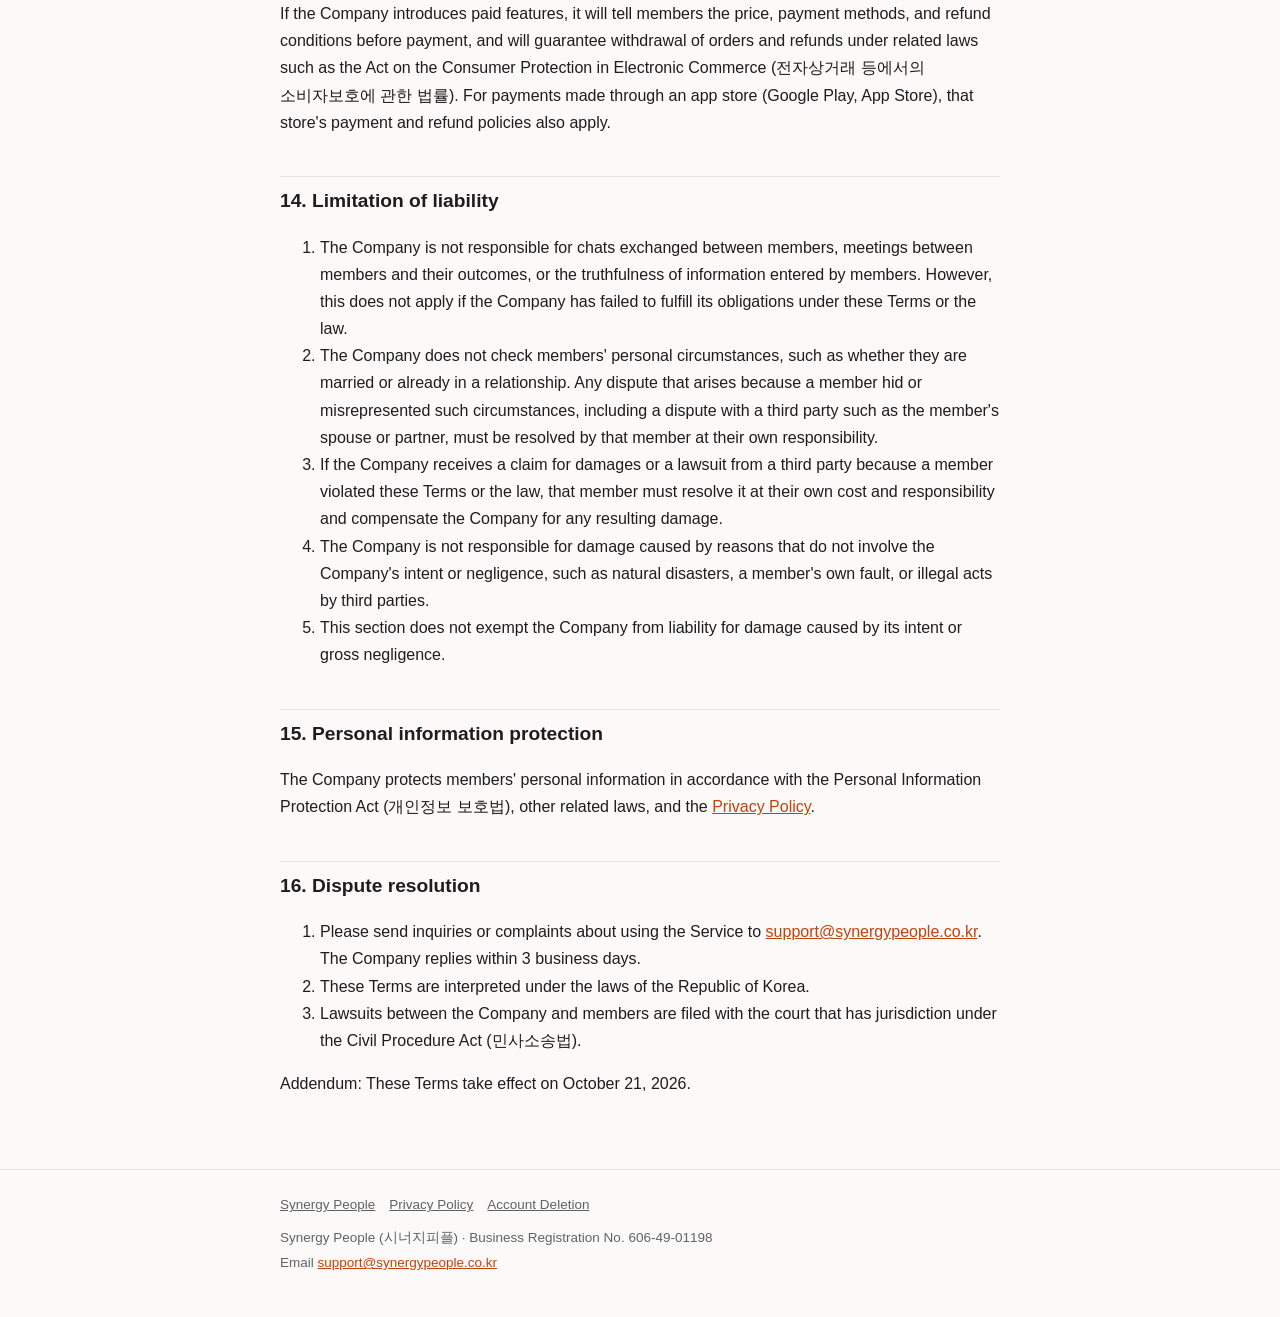
<file: hen/terms/en/index.html>
<!doctype html>
<html lang="en">
<head>
<meta charset="utf-8">
<meta name="viewport" content="width=device-width, initial-scale=1">
<title>Hẹn Terms of Service</title>
<meta name="description" content="Terms of Service for the Hẹn app, operated by Synergy People.">
<link rel="stylesheet" href="/assets/style.css">
<link rel="alternate" hreflang="ko" href="https://synergypeople.co.kr/hen/terms/">
<link rel="alternate" hreflang="en" href="https://synergypeople.co.kr/hen/terms/en/">
<link rel="alternate" hreflang="vi" href="https://synergypeople.co.kr/hen/terms/vi/">
</head>
<body>
<header class="top"><div class="wrap">
  <a class="brand" href="/en/">Synergy People</a>
  <nav class="lang" aria-label="Language"><a href="/hen/terms/">한국어</a><a href="/hen/terms/en/" aria-current="true">English</a><a href="/hen/terms/vi/">Tiếng Việt</a></nav>
</div></header>

<main><div class="wrap">
  <h1>Hẹn Terms of Service</h1>
  <p class="meta">Effective date: October 21, 2026 · Operator: Synergy People (시너지피플)</p>

  <p>These Terms set out the conditions and procedures for using the Hẹn app and related services (the "Service") provided by Synergy People (the "Company"), and the rights and obligations of the Company and members. These Terms are provided in Korean, English, and Vietnamese. This English version is a translation. If the versions differ, the Korean version prevails.</p>

  <nav class="toc" aria-label="Table of contents"><ol>
    <li><a href="#t1">Nature of the Service</a></li>
    <li><a href="#t2">Effect of and changes to these Terms</a></li>
    <li><a href="#t3">Eligibility</a></li>
    <li><a href="#t4">Accounts</a></li>
    <li><a href="#t5">What the Service provides</a></li>
    <li><a href="#t6">Prohibited conduct</a></li>
    <li><a href="#t7">Reports, blocks, and usage restrictions</a></li>
    <li><a href="#t8">Member content</a></li>
    <li><a href="#t9">Translation</a></li>
    <li><a href="#t10">Meeting safely</a></li>
    <li><a href="#t11">Account deletion</a></li>
    <li><a href="#t12">Changes to and suspension of the Service</a></li>
    <li><a href="#t13">Paid services</a></li>
    <li><a href="#t14">Limitation of liability</a></li>
    <li><a href="#t15">Personal information protection</a></li>
    <li><a href="#t16">Dispute resolution</a></li>
  </ol></nav>

  <h2 id="t1">1. Nature of the Service</h2>
  <ol>
    <li>The Service is an online service that provides profile viewing, member recommendations, chat, and translation so that adults living in Korea can get to know each other and talk.</li>
    <li>The Company does not broker or arrange meetings or marriages between members, and does not operate a marriage brokerage business under the Marriage Brokerage Business Management Act (결혼중개업의 관리에 관한 법률). Members decide for themselves whom to talk with and meet.</li>
    <li>The Company does not guarantee the truthfulness of information entered by members or the outcome of meetings between members.</li>
  </ol>

  <h2 id="t2">2. Effect of and changes to these Terms</h2>
  <ol>
    <li>Members agree to these Terms when they sign up, and the Terms apply from the time of agreement.</li>
    <li>The Company may change these Terms to the extent that doing so does not violate related laws. When it does, the Company will announce the changes and their effective date in the Service and on this page at least 7 days before they take effect (30 days for changes that are unfavorable to members or significant).</li>
    <li>A member who does not agree to the changed Terms may delete their account. If a member continues to use the Service without stating their refusal within the period set in the announcement, the member is deemed to have agreed.</li>
  </ol>

  <h2 id="t3">3. Eligibility</h2>
  <p>Only people who meet all of the following conditions can sign up.</p>
  <ol>
    <li>Aged 19 or older</li>
    <li>Never permanently suspended under these Terms</li>
    <li>Not legally restricted from meeting other people due to a sexual offense or similar crime</li>
  </ol>
  <p>If the Company finds after sign-up that a member is not eligible, it may suspend or delete the account.</p>

  <h2 id="t4">4. Accounts</h2>
  <ol>
    <li>Members sign up with a Google, Kakao, or Naver account. Each person may use only one account.</li>
    <li>Members must enter only true information about themselves. Members must not enter false information that affects the other person's decisions, such as name, age, nationality, marital history, whether they have children, or photos.</li>
    <li>Members may not lend or sell their account to anyone else, and must keep their login method secure. If a member learns that their account has been used by someone else without permission, they must notify the Company immediately.</li>
    <li>The Company reviews profiles and photos before showing them to other members. If they do not meet these Terms or the operating standards, the Company may ask for changes or not show them.</li>
  </ol>

  <h2 id="t5">5. What the Service provides</h2>
  <ul>
    <li>Creating and showing profiles, and setting who can see them</li>
    <li>Recommending members who match your conditions</li>
    <li>Interest requests, and chats between members who have both shown interest</li>
    <li>Automatic translation between Korean, Vietnamese, and English</li>
    <li>Setting up dates and date safety sharing</li>
    <li>Safety features such as reporting, blocking, and risky chat warnings</li>
  </ul>
  <p>The Service is currently provided free of charge.</p>

  <h2 id="t6">6. Prohibited conduct</h2>
  <p>Members must not do any of the following. The Company does not allow this conduct or this content.</p>
  <ol>
    <li>Asking other members for money, gifts, gift cards, or virtual assets, or encouraging them to invest, take out loans, or send money</li>
    <li>Impersonating another person, using another person's photos, or creating a false profile</li>
    <li>Prostitution, paid "conditional" meetings (조건 만남), or sending or requesting obscene photos, videos, or text</li>
    <li>Abusive language, threats, harassment, stalking, and discrimination or hate speech based on nationality, race, gender, religion, or similar grounds</li>
    <li>Continuing to contact someone who does not want it, or contacting them again by getting around a block</li>
    <li>Disclosing or spreading another member's information, such as chat content, photos, or contact details, without their consent</li>
    <li>Offering a meeting or marriage in exchange for residence status, a visa, or nationality</li>
    <li>Using the Service for commercial purposes, such as marriage brokerage, sales, advertising, or encouraging people to sign up for other services</li>
    <li>Automated sign-ups, automated messages, or data collection using programs, or interfering with the normal operation of the Service</li>
    <li>Any other conduct that violates the law or public morals</li>
  </ol>

  <h2 id="t7">7. Reports, blocks, and usage restrictions</h2>
  <ol>
    <li>Members can report or block another member at any time from the profile or chat screen. Once blocked, the two members cannot see each other's profiles or exchange messages.</li>
    <li>When the Company receives a report, it checks the details. If prohibited conduct is confirmed, the Company takes the following actions depending on the severity of the violation. For serious violations, the Company may permanently suspend the account immediately without a warning.
      <ul>
        <li>Warning</li>
        <li>Suspension for a set period</li>
        <li>Permanent suspension and restriction on signing up again</li>
      </ul>
    </li>
    <li>The Company may hide or delete profiles, photos, and messages that involve prohibited conduct.</li>
    <li>If a crime is suspected, the Company may cooperate with investigative agencies as required by law.</li>
    <li>A member who disagrees with a usage restriction may file an objection at <a href="mailto:support@synergypeople.co.kr">support@synergypeople.co.kr</a> within 30 days of being notified of the action. The Company will review the case again and tell the member the result.</li>
  </ol>

  <h2 id="t8">8. Member content</h2>
  <ol>
    <li>Rights to the profiles, photos, and messages that members post (the "Content") belong to the members.</li>
    <li>Members permit the Company to store, display, translate, and review their Content to the extent needed to operate the Service. This permission applies only within the Service, and the Company does not use members' Content for advertising or promotion.</li>
    <li>Members must post only Content they own the rights to or have permission to use.</li>
  </ol>

  <h2 id="t9">9. Translation</h2>
  <p>Translations in the Service are machine translations, so the meaning may not be accurate or the nuance may come across differently. For important matters, please also check the original text. The Company does not guarantee the accuracy of translations.</p>

  <h2 id="t10">10. Meeting safely</h2>
  <p>Chats and in-person meetings between members take place at the members' own judgment and responsibility. For your safety, we recommend the following.</p>
  <ul>
    <li>Do not send or lend money. If money comes up, stop the chat and report it.</li>
    <li>For a first meeting, meet in a busy public place, and use the date safety sharing feature to tell someone close to you the time and place.</li>
    <li>Do not send your ID card, passport, alien registration card, or bank account information.</li>
    <li>If you feel unsafe, leave right away. In an emergency, call 112 (police).</li>
  </ul>

  <h2 id="t11">11. Account deletion</h2>
  <ol>
    <li>Members can delete their account at any time in the app under <strong>Me → Delete account</strong>.</li>
    <li>If a member logs in again within 7 days after deleting their account, the account can be restored. After 7 days, the deletion is complete, and personal information is destroyed or stored separately in accordance with the <a href="/hen/privacy/en/">Privacy Policy</a>.</li>
    <li>For details, see <a href="/hen/delete-account/en/">Account Deletion</a>.</li>
  </ol>

  <h2 id="t12">12. Changes to and suspension of the Service</h2>
  <ol>
    <li>The Company may change all or part of the Service when necessary for operational or technical reasons. If a change significantly affects members, the Company will notify them in advance.</li>
    <li>The Company may temporarily suspend the Service for unavoidable reasons such as equipment maintenance, outages, or natural disasters. If the Company ends the Service, it will give notice 30 days in advance.</li>
  </ol>

  <h2 id="t13">13. Paid services</h2>
  <p>If the Company introduces paid features, it will tell members the price, payment methods, and refund conditions before payment, and will guarantee withdrawal of orders and refunds under related laws such as the Act on the Consumer Protection in Electronic Commerce (전자상거래 등에서의 소비자보호에 관한 법률). For payments made through an app store (Google Play, App Store), that store's payment and refund policies also apply.</p>

  <h2 id="t14">14. Limitation of liability</h2>
  <ol>
    <li>The Company is not responsible for chats exchanged between members, meetings between members and their outcomes, or the truthfulness of information entered by members. However, this does not apply if the Company has failed to fulfill its obligations under these Terms or the law.</li>
    <li>The Company does not check members' personal circumstances, such as whether they are married or already in a relationship. Any dispute that arises because a member hid or misrepresented such circumstances, including a dispute with a third party such as the member's spouse or partner, must be resolved by that member at their own responsibility.</li>
    <li>If the Company receives a claim for damages or a lawsuit from a third party because a member violated these Terms or the law, that member must resolve it at their own cost and responsibility and compensate the Company for any resulting damage.</li>
    <li>The Company is not responsible for damage caused by reasons that do not involve the Company's intent or negligence, such as natural disasters, a member's own fault, or illegal acts by third parties.</li>
    <li>This section does not exempt the Company from liability for damage caused by its intent or gross negligence.</li>
  </ol>

  <h2 id="t15">15. Personal information protection</h2>
  <p>The Company protects members' personal information in accordance with the Personal Information Protection Act (개인정보 보호법), other related laws, and the <a href="/hen/privacy/en/">Privacy Policy</a>.</p>

  <h2 id="t16">16. Dispute resolution</h2>
  <ol>
    <li>Please send inquiries or complaints about using the Service to <a href="mailto:support@synergypeople.co.kr">support@synergypeople.co.kr</a>. The Company replies within 3 business days.</li>
    <li>These Terms are interpreted under the laws of the Republic of Korea.</li>
    <li>Lawsuits between the Company and members are filed with the court that has jurisdiction under the Civil Procedure Act (민사소송법).</li>
  </ol>

  <p>Addendum: These Terms take effect on October 21, 2026.</p>
</div></main>

<footer class="bottom"><div class="wrap">
  <nav><a href="/en/">Synergy People</a><a href="/hen/privacy/en/">Privacy Policy</a><a href="/hen/delete-account/en/">Account Deletion</a></nav>
  <p>Synergy People (시너지피플) · Business Registration No. 606-49-01198</p>
  <p>Email <a href="mailto:support@synergypeople.co.kr">support@synergypeople.co.kr</a></p>
</div></footer>
</body>
</html>
</file>
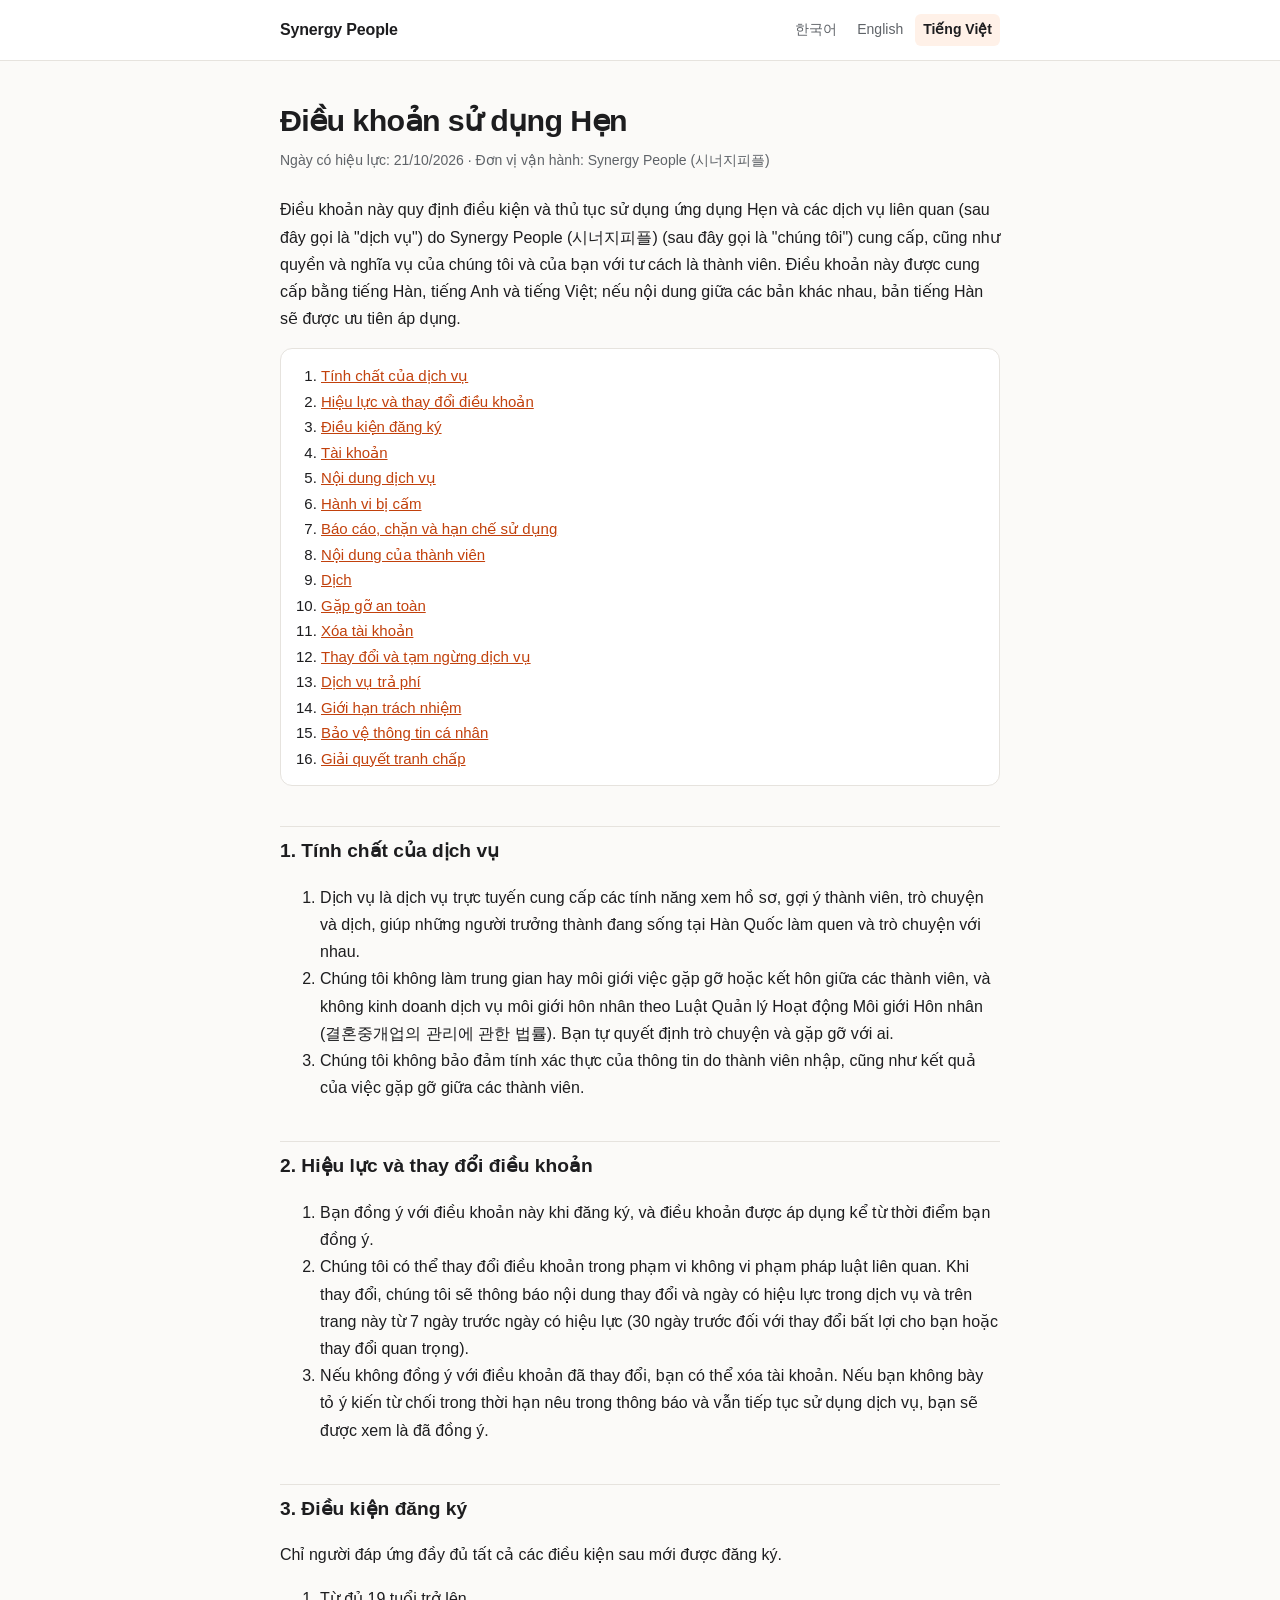
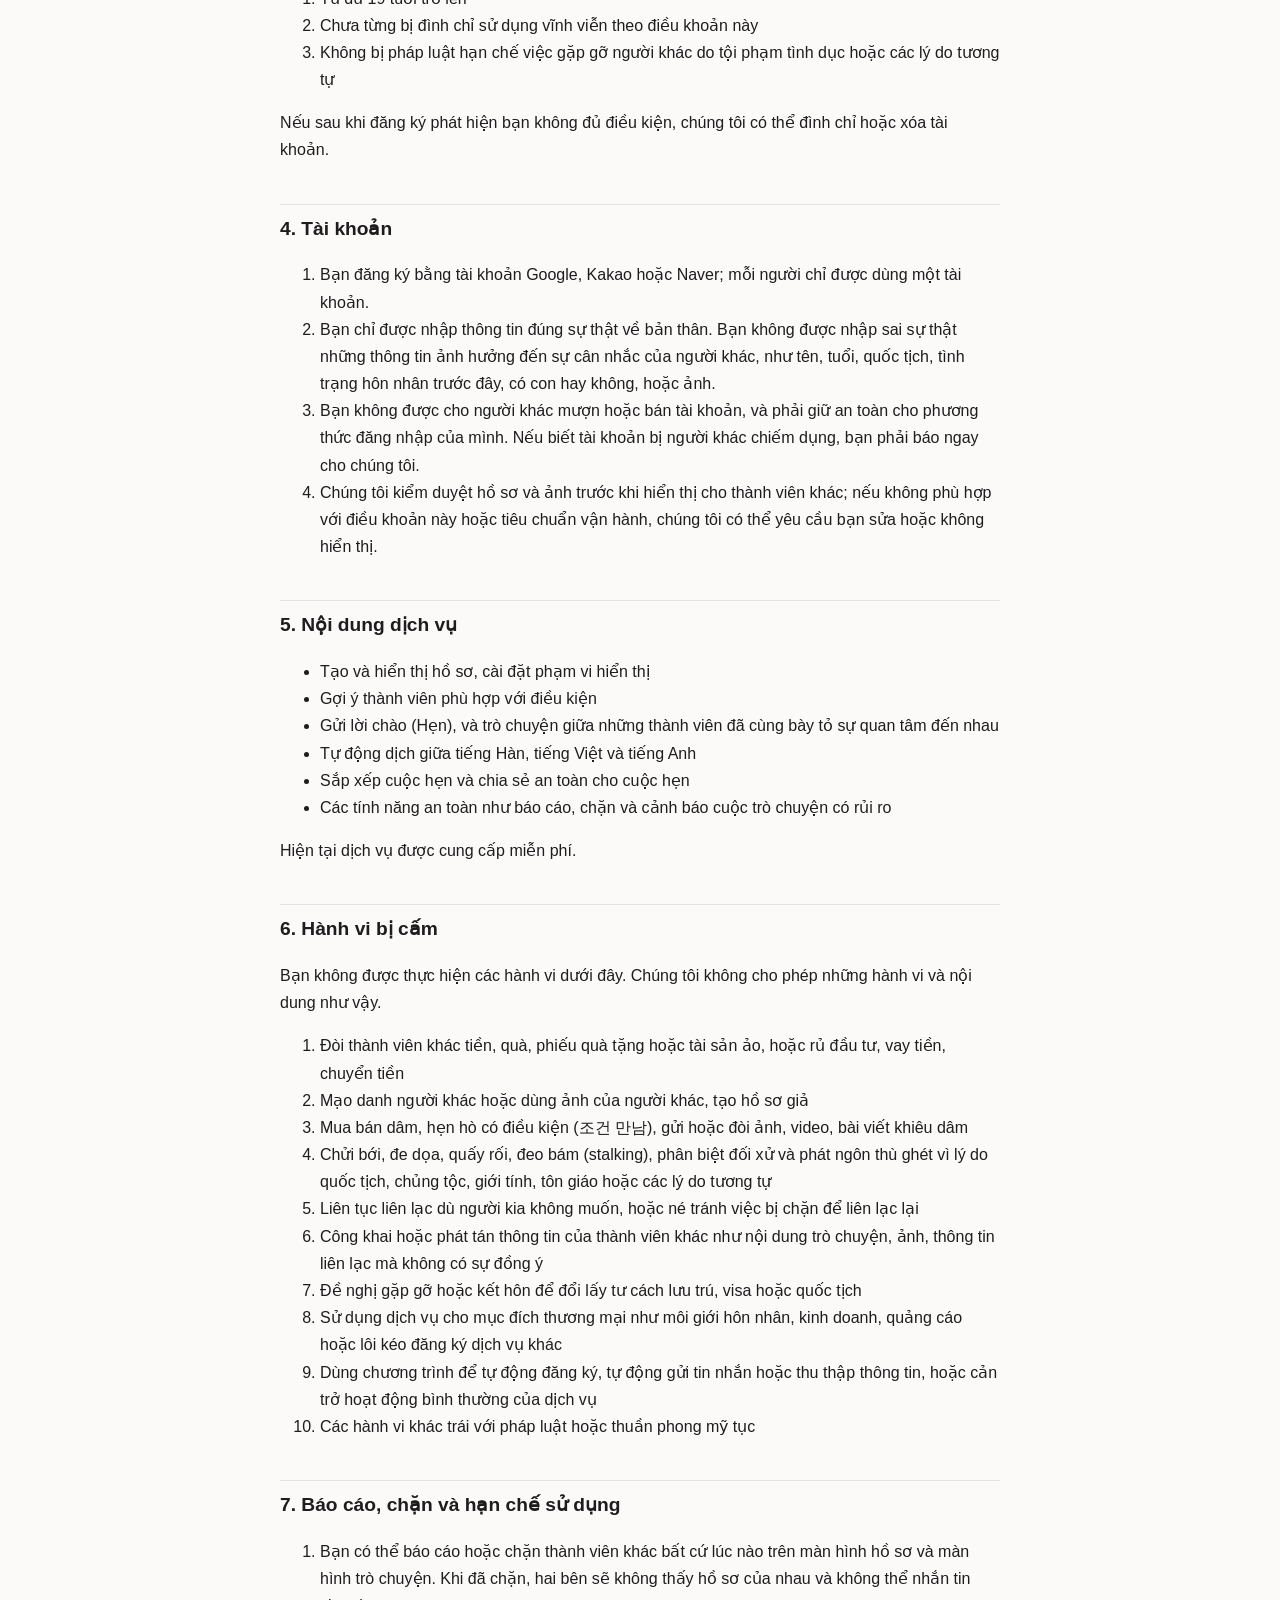
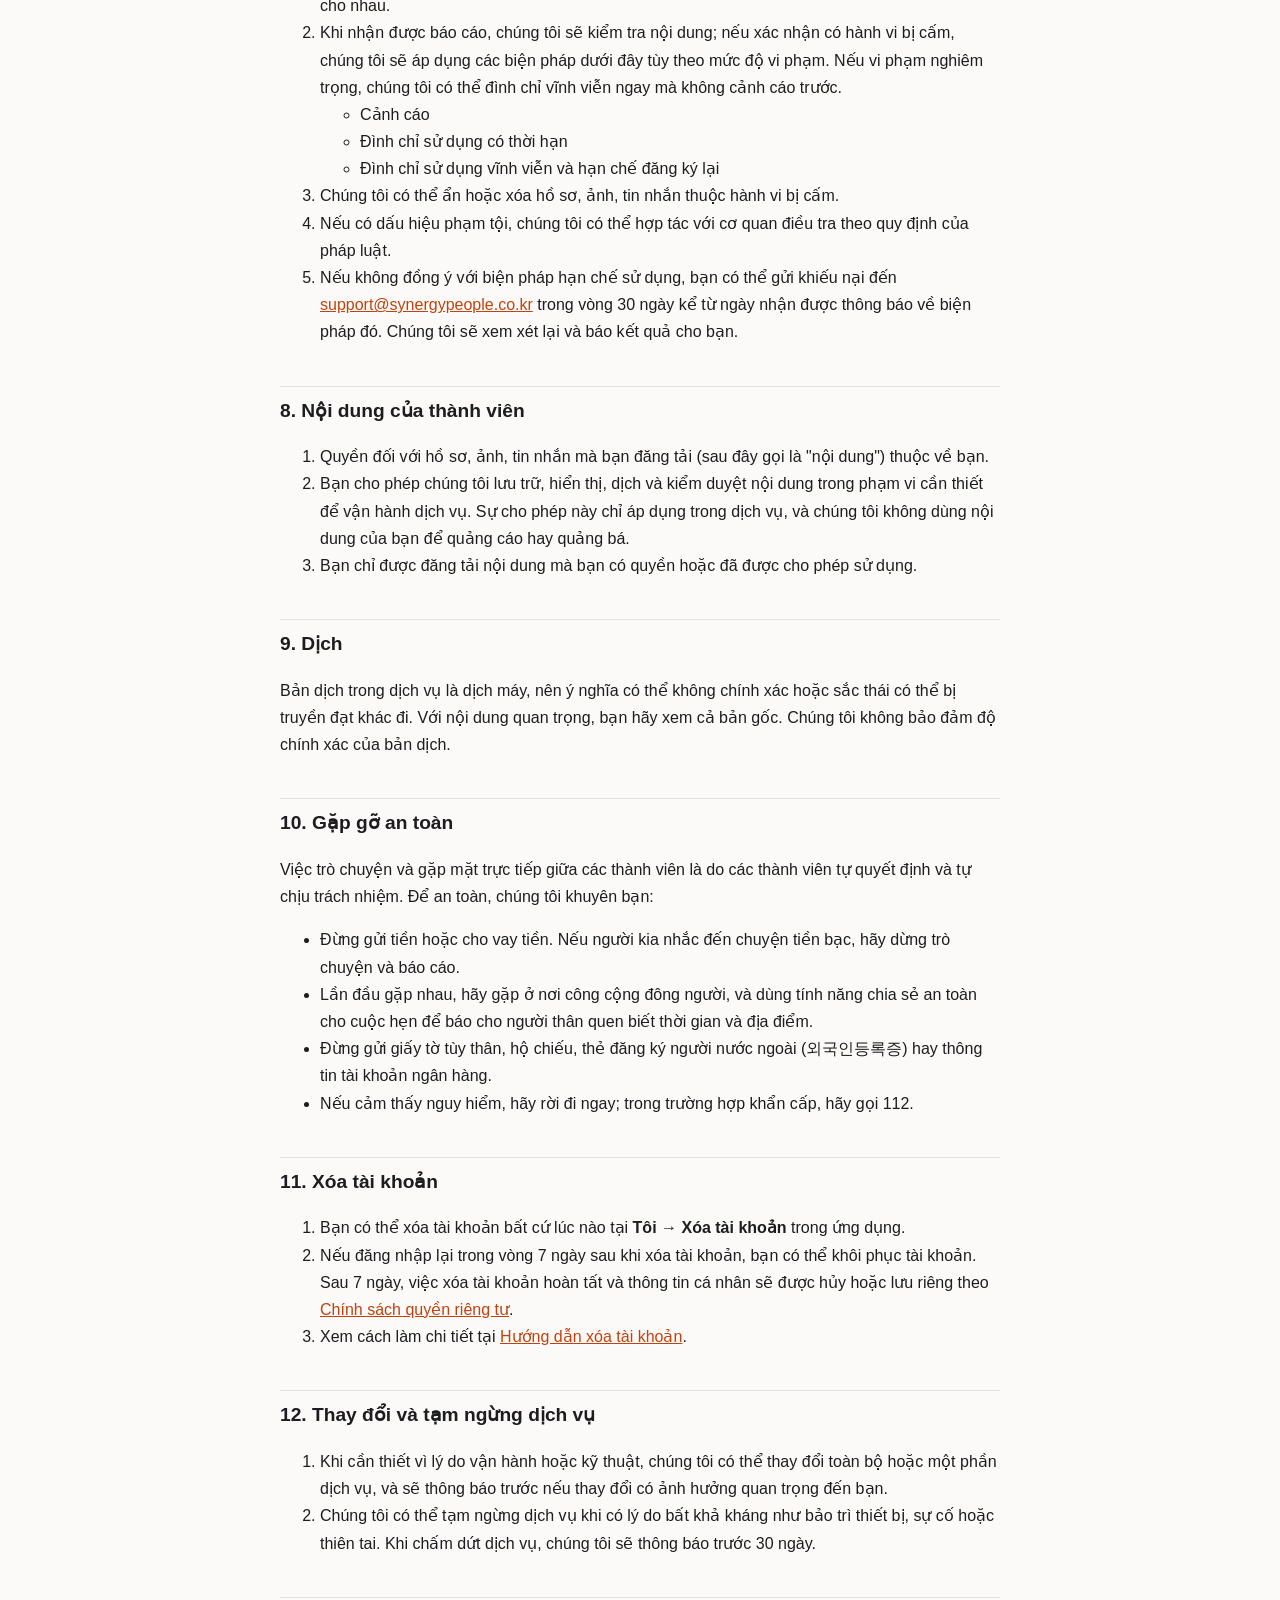
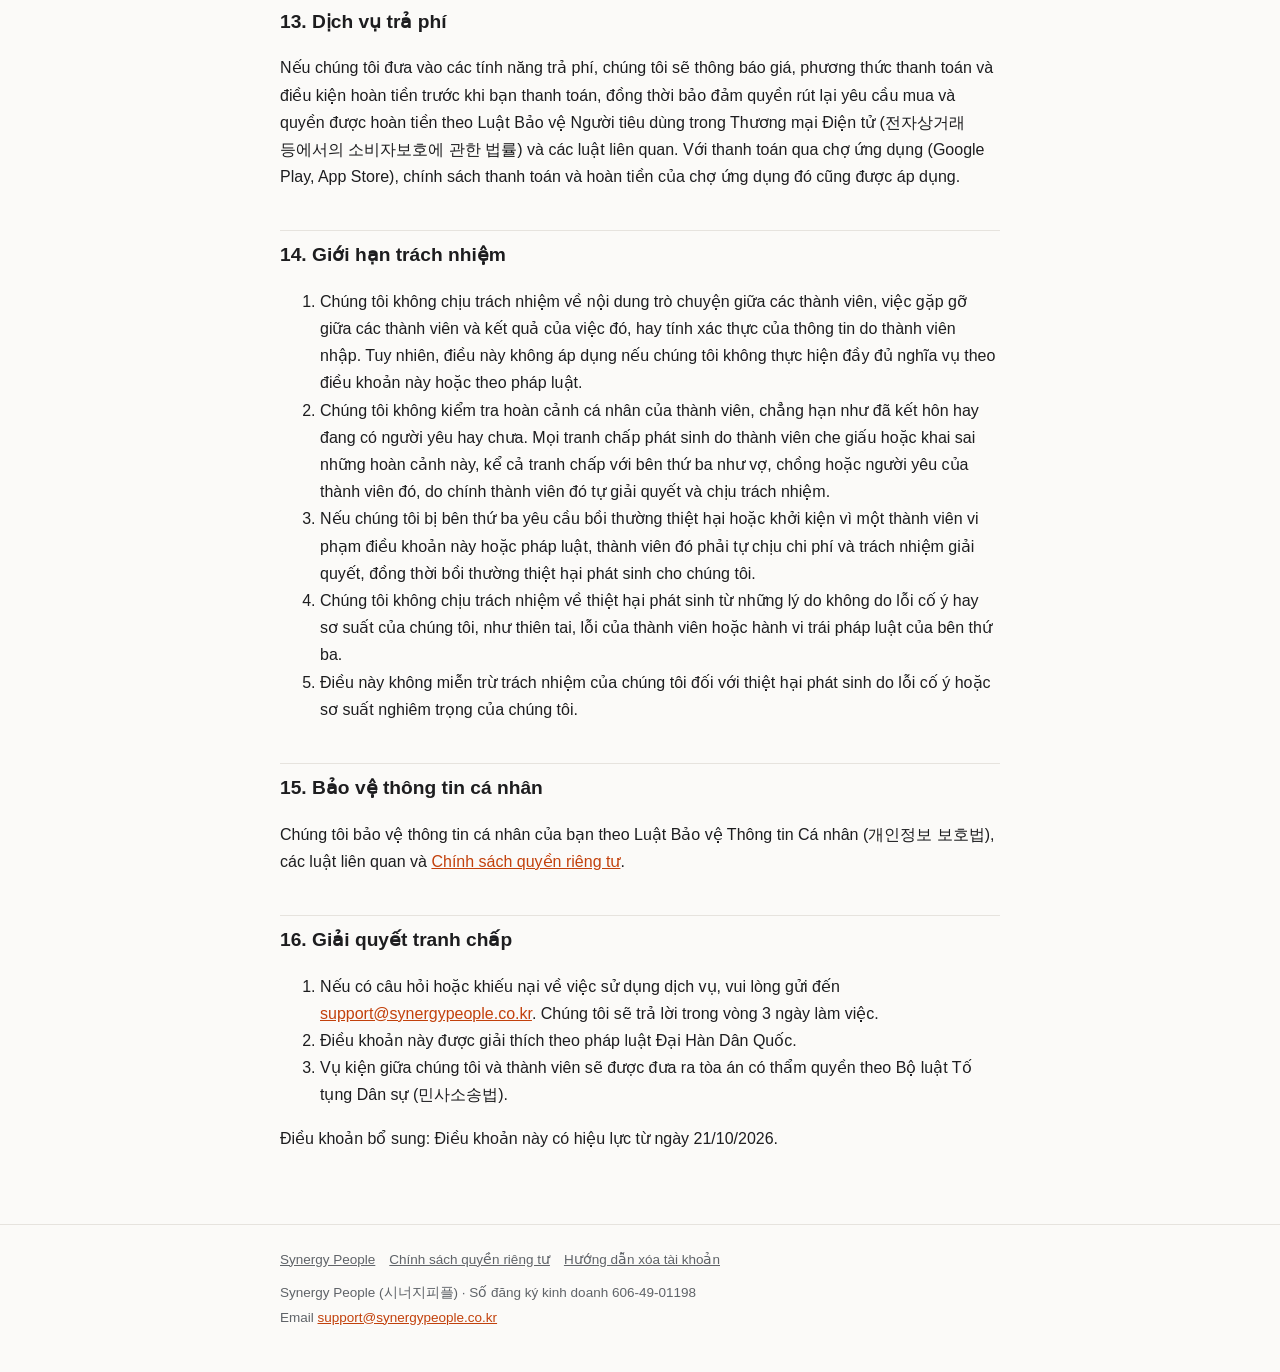
<file: hen/terms/vi/index.html>
<!doctype html>
<html lang="vi">
<head>
<meta charset="utf-8">
<meta name="viewport" content="width=device-width, initial-scale=1">
<title>Điều khoản sử dụng Hẹn</title>
<meta name="description" content="Điều khoản sử dụng ứng dụng Hẹn do Synergy People vận hành.">
<link rel="stylesheet" href="/assets/style.css">
<link rel="alternate" hreflang="ko" href="https://synergypeople.co.kr/hen/terms/">
<link rel="alternate" hreflang="en" href="https://synergypeople.co.kr/hen/terms/en/">
<link rel="alternate" hreflang="vi" href="https://synergypeople.co.kr/hen/terms/vi/">
</head>
<body>
<header class="top"><div class="wrap">
  <a class="brand" href="/vi/">Synergy People</a>
  <nav class="lang" aria-label="Ngôn ngữ"><a href="/hen/terms/">한국어</a><a href="/hen/terms/en/">English</a><a href="/hen/terms/vi/" aria-current="true">Tiếng Việt</a></nav>
</div></header>

<main><div class="wrap">
  <h1>Điều khoản sử dụng Hẹn</h1>
  <p class="meta">Ngày có hiệu lực: 21/10/2026 · Đơn vị vận hành: Synergy People (시너지피플)</p>

  <p>Điều khoản này quy định điều kiện và thủ tục sử dụng ứng dụng Hẹn và các dịch vụ liên quan (sau đây gọi là "dịch vụ") do Synergy People (시너지피플) (sau đây gọi là "chúng tôi") cung cấp, cũng như quyền và nghĩa vụ của chúng tôi và của bạn với tư cách là thành viên. Điều khoản này được cung cấp bằng tiếng Hàn, tiếng Anh và tiếng Việt; nếu nội dung giữa các bản khác nhau, bản tiếng Hàn sẽ được ưu tiên áp dụng.</p>

  <nav class="toc" aria-label="Mục lục"><ol>
    <li><a href="#t1">Tính chất của dịch vụ</a></li>
    <li><a href="#t2">Hiệu lực và thay đổi điều khoản</a></li>
    <li><a href="#t3">Điều kiện đăng ký</a></li>
    <li><a href="#t4">Tài khoản</a></li>
    <li><a href="#t5">Nội dung dịch vụ</a></li>
    <li><a href="#t6">Hành vi bị cấm</a></li>
    <li><a href="#t7">Báo cáo, chặn và hạn chế sử dụng</a></li>
    <li><a href="#t8">Nội dung của thành viên</a></li>
    <li><a href="#t9">Dịch</a></li>
    <li><a href="#t10">Gặp gỡ an toàn</a></li>
    <li><a href="#t11">Xóa tài khoản</a></li>
    <li><a href="#t12">Thay đổi và tạm ngừng dịch vụ</a></li>
    <li><a href="#t13">Dịch vụ trả phí</a></li>
    <li><a href="#t14">Giới hạn trách nhiệm</a></li>
    <li><a href="#t15">Bảo vệ thông tin cá nhân</a></li>
    <li><a href="#t16">Giải quyết tranh chấp</a></li>
  </ol></nav>

  <h2 id="t1">1. Tính chất của dịch vụ</h2>
  <ol>
    <li>Dịch vụ là dịch vụ trực tuyến cung cấp các tính năng xem hồ sơ, gợi ý thành viên, trò chuyện và dịch, giúp những người trưởng thành đang sống tại Hàn Quốc làm quen và trò chuyện với nhau.</li>
    <li>Chúng tôi không làm trung gian hay môi giới việc gặp gỡ hoặc kết hôn giữa các thành viên, và không kinh doanh dịch vụ môi giới hôn nhân theo Luật Quản lý Hoạt động Môi giới Hôn nhân (결혼중개업의 관리에 관한 법률). Bạn tự quyết định trò chuyện và gặp gỡ với ai.</li>
    <li>Chúng tôi không bảo đảm tính xác thực của thông tin do thành viên nhập, cũng như kết quả của việc gặp gỡ giữa các thành viên.</li>
  </ol>

  <h2 id="t2">2. Hiệu lực và thay đổi điều khoản</h2>
  <ol>
    <li>Bạn đồng ý với điều khoản này khi đăng ký, và điều khoản được áp dụng kể từ thời điểm bạn đồng ý.</li>
    <li>Chúng tôi có thể thay đổi điều khoản trong phạm vi không vi phạm pháp luật liên quan. Khi thay đổi, chúng tôi sẽ thông báo nội dung thay đổi và ngày có hiệu lực trong dịch vụ và trên trang này từ 7 ngày trước ngày có hiệu lực (30 ngày trước đối với thay đổi bất lợi cho bạn hoặc thay đổi quan trọng).</li>
    <li>Nếu không đồng ý với điều khoản đã thay đổi, bạn có thể xóa tài khoản. Nếu bạn không bày tỏ ý kiến từ chối trong thời hạn nêu trong thông báo và vẫn tiếp tục sử dụng dịch vụ, bạn sẽ được xem là đã đồng ý.</li>
  </ol>

  <h2 id="t3">3. Điều kiện đăng ký</h2>
  <p>Chỉ người đáp ứng đầy đủ tất cả các điều kiện sau mới được đăng ký.</p>
  <ol>
    <li>Từ đủ 19 tuổi trở lên</li>
    <li>Chưa từng bị đình chỉ sử dụng vĩnh viễn theo điều khoản này</li>
    <li>Không bị pháp luật hạn chế việc gặp gỡ người khác do tội phạm tình dục hoặc các lý do tương tự</li>
  </ol>
  <p>Nếu sau khi đăng ký phát hiện bạn không đủ điều kiện, chúng tôi có thể đình chỉ hoặc xóa tài khoản.</p>

  <h2 id="t4">4. Tài khoản</h2>
  <ol>
    <li>Bạn đăng ký bằng tài khoản Google, Kakao hoặc Naver; mỗi người chỉ được dùng một tài khoản.</li>
    <li>Bạn chỉ được nhập thông tin đúng sự thật về bản thân. Bạn không được nhập sai sự thật những thông tin ảnh hưởng đến sự cân nhắc của người khác, như tên, tuổi, quốc tịch, tình trạng hôn nhân trước đây, có con hay không, hoặc ảnh.</li>
    <li>Bạn không được cho người khác mượn hoặc bán tài khoản, và phải giữ an toàn cho phương thức đăng nhập của mình. Nếu biết tài khoản bị người khác chiếm dụng, bạn phải báo ngay cho chúng tôi.</li>
    <li>Chúng tôi kiểm duyệt hồ sơ và ảnh trước khi hiển thị cho thành viên khác; nếu không phù hợp với điều khoản này hoặc tiêu chuẩn vận hành, chúng tôi có thể yêu cầu bạn sửa hoặc không hiển thị.</li>
  </ol>

  <h2 id="t5">5. Nội dung dịch vụ</h2>
  <ul>
    <li>Tạo và hiển thị hồ sơ, cài đặt phạm vi hiển thị</li>
    <li>Gợi ý thành viên phù hợp với điều kiện</li>
    <li>Gửi lời chào (Hẹn), và trò chuyện giữa những thành viên đã cùng bày tỏ sự quan tâm đến nhau</li>
    <li>Tự động dịch giữa tiếng Hàn, tiếng Việt và tiếng Anh</li>
    <li>Sắp xếp cuộc hẹn và chia sẻ an toàn cho cuộc hẹn</li>
    <li>Các tính năng an toàn như báo cáo, chặn và cảnh báo cuộc trò chuyện có rủi ro</li>
  </ul>
  <p>Hiện tại dịch vụ được cung cấp miễn phí.</p>

  <h2 id="t6">6. Hành vi bị cấm</h2>
  <p>Bạn không được thực hiện các hành vi dưới đây. Chúng tôi không cho phép những hành vi và nội dung như vậy.</p>
  <ol>
    <li>Đòi thành viên khác tiền, quà, phiếu quà tặng hoặc tài sản ảo, hoặc rủ đầu tư, vay tiền, chuyển tiền</li>
    <li>Mạo danh người khác hoặc dùng ảnh của người khác, tạo hồ sơ giả</li>
    <li>Mua bán dâm, hẹn hò có điều kiện (조건 만남), gửi hoặc đòi ảnh, video, bài viết khiêu dâm</li>
    <li>Chửi bới, đe dọa, quấy rối, đeo bám (stalking), phân biệt đối xử và phát ngôn thù ghét vì lý do quốc tịch, chủng tộc, giới tính, tôn giáo hoặc các lý do tương tự</li>
    <li>Liên tục liên lạc dù người kia không muốn, hoặc né tránh việc bị chặn để liên lạc lại</li>
    <li>Công khai hoặc phát tán thông tin của thành viên khác như nội dung trò chuyện, ảnh, thông tin liên lạc mà không có sự đồng ý</li>
    <li>Đề nghị gặp gỡ hoặc kết hôn để đổi lấy tư cách lưu trú, visa hoặc quốc tịch</li>
    <li>Sử dụng dịch vụ cho mục đích thương mại như môi giới hôn nhân, kinh doanh, quảng cáo hoặc lôi kéo đăng ký dịch vụ khác</li>
    <li>Dùng chương trình để tự động đăng ký, tự động gửi tin nhắn hoặc thu thập thông tin, hoặc cản trở hoạt động bình thường của dịch vụ</li>
    <li>Các hành vi khác trái với pháp luật hoặc thuần phong mỹ tục</li>
  </ol>

  <h2 id="t7">7. Báo cáo, chặn và hạn chế sử dụng</h2>
  <ol>
    <li>Bạn có thể báo cáo hoặc chặn thành viên khác bất cứ lúc nào trên màn hình hồ sơ và màn hình trò chuyện. Khi đã chặn, hai bên sẽ không thấy hồ sơ của nhau và không thể nhắn tin cho nhau.</li>
    <li>Khi nhận được báo cáo, chúng tôi sẽ kiểm tra nội dung; nếu xác nhận có hành vi bị cấm, chúng tôi sẽ áp dụng các biện pháp dưới đây tùy theo mức độ vi phạm. Nếu vi phạm nghiêm trọng, chúng tôi có thể đình chỉ vĩnh viễn ngay mà không cảnh cáo trước.
      <ul>
        <li>Cảnh cáo</li>
        <li>Đình chỉ sử dụng có thời hạn</li>
        <li>Đình chỉ sử dụng vĩnh viễn và hạn chế đăng ký lại</li>
      </ul>
    </li>
    <li>Chúng tôi có thể ẩn hoặc xóa hồ sơ, ảnh, tin nhắn thuộc hành vi bị cấm.</li>
    <li>Nếu có dấu hiệu phạm tội, chúng tôi có thể hợp tác với cơ quan điều tra theo quy định của pháp luật.</li>
    <li>Nếu không đồng ý với biện pháp hạn chế sử dụng, bạn có thể gửi khiếu nại đến <a href="mailto:support@synergypeople.co.kr">support@synergypeople.co.kr</a> trong vòng 30 ngày kể từ ngày nhận được thông báo về biện pháp đó. Chúng tôi sẽ xem xét lại và báo kết quả cho bạn.</li>
  </ol>

  <h2 id="t8">8. Nội dung của thành viên</h2>
  <ol>
    <li>Quyền đối với hồ sơ, ảnh, tin nhắn mà bạn đăng tải (sau đây gọi là "nội dung") thuộc về bạn.</li>
    <li>Bạn cho phép chúng tôi lưu trữ, hiển thị, dịch và kiểm duyệt nội dung trong phạm vi cần thiết để vận hành dịch vụ. Sự cho phép này chỉ áp dụng trong dịch vụ, và chúng tôi không dùng nội dung của bạn để quảng cáo hay quảng bá.</li>
    <li>Bạn chỉ được đăng tải nội dung mà bạn có quyền hoặc đã được cho phép sử dụng.</li>
  </ol>

  <h2 id="t9">9. Dịch</h2>
  <p>Bản dịch trong dịch vụ là dịch máy, nên ý nghĩa có thể không chính xác hoặc sắc thái có thể bị truyền đạt khác đi. Với nội dung quan trọng, bạn hãy xem cả bản gốc. Chúng tôi không bảo đảm độ chính xác của bản dịch.</p>

  <h2 id="t10">10. Gặp gỡ an toàn</h2>
  <p>Việc trò chuyện và gặp mặt trực tiếp giữa các thành viên là do các thành viên tự quyết định và tự chịu trách nhiệm. Để an toàn, chúng tôi khuyên bạn:</p>
  <ul>
    <li>Đừng gửi tiền hoặc cho vay tiền. Nếu người kia nhắc đến chuyện tiền bạc, hãy dừng trò chuyện và báo cáo.</li>
    <li>Lần đầu gặp nhau, hãy gặp ở nơi công cộng đông người, và dùng tính năng chia sẻ an toàn cho cuộc hẹn để báo cho người thân quen biết thời gian và địa điểm.</li>
    <li>Đừng gửi giấy tờ tùy thân, hộ chiếu, thẻ đăng ký người nước ngoài (외국인등록증) hay thông tin tài khoản ngân hàng.</li>
    <li>Nếu cảm thấy nguy hiểm, hãy rời đi ngay; trong trường hợp khẩn cấp, hãy gọi 112.</li>
  </ul>

  <h2 id="t11">11. Xóa tài khoản</h2>
  <ol>
    <li>Bạn có thể xóa tài khoản bất cứ lúc nào tại <strong>Tôi → Xóa tài khoản</strong> trong ứng dụng.</li>
    <li>Nếu đăng nhập lại trong vòng 7 ngày sau khi xóa tài khoản, bạn có thể khôi phục tài khoản. Sau 7 ngày, việc xóa tài khoản hoàn tất và thông tin cá nhân sẽ được hủy hoặc lưu riêng theo <a href="/hen/privacy/vi/">Chính sách quyền riêng tư</a>.</li>
    <li>Xem cách làm chi tiết tại <a href="/hen/delete-account/vi/">Hướng dẫn xóa tài khoản</a>.</li>
  </ol>

  <h2 id="t12">12. Thay đổi và tạm ngừng dịch vụ</h2>
  <ol>
    <li>Khi cần thiết vì lý do vận hành hoặc kỹ thuật, chúng tôi có thể thay đổi toàn bộ hoặc một phần dịch vụ, và sẽ thông báo trước nếu thay đổi có ảnh hưởng quan trọng đến bạn.</li>
    <li>Chúng tôi có thể tạm ngừng dịch vụ khi có lý do bất khả kháng như bảo trì thiết bị, sự cố hoặc thiên tai. Khi chấm dứt dịch vụ, chúng tôi sẽ thông báo trước 30 ngày.</li>
  </ol>

  <h2 id="t13">13. Dịch vụ trả phí</h2>
  <p>Nếu chúng tôi đưa vào các tính năng trả phí, chúng tôi sẽ thông báo giá, phương thức thanh toán và điều kiện hoàn tiền trước khi bạn thanh toán, đồng thời bảo đảm quyền rút lại yêu cầu mua và quyền được hoàn tiền theo Luật Bảo vệ Người tiêu dùng trong Thương mại Điện tử (전자상거래 등에서의 소비자보호에 관한 법률) và các luật liên quan. Với thanh toán qua chợ ứng dụng (Google Play, App Store), chính sách thanh toán và hoàn tiền của chợ ứng dụng đó cũng được áp dụng.</p>

  <h2 id="t14">14. Giới hạn trách nhiệm</h2>
  <ol>
    <li>Chúng tôi không chịu trách nhiệm về nội dung trò chuyện giữa các thành viên, việc gặp gỡ giữa các thành viên và kết quả của việc đó, hay tính xác thực của thông tin do thành viên nhập. Tuy nhiên, điều này không áp dụng nếu chúng tôi không thực hiện đầy đủ nghĩa vụ theo điều khoản này hoặc theo pháp luật.</li>
    <li>Chúng tôi không kiểm tra hoàn cảnh cá nhân của thành viên, chẳng hạn như đã kết hôn hay đang có người yêu hay chưa. Mọi tranh chấp phát sinh do thành viên che giấu hoặc khai sai những hoàn cảnh này, kể cả tranh chấp với bên thứ ba như vợ, chồng hoặc người yêu của thành viên đó, do chính thành viên đó tự giải quyết và chịu trách nhiệm.</li>
    <li>Nếu chúng tôi bị bên thứ ba yêu cầu bồi thường thiệt hại hoặc khởi kiện vì một thành viên vi phạm điều khoản này hoặc pháp luật, thành viên đó phải tự chịu chi phí và trách nhiệm giải quyết, đồng thời bồi thường thiệt hại phát sinh cho chúng tôi.</li>
    <li>Chúng tôi không chịu trách nhiệm về thiệt hại phát sinh từ những lý do không do lỗi cố ý hay sơ suất của chúng tôi, như thiên tai, lỗi của thành viên hoặc hành vi trái pháp luật của bên thứ ba.</li>
    <li>Điều này không miễn trừ trách nhiệm của chúng tôi đối với thiệt hại phát sinh do lỗi cố ý hoặc sơ suất nghiêm trọng của chúng tôi.</li>
  </ol>

  <h2 id="t15">15. Bảo vệ thông tin cá nhân</h2>
  <p>Chúng tôi bảo vệ thông tin cá nhân của bạn theo Luật Bảo vệ Thông tin Cá nhân (개인정보 보호법), các luật liên quan và <a href="/hen/privacy/vi/">Chính sách quyền riêng tư</a>.</p>

  <h2 id="t16">16. Giải quyết tranh chấp</h2>
  <ol>
    <li>Nếu có câu hỏi hoặc khiếu nại về việc sử dụng dịch vụ, vui lòng gửi đến <a href="mailto:support@synergypeople.co.kr">support@synergypeople.co.kr</a>. Chúng tôi sẽ trả lời trong vòng 3 ngày làm việc.</li>
    <li>Điều khoản này được giải thích theo pháp luật Đại Hàn Dân Quốc.</li>
    <li>Vụ kiện giữa chúng tôi và thành viên sẽ được đưa ra tòa án có thẩm quyền theo Bộ luật Tố tụng Dân sự (민사소송법).</li>
  </ol>

  <p>Điều khoản bổ sung: Điều khoản này có hiệu lực từ ngày 21/10/2026.</p>
</div></main>

<footer class="bottom"><div class="wrap">
  <nav><a href="/vi/">Synergy People</a><a href="/hen/privacy/vi/">Chính sách quyền riêng tư</a><a href="/hen/delete-account/vi/">Hướng dẫn xóa tài khoản</a></nav>
  <p>Synergy People (시너지피플) · Số đăng ký kinh doanh 606-49-01198</p>
  <p>Email <a href="mailto:support@synergypeople.co.kr">support@synergypeople.co.kr</a></p>
</div></footer>
</body>
</html>
</file>
<file: assets/style.css>
:root {
  --bg: #fbfaf8;
  --surface: #ffffff;
  --text: #1d1d1f;
  --muted: #5f6368;
  --line: #e6e3de;
  --accent: #c2410c;
  --accent-soft: #fff1e8;
  --max: 760px;
  color-scheme: light dark;
}
@media (prefers-color-scheme: dark) {
  :root {
    --bg: #141414;
    --surface: #1c1c1e;
    --text: #ededed;
    --muted: #a1a1a6;
    --line: #2e2e30;
    --accent: #fb923c;
    --accent-soft: #2a1c12;
  }
}
* { box-sizing: border-box; }
html { -webkit-text-size-adjust: 100%; }
body {
  margin: 0;
  background: var(--bg);
  color: var(--text);
  font-family: -apple-system, BlinkMacSystemFont, "Apple SD Gothic Neo", "Pretendard", "Segoe UI", Roboto, "Noto Sans KR", "Noto Sans", sans-serif;
  font-size: 16px;
  line-height: 1.7;
  word-break: keep-all;
  overflow-wrap: anywhere;
}
a { color: var(--accent); }
.wrap { max-width: var(--max); margin: 0 auto; padding: 0 20px; }

header.top { border-bottom: 1px solid var(--line); background: var(--surface); }
header.top .wrap { display: flex; align-items: center; justify-content: space-between; gap: 12px; min-height: 60px; flex-wrap: wrap; }
.brand { font-weight: 700; letter-spacing: -0.01em; color: var(--text); text-decoration: none; }
.lang { display: flex; gap: 4px; font-size: 14px; }
.lang a { color: var(--muted); text-decoration: none; padding: 4px 8px; border-radius: 6px; }
.lang a[aria-current="true"] { color: var(--text); background: var(--accent-soft); font-weight: 600; }

main { padding: 40px 0 56px; }
h1 { font-size: 1.9rem; line-height: 1.3; letter-spacing: -0.02em; margin: 0 0 8px; }
h2 { font-size: 1.2rem; margin: 40px 0 10px; padding-top: 8px; border-top: 1px solid var(--line); }
h3 { font-size: 1rem; margin: 22px 0 6px; }
p, li { color: var(--text); }
.lead { color: var(--muted); font-size: 1.05rem; margin: 0 0 28px; }
.meta { color: var(--muted); font-size: 14px; margin: 0 0 24px; }

.card { background: var(--surface); border: 1px solid var(--line); border-radius: 14px; padding: 22px; margin: 16px 0; }
.card h3 { margin-top: 0; font-size: 1.15rem; }
.tag { display: inline-block; font-size: 12px; font-weight: 600; color: var(--accent); background: var(--accent-soft); border-radius: 999px; padding: 2px 10px; margin-left: 6px; vertical-align: middle; }
.links { display: flex; gap: 8px 16px; flex-wrap: wrap; padding: 0; margin: 12px 0 0; list-style: none; font-size: 15px; }

.toc { background: var(--surface); border: 1px solid var(--line); border-radius: 12px; padding: 14px 20px; font-size: 15px; }
.toc ol { margin: 0; padding-left: 20px; }

.table-scroll { overflow-x: auto; margin: 12px 0; -webkit-overflow-scrolling: touch; }
table { border-collapse: collapse; width: 100%; min-width: 520px; font-size: 14.5px; background: var(--surface); }
th, td { border: 1px solid var(--line); padding: 8px 10px; overflow-wrap: break-word; text-align: left; vertical-align: top; }
th { background: var(--accent-soft); font-weight: 600; }
table.wide { min-width: 900px; }

ol.steps { padding-left: 22px; }
ol.steps li { margin: 6px 0; }
.note { border-left: 3px solid var(--accent); background: var(--accent-soft); padding: 10px 14px; border-radius: 0 8px 8px 0; margin: 16px 0; }

footer.bottom { border-top: 1px solid var(--line); color: var(--muted); font-size: 13.5px; padding: 24px 0 40px; }
footer.bottom p { margin: 2px 0; color: var(--muted); }
footer.bottom nav { margin-bottom: 10px; display: flex; gap: 14px; flex-wrap: wrap; }
footer.bottom nav a { color: var(--muted); }
</file>
